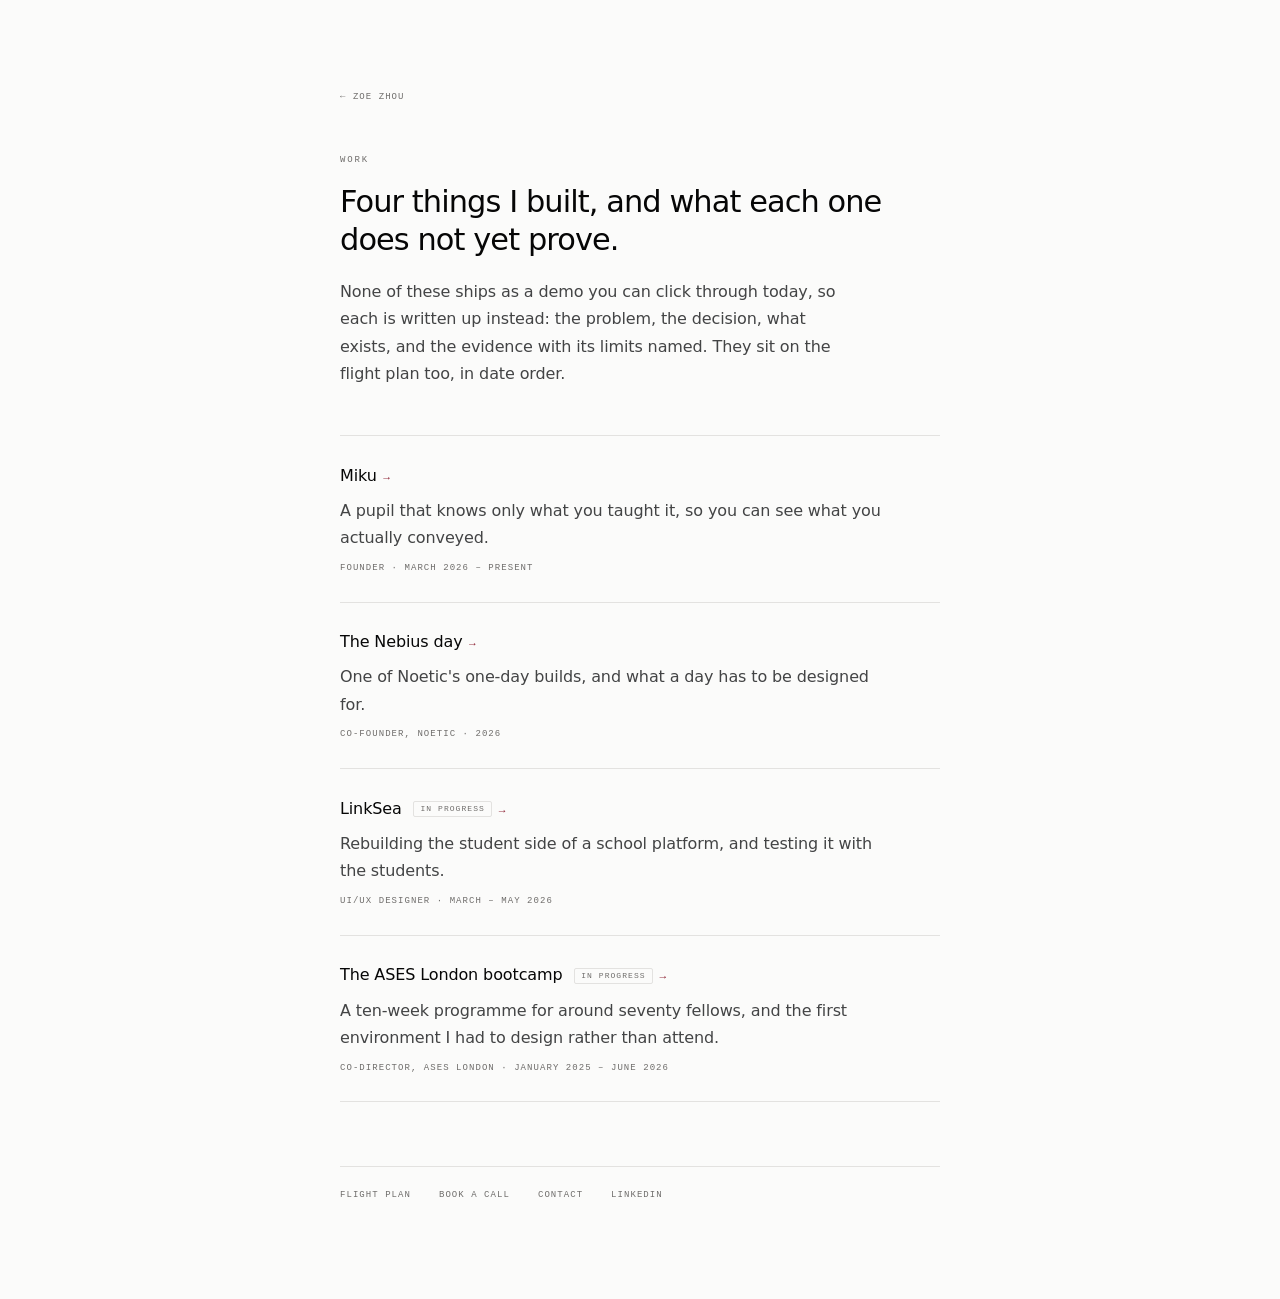
<file: work/index.html>
<!doctype html>
<html lang="en">
<head>
<meta charset="utf-8">
<meta name="viewport" content="width=device-width, initial-scale=1, viewport-fit=cover">
<title>Work &middot; Zoe Zhou</title>
<meta name="description" content="Case studies on the learning tools and learning environments Zoe Zhou has built: Miku, The Nebius day, LinkSea, The ASES London bootcamp.">
<meta name="theme-color" content="#fbfbfa" media="(prefers-color-scheme: light)">
<meta name="theme-color" content="#191817" media="(prefers-color-scheme: dark)">
<link rel="icon" href="/favicon.svg">
<link rel="canonical" href="https://zoezhouyt.com/work">
<meta property="og:url" content="https://zoezhouyt.com/work">
<meta property="og:type" content="website">
<meta property="og:site_name" content="Zoe Zhou">
<meta property="og:title" content="Work &middot; Zoe Zhou">
<meta property="og:description" content="Case studies on the learning tools and learning environments Zoe Zhou has built: Miku, The Nebius day, LinkSea, The ASES London bootcamp.">
<meta name="twitter:card" content="summary">
<link rel="stylesheet" href="/assets/work.css">
</head>
<body>
<main class="wrap">
  <a class="back" href="/">&larr; Zoe Zhou</a>

  <header class="hero">
    <p class="kicker">Work</p>
    <h1>Four things I built, and what each one does not yet prove.</h1>
    <p class="sub">None of these ships as a demo you can click through today, so each is
    written up instead: the problem, the decision, what exists, and the evidence with its
    limits named. They sit on the flight plan too, in date order.</p>
  </header>

  <ul class="worklist">
    <li>
      <a href="/work/miku">
        <h2>Miku</h2>
        <p class="sub">A pupil that knows only what you taught it, so you can see what you actually conveyed.</p>
        <p class="meta">Founder &middot; March 2026 – present</p>
      </a>
    </li>
    <li>
      <a href="/work/nebius">
        <h2>The Nebius day</h2>
        <p class="sub">One of Noetic's one-day builds, and what a day has to be designed for.</p>
        <p class="meta">Co-founder, Noetic &middot; 2026</p>
      </a>
    </li>
    <li>
      <a href="/work/linksea">
        <h2>LinkSea <span class="tag">In progress</span></h2>
        <p class="sub">Rebuilding the student side of a school platform, and testing it with the students.</p>
        <p class="meta">UI/UX designer &middot; March – May 2026</p>
      </a>
    </li>
    <li>
      <a href="/work/ases-bootcamp">
        <h2>The ASES London bootcamp <span class="tag">In progress</span></h2>
        <p class="sub">A ten-week programme for around seventy fellows, and the first environment I had to design rather than attend.</p>
        <p class="meta">Co-director, ASES London &middot; January 2025 – June 2026</p>
      </a>
    </li>
  </ul>

  <footer class="end">
    <a href="/#flight-plan">Flight plan</a>
    <a href="https://calendly.com/zoezhou0912/call-with-zoe" rel="noopener noreferrer">Book a call</a>
    <a href="/#contact">Contact</a>
    <a href="https://www.linkedin.com/in/zoezhouyt912/" rel="noopener noreferrer">LinkedIn</a>
  </footer>
</main>
</body>
</html>
</file>
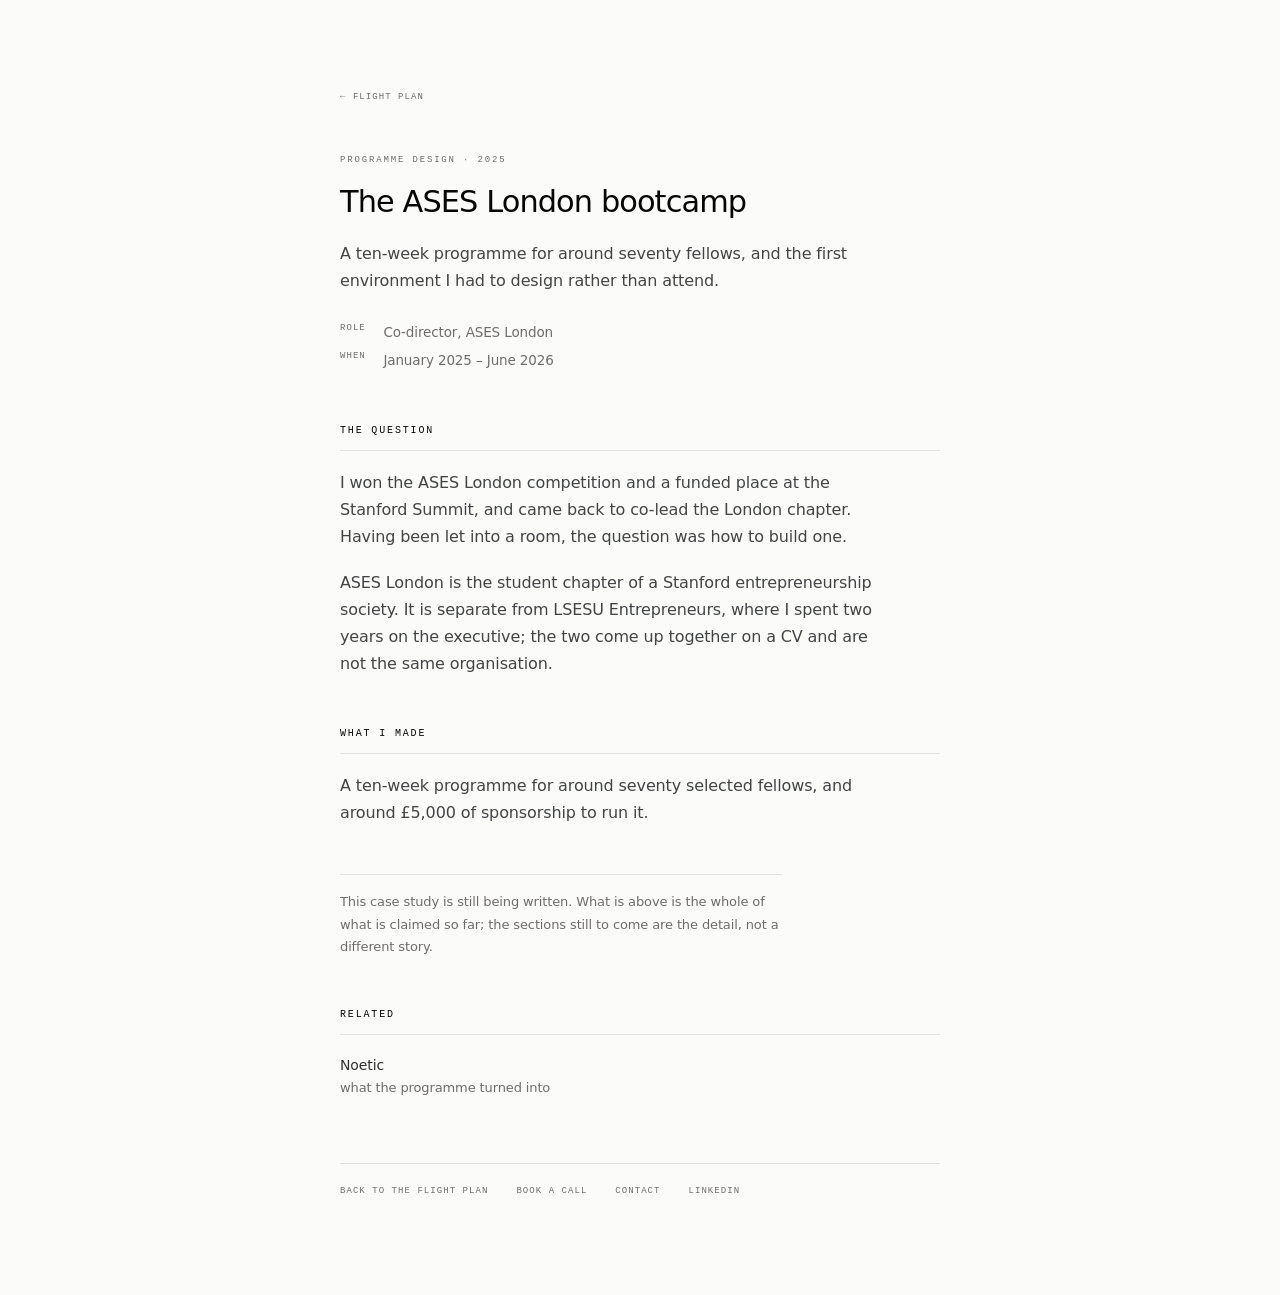
<file: work/ases-bootcamp/index.html>
<!doctype html>
<html lang="en">
<head>
<meta charset="utf-8">
<meta name="viewport" content="width=device-width, initial-scale=1, viewport-fit=cover">
<title>The ASES London bootcamp &middot; Zoe Zhou</title>
<meta name="description" content="Zoe Zhou's case study on designing a ten-week entrepreneurship bootcamp for around seventy selected fellows with ASES London.">
<meta name="robots" content="noindex">
<meta name="theme-color" content="#fbfbfa" media="(prefers-color-scheme: light)">
<meta name="theme-color" content="#191817" media="(prefers-color-scheme: dark)">
<link rel="icon" href="/favicon.svg">
<link rel="canonical" href="https://zoezhouyt.com/work/ases-bootcamp">
<meta property="og:url" content="https://zoezhouyt.com/work/ases-bootcamp">
<meta property="og:type" content="article">
<meta property="og:site_name" content="Zoe Zhou">
<meta property="og:title" content="The ASES London bootcamp &middot; Zoe Zhou">
<meta property="og:description" content="Zoe Zhou's case study on designing a ten-week entrepreneurship bootcamp for around seventy selected fellows with ASES London.">
<meta name="twitter:card" content="summary">
<link rel="stylesheet" href="/assets/work.css">
</head>
<body>
<main class="wrap">
  <a class="back" href="/#experience-ases">&larr; Flight plan</a>

  <header class="hero">
    <p class="kicker">Programme design &middot; 2025</p>
    <h1>The ASES London bootcamp</h1>
    <p class="sub">A ten-week programme for around seventy fellows, and the first environment I had to design rather than attend.</p>
    <dl class="facts">
      <dt>Role</dt><dd>Co-director, ASES London</dd>
      <dt>When</dt><dd>January 2025 – June 2026</dd>
    </dl>
  </header>

  <section class="cs" id="question">
    <h2>The question</h2>
    <p>I won the ASES London competition and a funded place at the Stanford Summit, and came back to co-lead the London chapter. Having been let into a room, the question was how to build one.</p>
    <p>ASES London is the student chapter of a Stanford entrepreneurship society. It is separate from LSESU Entrepreneurs, where I spent two years on the executive; the two come up together on a CV and are not the same organisation.</p>
  </section>

  <section class="cs" id="made">
    <h2>What I made</h2>
    <p>A ten-week programme for around seventy selected fellows, and around £5,000 of sponsorship to run it.</p>
  </section>

  <p class="wip">This case study is still being written. What is above is the whole of what is
  claimed so far; the sections still to come are the detail, not a different story.</p>
  <nav class="related" aria-label="Related work">
    <h2>Related</h2>
    <ul>
      <li><a href="/work/nebius">Noetic</a><span>what the programme turned into</span></li>
    </ul>
  </nav>

  <footer class="end">
    <a href="/#flight-plan">Back to the flight plan</a>
    <a href="https://calendly.com/zoezhou0912/call-with-zoe" rel="noopener noreferrer">Book a call</a>
    <a href="/#contact">Contact</a>
    <a href="https://www.linkedin.com/in/zoezhouyt912/" rel="noopener noreferrer">LinkedIn</a>
  </footer>
</main>
</body>
</html>
</file>
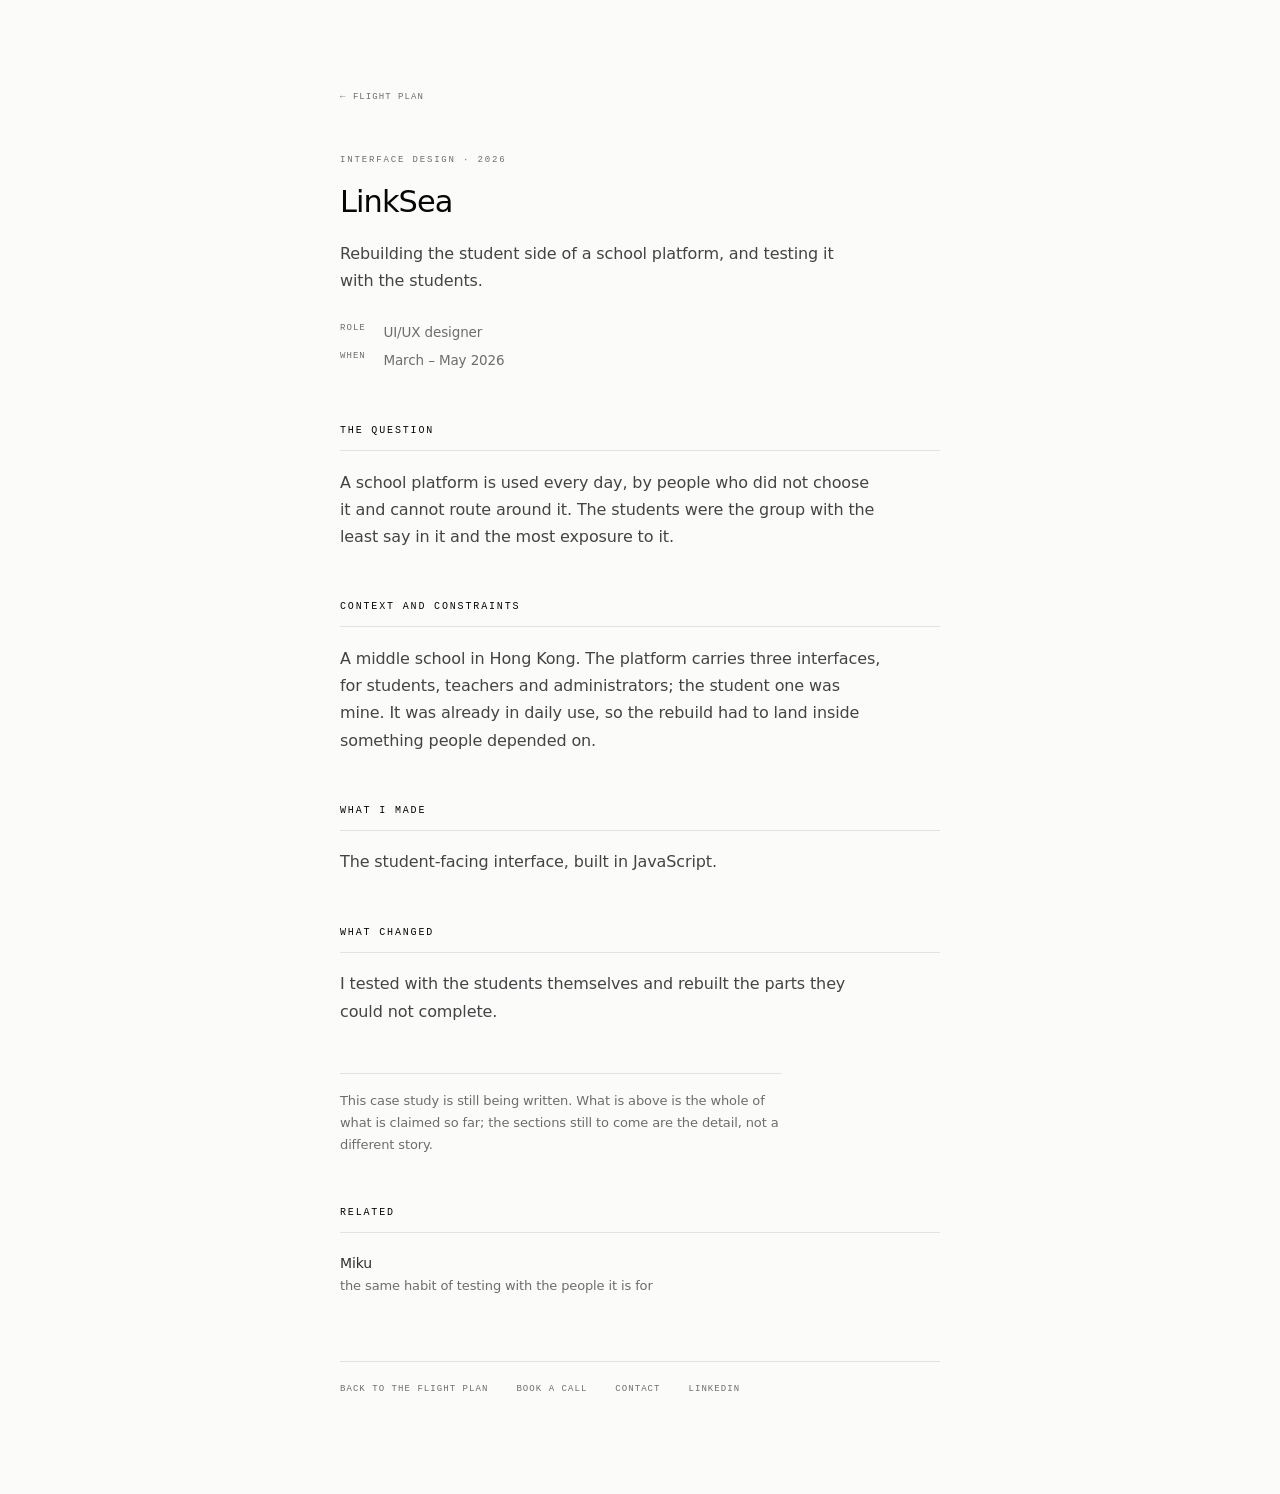
<file: work/linksea/index.html>
<!doctype html>
<html lang="en">
<head>
<meta charset="utf-8">
<meta name="viewport" content="width=device-width, initial-scale=1, viewport-fit=cover">
<title>LinkSea &middot; Zoe Zhou</title>
<meta name="description" content="Zoe Zhou's case study on rebuilding the student interface of a school workflow platform used daily at a middle school in Hong Kong.">
<meta name="robots" content="noindex">
<meta name="theme-color" content="#fbfbfa" media="(prefers-color-scheme: light)">
<meta name="theme-color" content="#191817" media="(prefers-color-scheme: dark)">
<link rel="icon" href="/favicon.svg">
<link rel="canonical" href="https://zoezhouyt.com/work/linksea">
<meta property="og:url" content="https://zoezhouyt.com/work/linksea">
<meta property="og:type" content="article">
<meta property="og:site_name" content="Zoe Zhou">
<meta property="og:title" content="LinkSea &middot; Zoe Zhou">
<meta property="og:description" content="Zoe Zhou's case study on rebuilding the student interface of a school workflow platform used daily at a middle school in Hong Kong.">
<meta name="twitter:card" content="summary">
<link rel="stylesheet" href="/assets/work.css">
</head>
<body>
<main class="wrap">
  <a class="back" href="/#experience-linksea">&larr; Flight plan</a>

  <header class="hero">
    <p class="kicker">Interface design &middot; 2026</p>
    <h1>LinkSea</h1>
    <p class="sub">Rebuilding the student side of a school platform, and testing it with the students.</p>
    <dl class="facts">
      <dt>Role</dt><dd>UI/UX designer</dd>
      <dt>When</dt><dd>March – May 2026</dd>
    </dl>
  </header>

  <section class="cs" id="question">
    <h2>The question</h2>
    <p>A school platform is used every day, by people who did not choose it and cannot route around it. The students were the group with the least say in it and the most exposure to it.</p>
  </section>

  <section class="cs" id="context">
    <h2>Context and constraints</h2>
    <p>A middle school in Hong Kong. The platform carries three interfaces, for students, teachers and administrators; the student one was mine. It was already in daily use, so the rebuild had to land inside something people depended on.</p>
  </section>

  <section class="cs" id="made">
    <h2>What I made</h2>
    <p>The student-facing interface, built in JavaScript.</p>
  </section>

  <section class="cs" id="iterations">
    <h2>What changed</h2>
    <p>I tested with the students themselves and rebuilt the parts they could not complete.</p>
  </section>

  <p class="wip">This case study is still being written. What is above is the whole of what is
  claimed so far; the sections still to come are the detail, not a different story.</p>
  <nav class="related" aria-label="Related work">
    <h2>Related</h2>
    <ul>
      <li><a href="/work/miku">Miku</a><span>the same habit of testing with the people it is for</span></li>
    </ul>
  </nav>

  <footer class="end">
    <a href="/#flight-plan">Back to the flight plan</a>
    <a href="https://calendly.com/zoezhou0912/call-with-zoe" rel="noopener noreferrer">Book a call</a>
    <a href="/#contact">Contact</a>
    <a href="https://www.linkedin.com/in/zoezhouyt912/" rel="noopener noreferrer">LinkedIn</a>
  </footer>
</main>
</body>
</html>
</file>
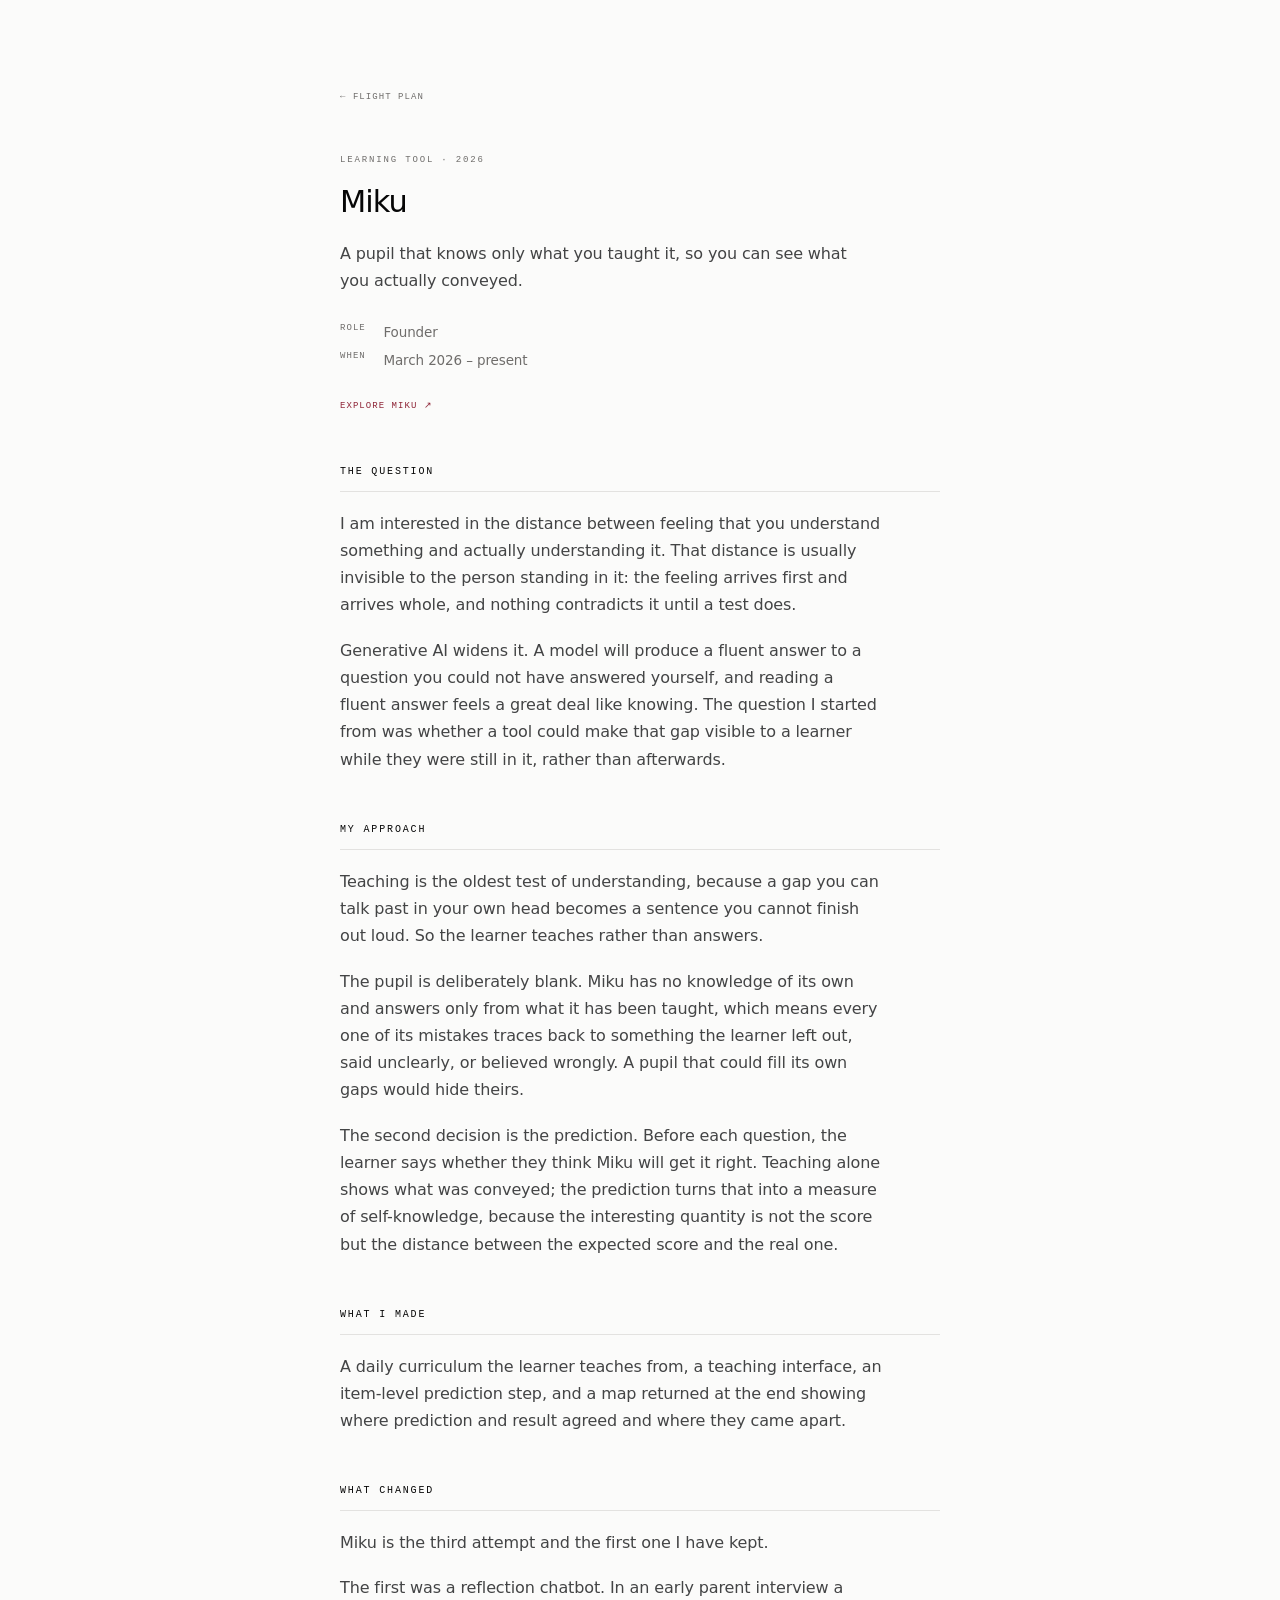
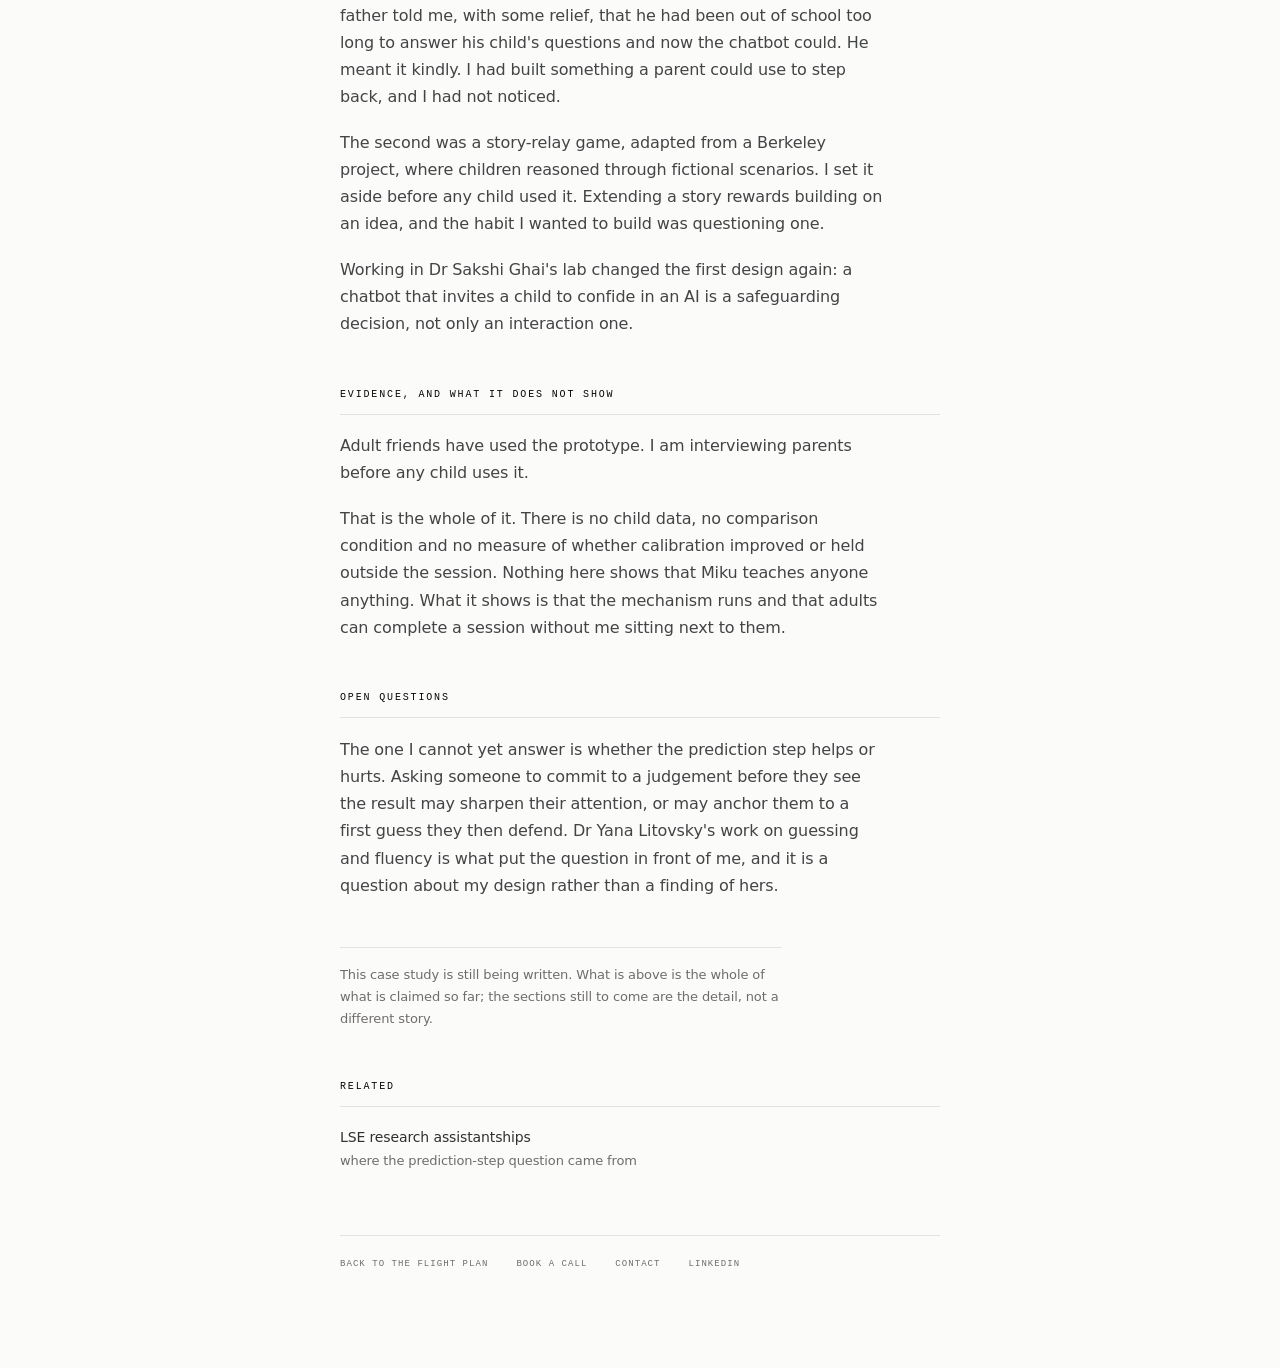
<file: work/miku/index.html>
<!doctype html>
<html lang="en">
<head>
<meta charset="utf-8">
<meta name="viewport" content="width=device-width, initial-scale=1, viewport-fit=cover">
<title>Miku &middot; Zoe Zhou</title>
<meta name="description" content="Miku is a teachable AI pupil. The learner teaches it, predicts what it will get right, and sees the gap. Zoe Zhou's case study on the design and its current limits.">
<meta name="theme-color" content="#fbfbfa" media="(prefers-color-scheme: light)">
<meta name="theme-color" content="#191817" media="(prefers-color-scheme: dark)">
<link rel="icon" href="/favicon.svg">
<link rel="canonical" href="https://zoezhouyt.com/work/miku">
<meta property="og:url" content="https://zoezhouyt.com/work/miku">
<meta property="og:type" content="article">
<meta property="og:site_name" content="Zoe Zhou">
<meta property="og:title" content="Miku &middot; Zoe Zhou">
<meta property="og:description" content="Miku is a teachable AI pupil. The learner teaches it, predicts what it will get right, and sees the gap. Zoe Zhou's case study on the design and its current limits.">
<meta name="twitter:card" content="summary">
<link rel="stylesheet" href="/assets/work.css">
</head>
<body>
<main class="wrap">
  <a class="back" href="/#experience-miku">&larr; Flight plan</a>

  <header class="hero">
    <p class="kicker">Learning tool &middot; 2026</p>
    <h1>Miku</h1>
    <p class="sub">A pupil that knows only what you taught it, so you can see what you actually conveyed.</p>
    <dl class="facts">
      <dt>Role</dt><dd>Founder</dd>
      <dt>When</dt><dd>March 2026 – present</dd>
    </dl>
    <p class="xp-links"><a class="cta out" href="https://www.mikulearnbyteach.com/" rel="noopener noreferrer">Explore Miku</a></p>
  </header>

  <section class="cs" id="question">
    <h2>The question</h2>
    <p>I am interested in the distance between feeling that you understand something and actually understanding it. That distance is usually invisible to the person standing in it: the feeling arrives first and arrives whole, and nothing contradicts it until a test does.</p>
    <p>Generative AI widens it. A model will produce a fluent answer to a question you could not have answered yourself, and reading a fluent answer feels a great deal like knowing. The question I started from was whether a tool could make that gap visible to a learner while they were still in it, rather than afterwards.</p>
  </section>

  <section class="cs" id="approach">
    <h2>My approach</h2>
    <p>Teaching is the oldest test of understanding, because a gap you can talk past in your own head becomes a sentence you cannot finish out loud. So the learner teaches rather than answers.</p>
    <p>The pupil is deliberately blank. Miku has no knowledge of its own and answers only from what it has been taught, which means every one of its mistakes traces back to something the learner left out, said unclearly, or believed wrongly. A pupil that could fill its own gaps would hide theirs.</p>
    <p>The second decision is the prediction. Before each question, the learner says whether they think Miku will get it right. Teaching alone shows what was conveyed; the prediction turns that into a measure of self-knowledge, because the interesting quantity is not the score but the distance between the expected score and the real one.</p>
  </section>

  <section class="cs" id="made">
    <h2>What I made</h2>
    <p>A daily curriculum the learner teaches from, a teaching interface, an item-level prediction step, and a map returned at the end showing where prediction and result agreed and where they came apart.</p>
  </section>

  <section class="cs" id="iterations">
    <h2>What changed</h2>
    <p>Miku is the third attempt and the first one I have kept.</p>
    <p>The first was a reflection chatbot. In an early parent interview a father told me, with some relief, that he had been out of school too long to answer his child's questions and now the chatbot could. He meant it kindly. I had built something a parent could use to step back, and I had not noticed.</p>
    <p>The second was a story-relay game, adapted from a Berkeley project, where children reasoned through fictional scenarios. I set it aside before any child used it. Extending a story rewards building on an idea, and the habit I wanted to build was questioning one.</p>
    <p>Working in Dr Sakshi Ghai's lab changed the first design again: a chatbot that invites a child to confide in an AI is a safeguarding decision, not only an interaction one.</p>
  </section>

  <section class="cs" id="evidence">
    <h2>Evidence, and what it does not show</h2>
    <p>Adult friends have used the prototype. I am interviewing parents before any child uses it.</p>
    <p>That is the whole of it. There is no child data, no comparison condition and no measure of whether calibration improved or held outside the session. Nothing here shows that Miku teaches anyone anything. What it shows is that the mechanism runs and that adults can complete a session without me sitting next to them.</p>
  </section>

  <section class="cs" id="learned">
    <h2>Open questions</h2>
    <p>The one I cannot yet answer is whether the prediction step helps or hurts. Asking someone to commit to a judgement before they see the result may sharpen their attention, or may anchor them to a first guess they then defend. Dr Yana Litovsky's work on guessing and fluency is what put the question in front of me, and it is a question about my design rather than a finding of hers.</p>
  </section>

  <p class="wip">This case study is still being written. What is above is the whole of what is
  claimed so far; the sections still to come are the detail, not a different story.</p>
  <nav class="related" aria-label="Related work">
    <h2>Related</h2>
    <ul>
      <li><a href="/#experience-lse">LSE research assistantships</a><span>where the prediction-step question came from</span></li>
    </ul>
  </nav>

  <footer class="end">
    <a href="/#flight-plan">Back to the flight plan</a>
    <a href="https://calendly.com/zoezhou0912/call-with-zoe" rel="noopener noreferrer">Book a call</a>
    <a href="/#contact">Contact</a>
    <a href="https://www.linkedin.com/in/zoezhouyt912/" rel="noopener noreferrer">LinkedIn</a>
  </footer>
</main>
</body>
</html>
</file>
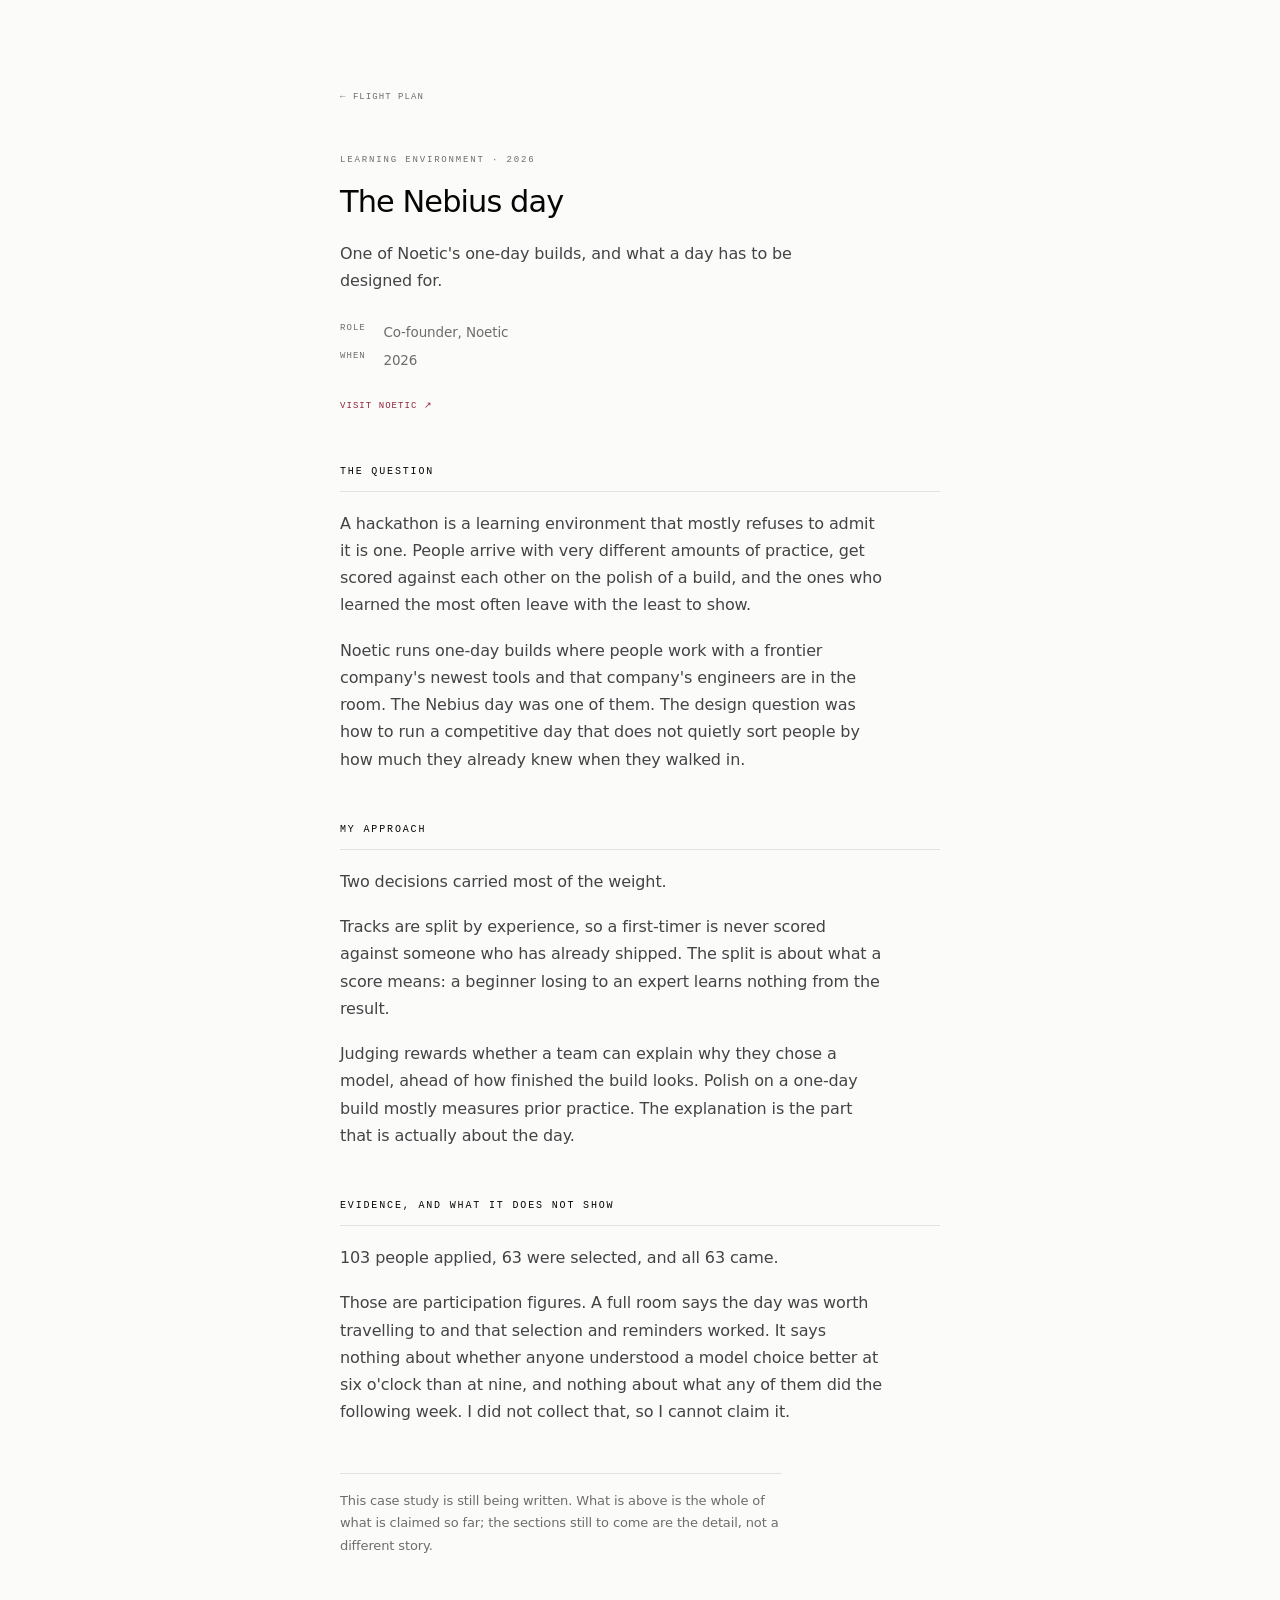
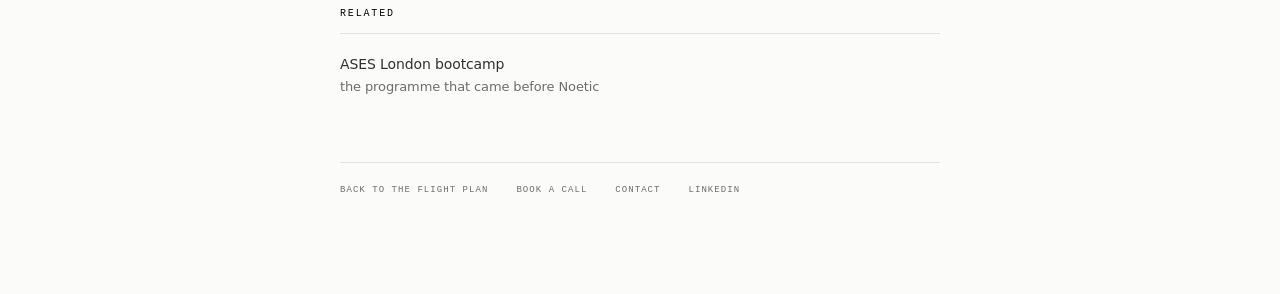
<file: work/nebius/index.html>
<!doctype html>
<html lang="en">
<head>
<meta charset="utf-8">
<meta name="viewport" content="width=device-width, initial-scale=1, viewport-fit=cover">
<title>The Nebius day &middot; Zoe Zhou</title>
<meta name="description" content="A one-day Noetic build with Nebius: how the tracks and judging were designed, the participation figures, and what those figures do not show.">
<meta name="theme-color" content="#fbfbfa" media="(prefers-color-scheme: light)">
<meta name="theme-color" content="#191817" media="(prefers-color-scheme: dark)">
<link rel="icon" href="/favicon.svg">
<link rel="canonical" href="https://zoezhouyt.com/work/nebius">
<meta property="og:url" content="https://zoezhouyt.com/work/nebius">
<meta property="og:type" content="article">
<meta property="og:site_name" content="Zoe Zhou">
<meta property="og:title" content="The Nebius day &middot; Zoe Zhou">
<meta property="og:description" content="A one-day Noetic build with Nebius: how the tracks and judging were designed, the participation figures, and what those figures do not show.">
<meta name="twitter:card" content="summary">
<link rel="stylesheet" href="/assets/work.css">
</head>
<body>
<main class="wrap">
  <a class="back" href="/#experience-noetic">&larr; Flight plan</a>

  <header class="hero">
    <p class="kicker">Learning environment &middot; 2026</p>
    <h1>The Nebius day</h1>
    <p class="sub">One of Noetic's one-day builds, and what a day has to be designed for.</p>
    <dl class="facts">
      <dt>Role</dt><dd>Co-founder, Noetic</dd>
      <dt>When</dt><dd>2026</dd>
    </dl>
    <p class="xp-links"><a class="cta out" href="https://www.mynoetic.com/" rel="noopener noreferrer">Visit Noetic</a></p>
  </header>

  <section class="cs" id="question">
    <h2>The question</h2>
    <p>A hackathon is a learning environment that mostly refuses to admit it is one. People arrive with very different amounts of practice, get scored against each other on the polish of a build, and the ones who learned the most often leave with the least to show.</p>
    <p>Noetic runs one-day builds where people work with a frontier company's newest tools and that company's engineers are in the room. The Nebius day was one of them. The design question was how to run a competitive day that does not quietly sort people by how much they already knew when they walked in.</p>
  </section>

  <section class="cs" id="approach">
    <h2>My approach</h2>
    <p>Two decisions carried most of the weight.</p>
    <p>Tracks are split by experience, so a first-timer is never scored against someone who has already shipped. The split is about what a score means: a beginner losing to an expert learns nothing from the result.</p>
    <p>Judging rewards whether a team can explain why they chose a model, ahead of how finished the build looks. Polish on a one-day build mostly measures prior practice. The explanation is the part that is actually about the day.</p>
  </section>

  <section class="cs" id="evidence">
    <h2>Evidence, and what it does not show</h2>
    <p>103 people applied, 63 were selected, and all 63 came.</p>
    <p>Those are participation figures. A full room says the day was worth travelling to and that selection and reminders worked. It says nothing about whether anyone understood a model choice better at six o'clock than at nine, and nothing about what any of them did the following week. I did not collect that, so I cannot claim it.</p>
  </section>

  <p class="wip">This case study is still being written. What is above is the whole of what is
  claimed so far; the sections still to come are the detail, not a different story.</p>
  <nav class="related" aria-label="Related work">
    <h2>Related</h2>
    <ul>
      <li><a href="/work/ases-bootcamp">ASES London bootcamp</a><span>the programme that came before Noetic</span></li>
    </ul>
  </nav>

  <footer class="end">
    <a href="/#flight-plan">Back to the flight plan</a>
    <a href="https://calendly.com/zoezhou0912/call-with-zoe" rel="noopener noreferrer">Book a call</a>
    <a href="/#contact">Contact</a>
    <a href="https://www.linkedin.com/in/zoezhouyt912/" rel="noopener noreferrer">LinkedIn</a>
  </footer>
</main>
</body>
</html>
</file>
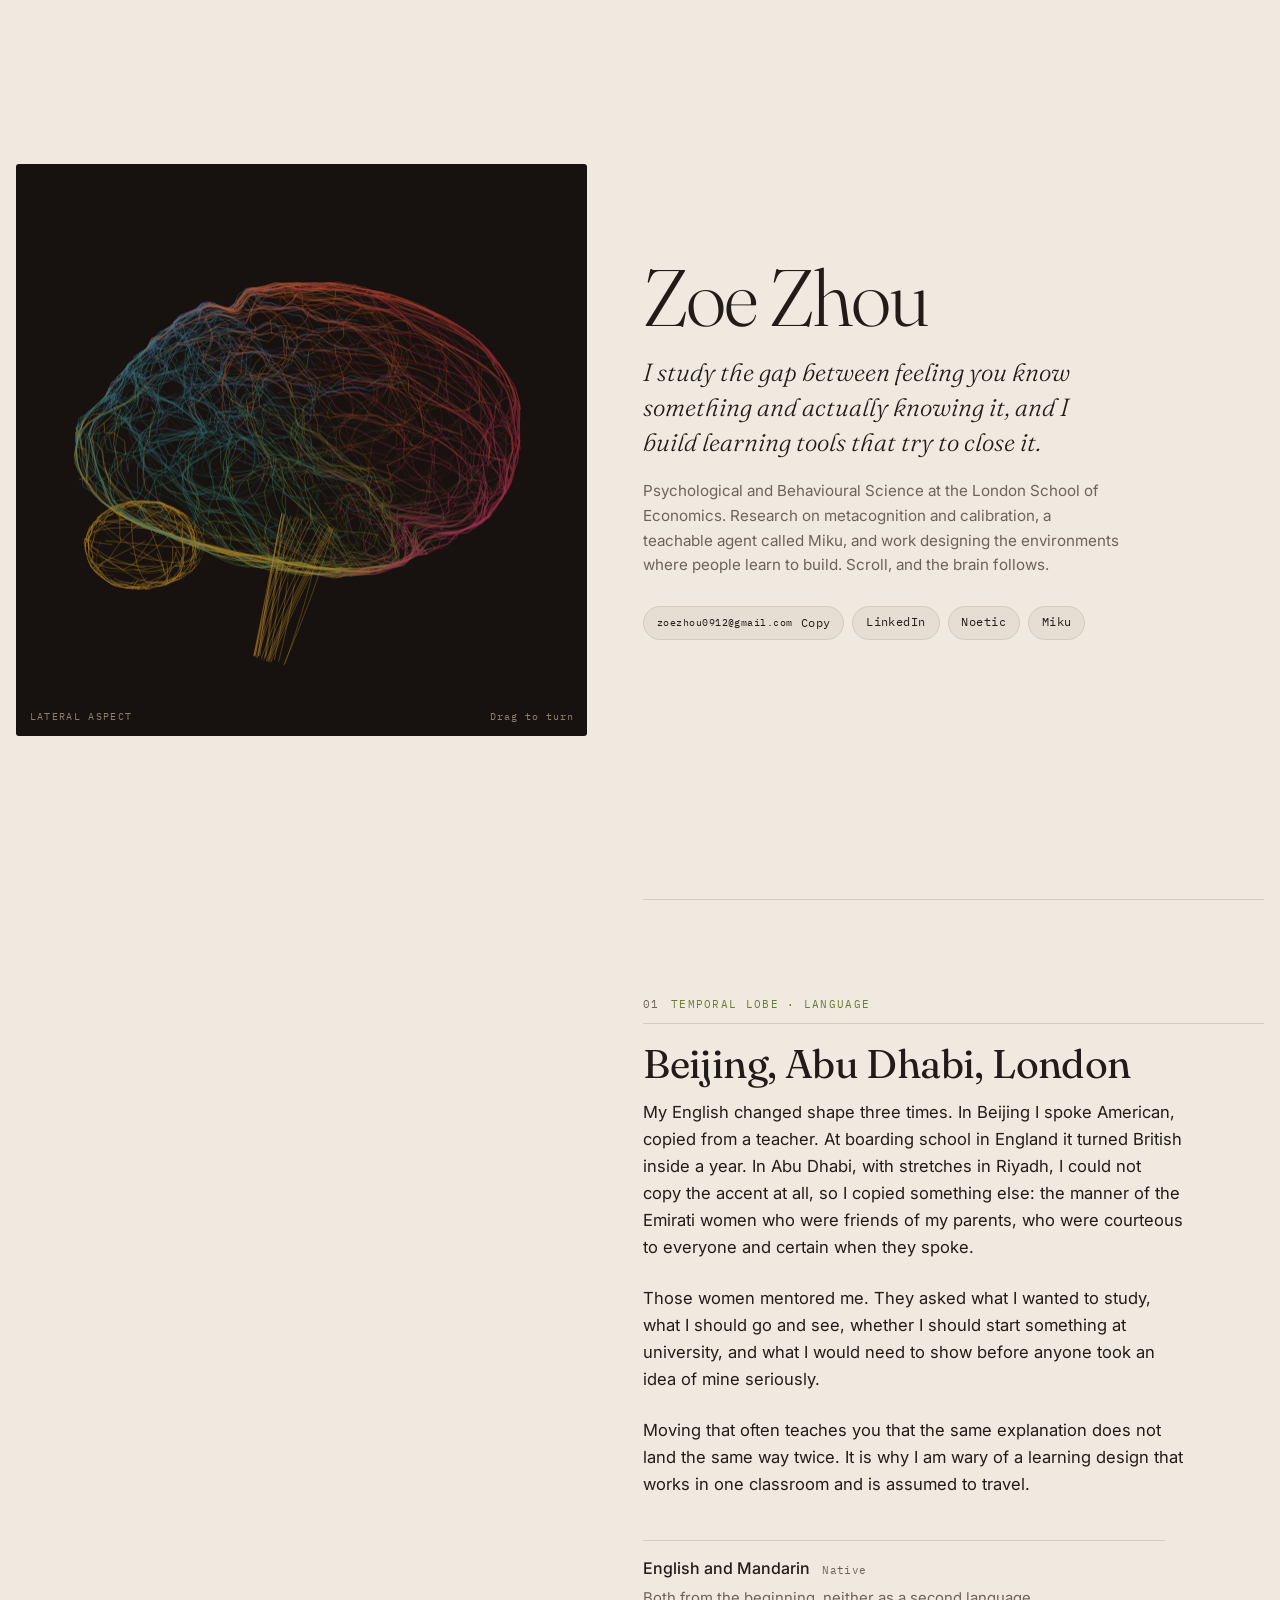
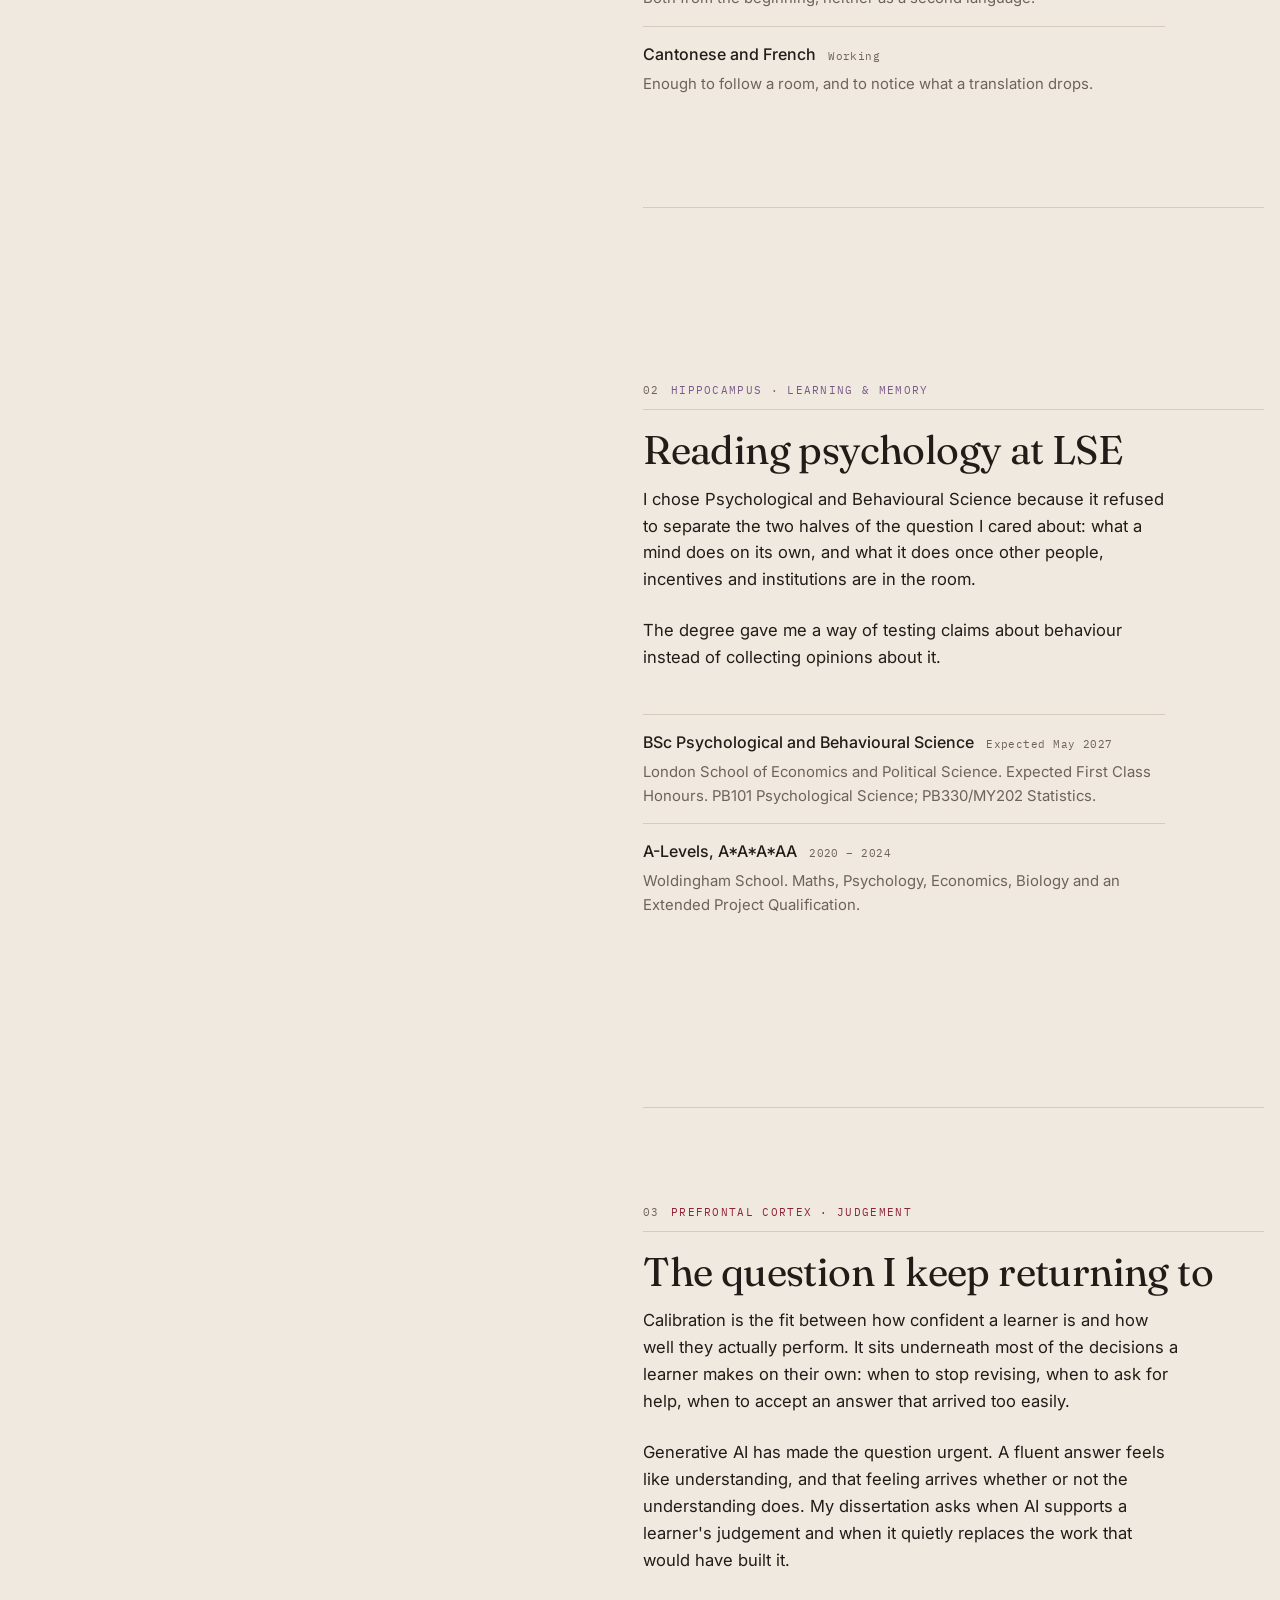
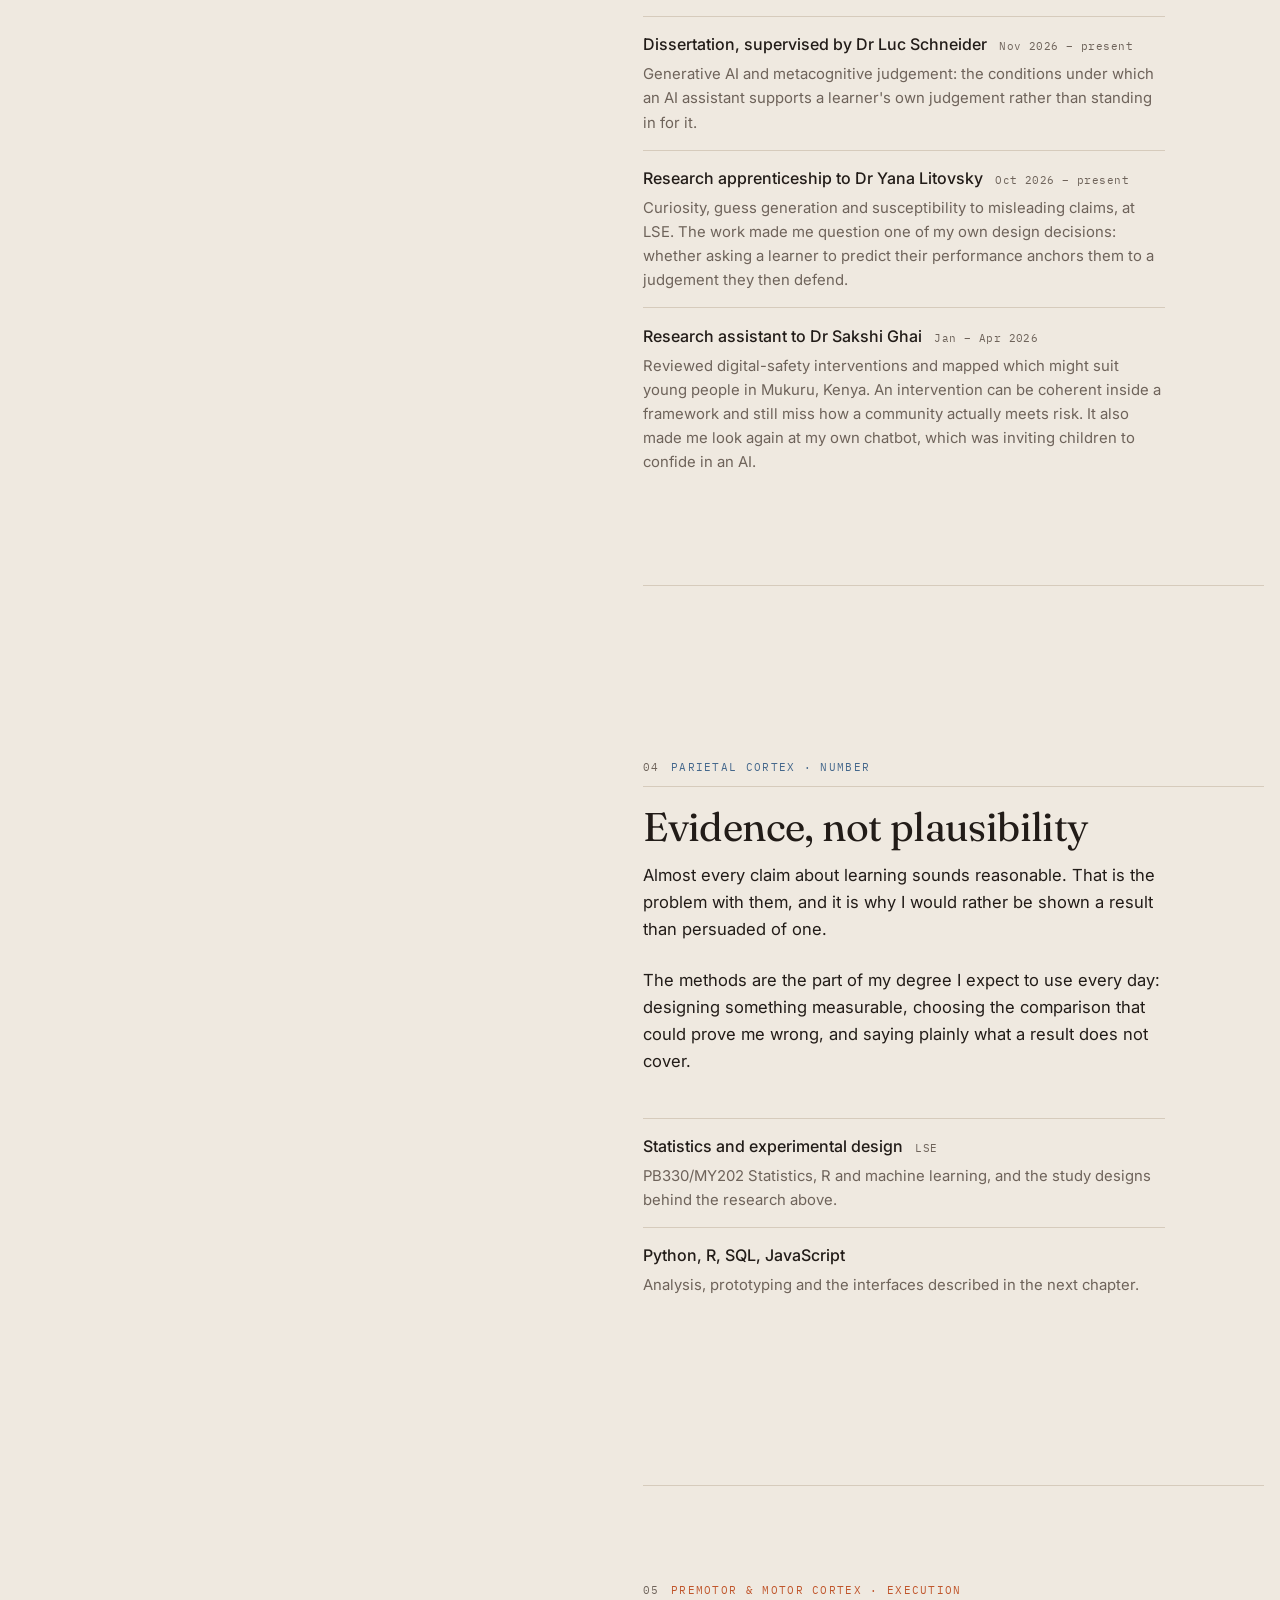
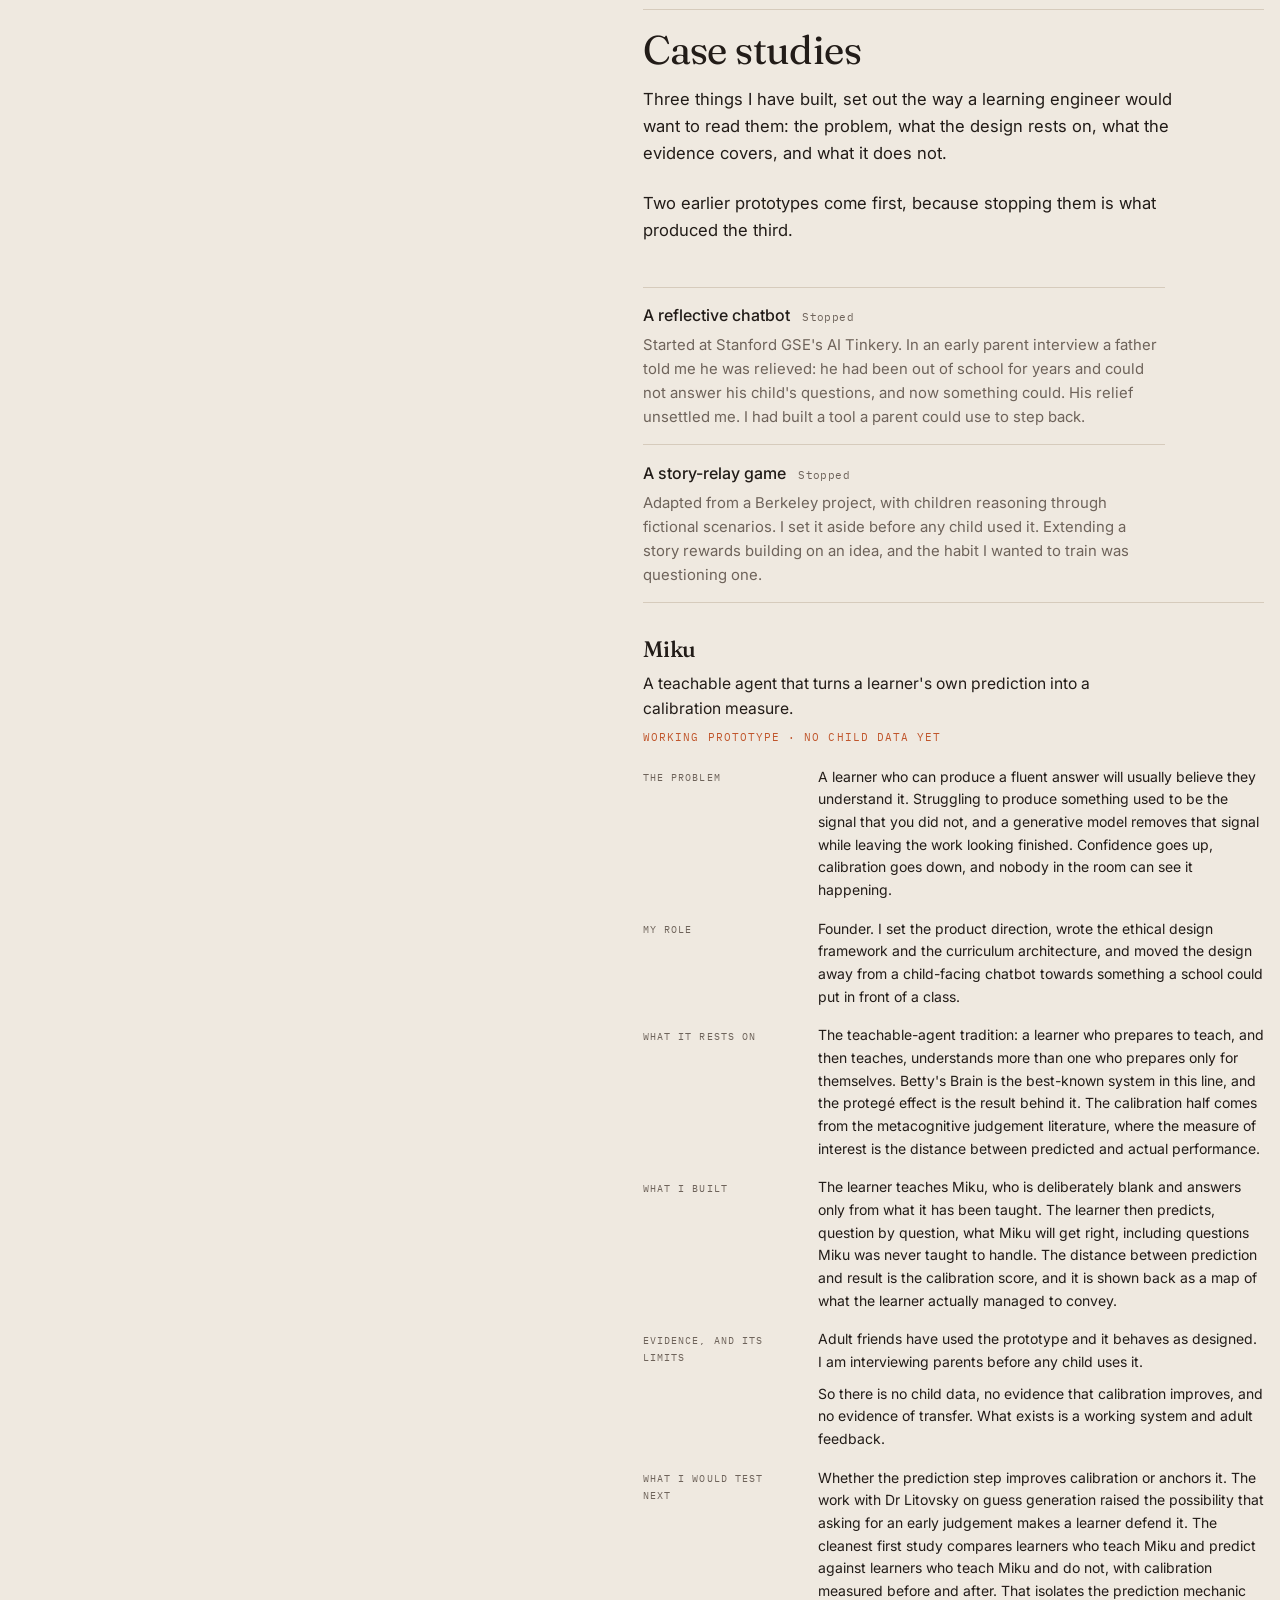
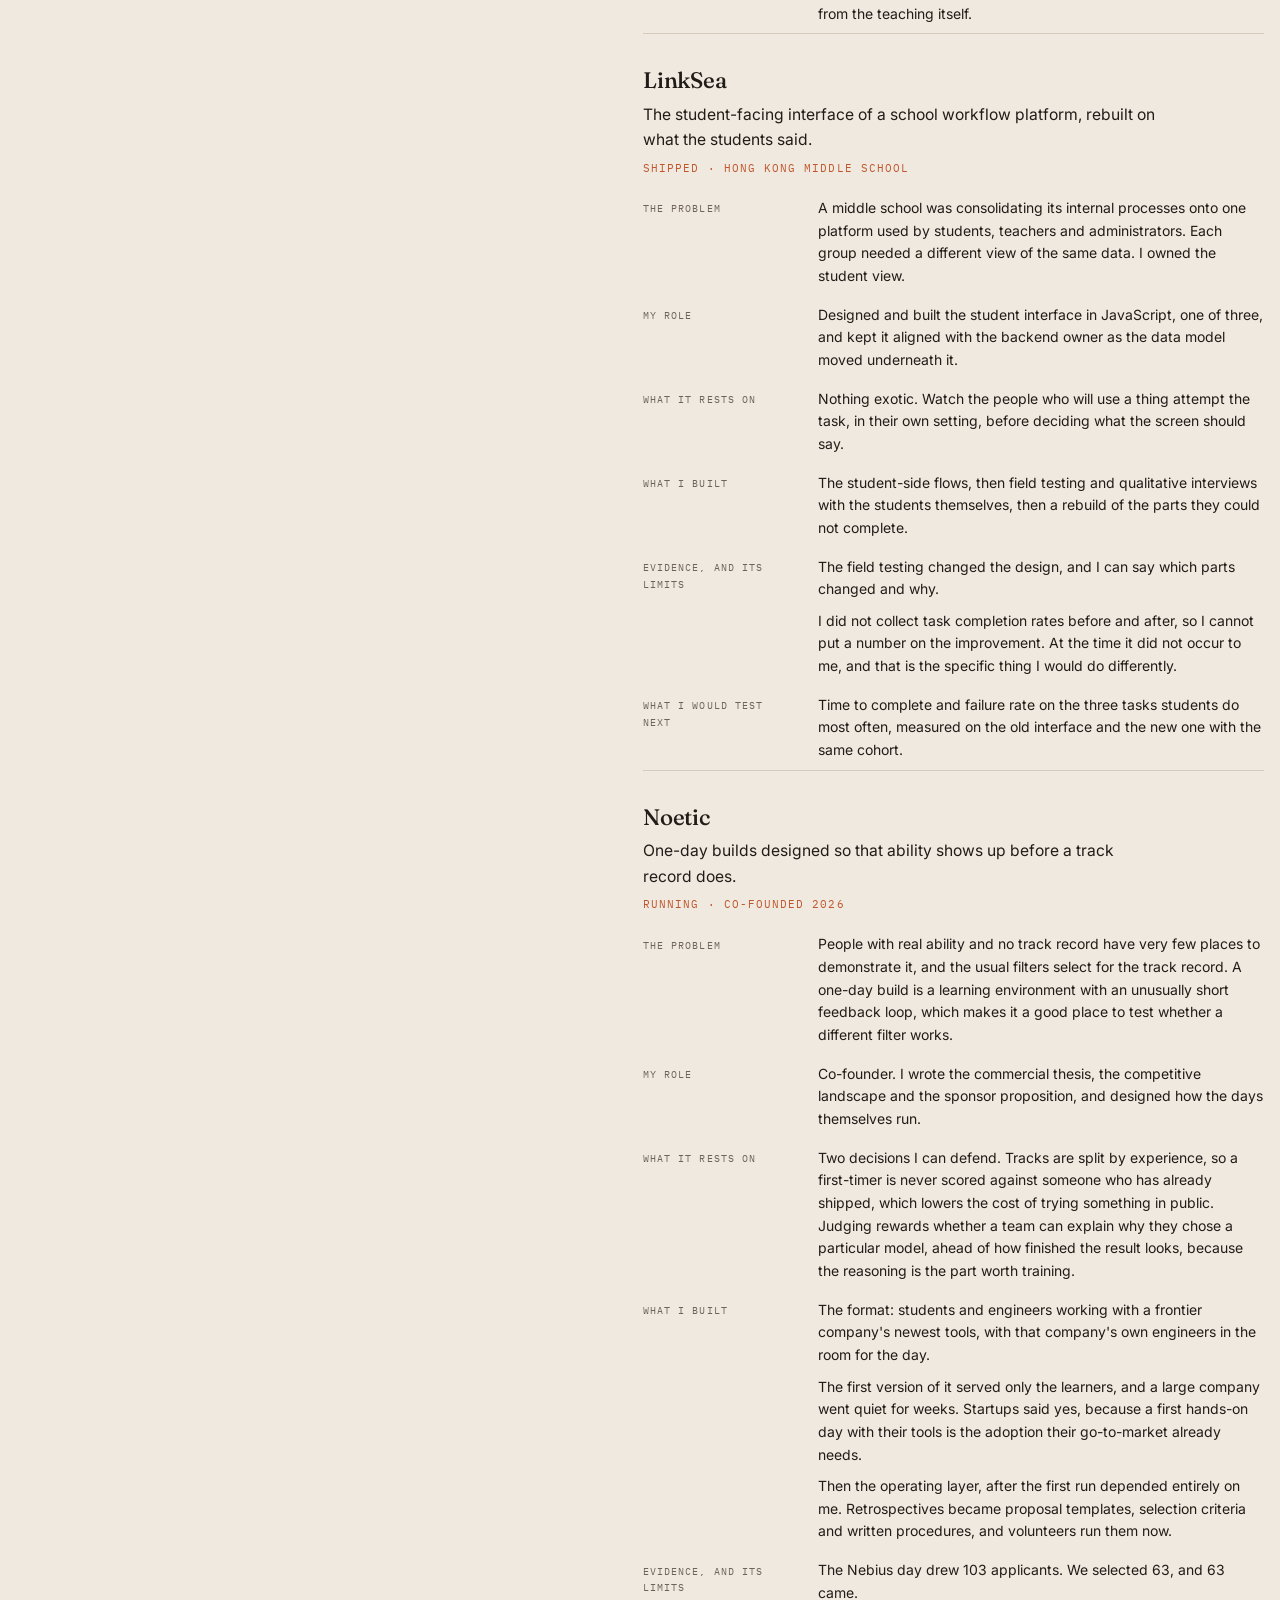
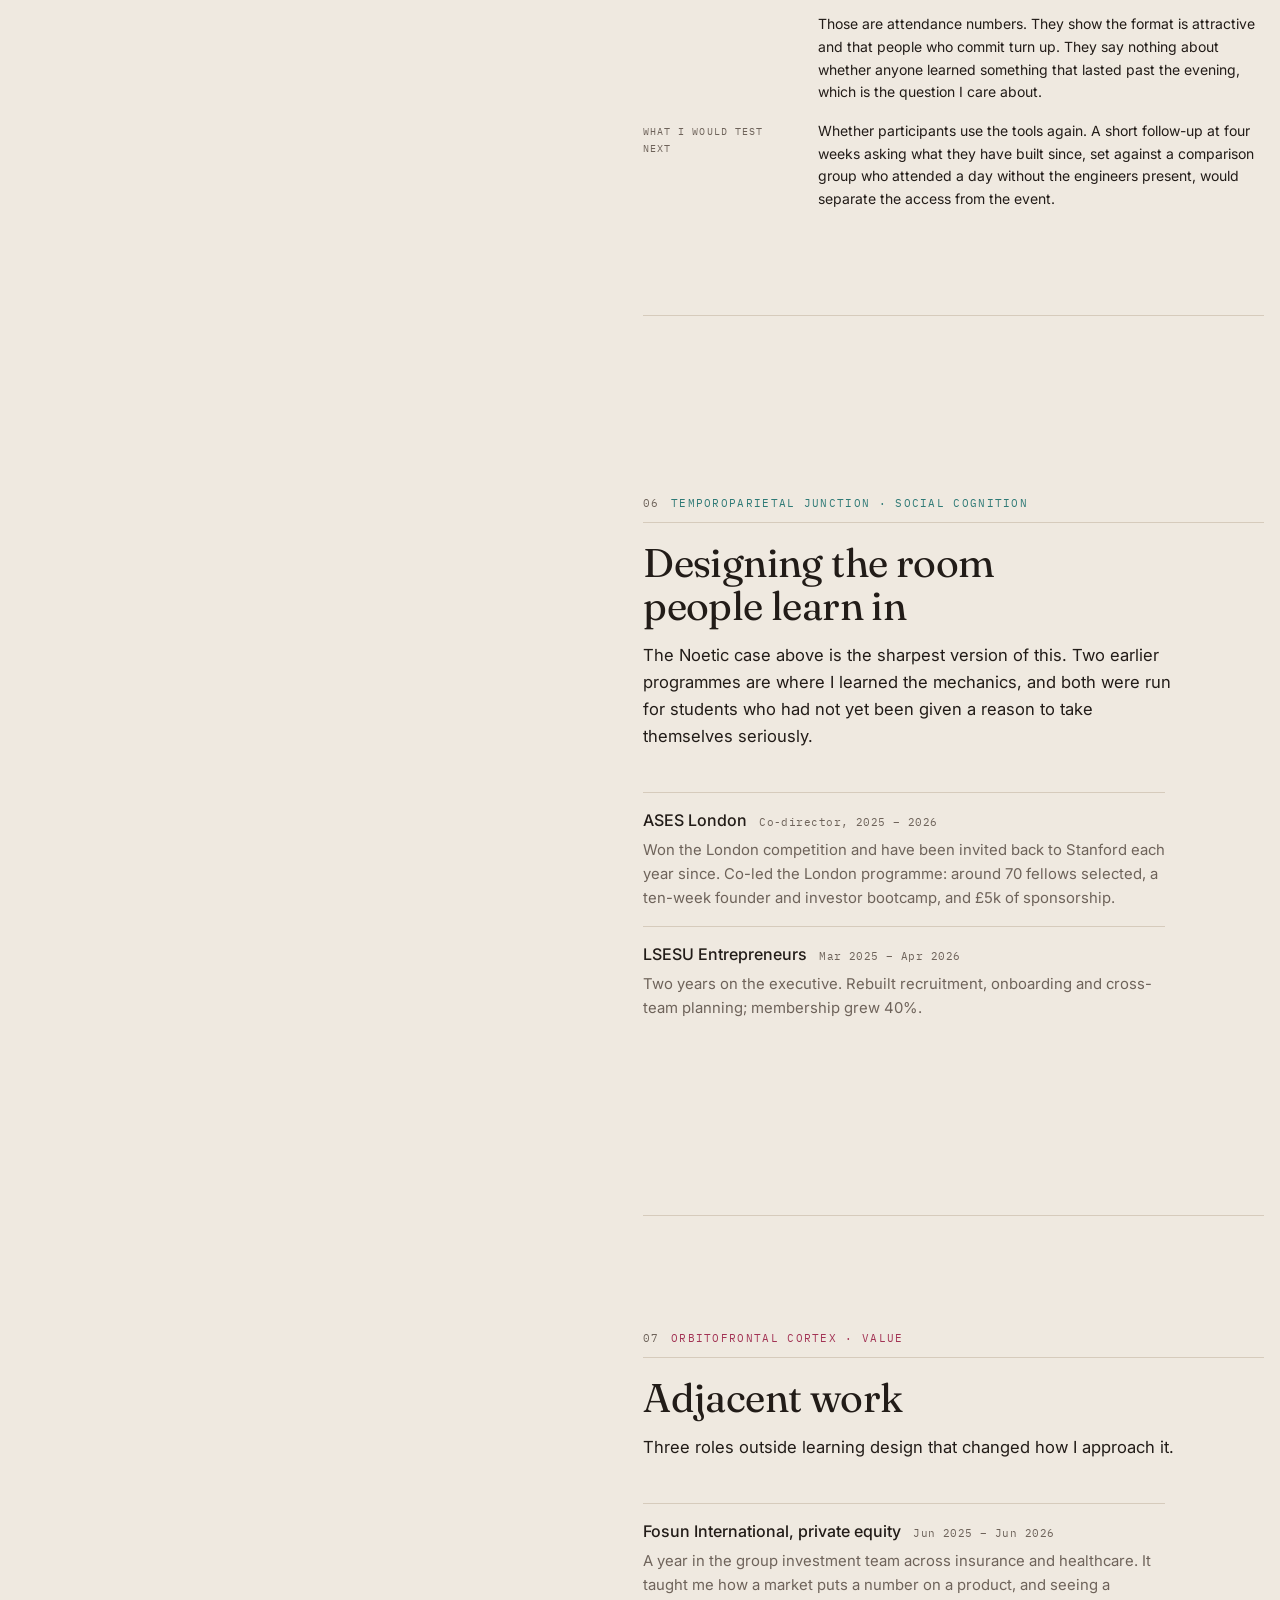
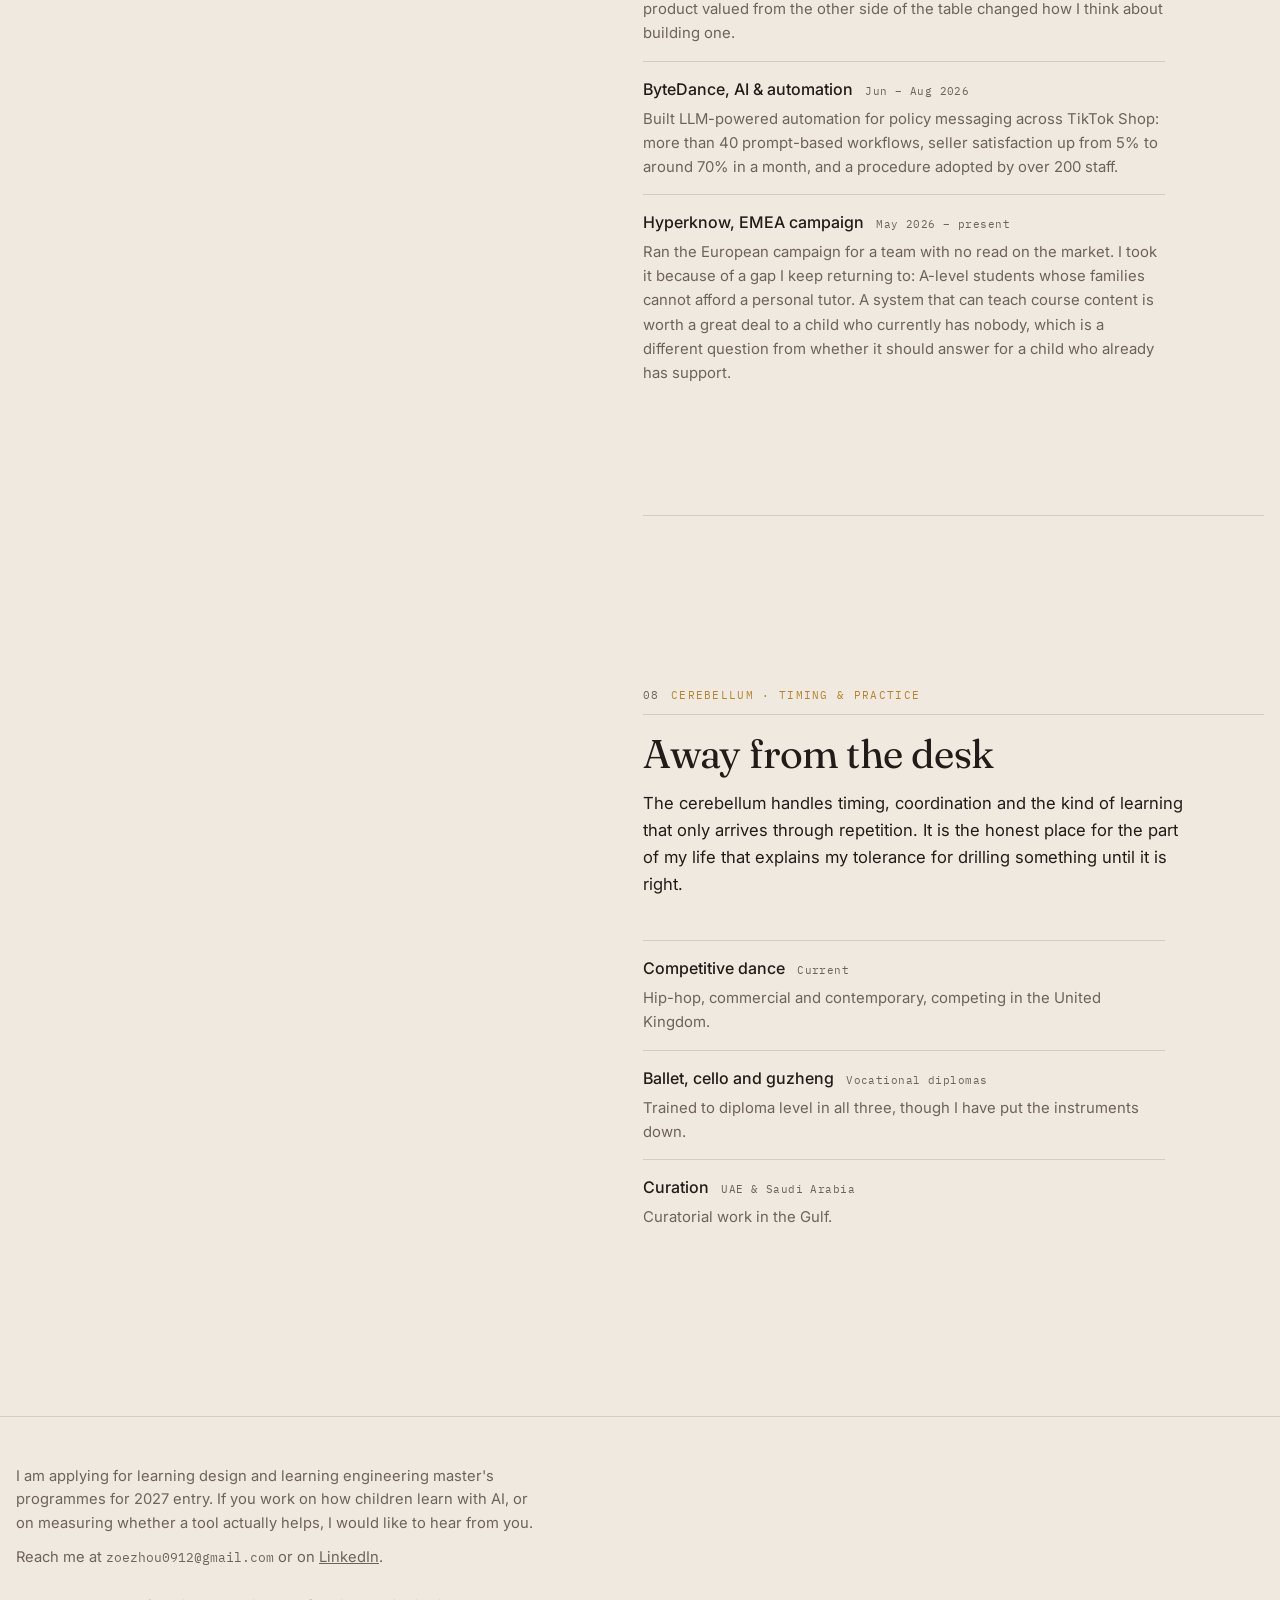
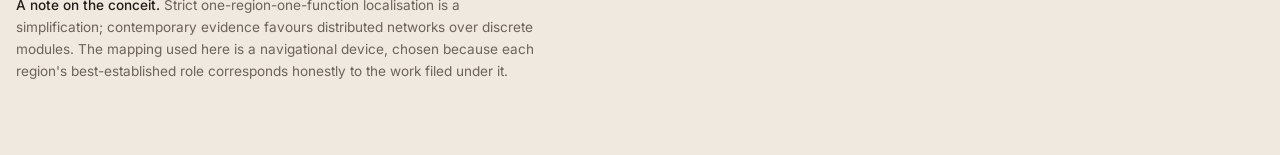
<file: prototypes/brain-scroll.html>
<!doctype html>
<html lang="en">
<head>
<meta charset="utf-8">
<meta name="viewport" content="width=device-width, initial-scale=1, viewport-fit=cover">
<title>Zoe Zhou</title>
<meta name="description" content="Zoe Zhou. Psychological and Behavioural Science at LSE: research on metacognition and calibration, and the learning tools built on it, including a teachable agent called Miku.">
<meta name="theme-color" content="#efe9e0" media="(prefers-color-scheme: light)">
<meta name="theme-color" content="#14100e" media="(prefers-color-scheme: dark)">
<link rel="icon" href="data:image/svg+xml,%3Csvg xmlns='http://www.w3.org/2000/svg' viewBox='0 0 32 32'%3E%3Crect width='32' height='32' rx='6' fill='%2317120f'/%3E%3Cpath d='M9 20c-2-1-3-3-3-5s1-4 3-5c0-2 2-4 4-4s3 1 3 2c1-1 2-2 4-2s4 2 4 4c2 1 3 3 3 5s-1 4-3 5c0 2-2 3-4 3s-3-1-3-2c-1 1-2 2-4 2s-4-1-4-3z' fill='none' stroke='%238e2436' stroke-width='1.6'/%3E%3C/svg%3E">
<meta property="og:type" content="profile">
<meta property="og:site_name" content="Zoe Zhou">
<meta property="og:title" content="Zoe Zhou">
<meta property="og:url" content="https://zoezhouyt.github.io/">
<meta property="og:description" content="Zoe Zhou. Psychological and Behavioural Science at LSE: research on metacognition and calibration, and the learning tools built on it, including a teachable agent called Miku.">
<meta name="twitter:card" content="summary">
<meta name="twitter:title" content="Zoe Zhou">
<meta name="twitter:description" content="Zoe Zhou. Psychological and Behavioural Science at LSE: research on metacognition and calibration, and the learning tools built on it, including a teachable agent called Miku.">
<style>
  /* Base reset. On the Artifact platform this was injected; here it is explicit. */
  html { color-scheme: light; }
  :root {
    padding-top: env(safe-area-inset-top, 0px);
    padding-bottom: env(safe-area-inset-bottom, 0px);
  }
  body { margin: 0; font-size: 14px; -webkit-font-smoothing: antialiased; }
  img { max-width: 100%; }
  [hidden] { display: none !important; }
</style>
<link rel="preconnect" href="https://fonts.gstatic.com" crossorigin>
<link rel="stylesheet" href="https://fonts.googleapis.com/css2?family=Fraunces:opsz,wght@9..144,300;9..144,400;9..144,500&family=IBM+Plex+Mono:wght@400;500&family=Inter:wght@400;500&display=swap">
<style>
/* Layout: the brain holds the left of the screen while the story scrolls past on the right; each chapter turns the brain to its own region. */
:root {
  --paper: #efe9e0;
  --paper-2: #e6ded2;
  --ink: #221c18;
  --muted: #6e635a;
  --rule: #d6cbbc;
  --plate: #17120f;
  --plate-muted: #8d8073;
  --accent: #8e2436;

  --display: "Fraunces", Georgia, serif;
  --body: "Inter", "Helvetica Neue", Arial, sans-serif;
  --util: "IBM Plex Mono", ui-monospace, Menlo, monospace;
}
@media (prefers-color-scheme: dark) {
  :root:not([data-theme="light"]) {
    --paper: #14100e; --paper-2: #1b1613; --ink: #ece3d8;
    --muted: #9b8e81; --rule: #32281f; --plate: #0b0908;
    color-scheme: dark;
  }
}
:root[data-theme="dark"] {
  --paper: #14100e; --paper-2: #1b1613; --ink: #ece3d8;
  --muted: #9b8e81; --rule: #32281f; --plate: #0b0908;
  color-scheme: dark;
}

* { box-sizing: border-box; }
body { background: var(--paper); color: var(--ink); font-family: var(--body); line-height: 1.62; }
body::before { content: ""; position: fixed; inset: 0 0 auto; height: env(safe-area-inset-top, 0px); background: var(--paper); z-index: 20; }
a { color: inherit; }
:focus-visible { outline: 2px solid var(--accent); outline-offset: 3px; }
h1, h2, h3 { text-wrap: balance; }

.stage {
  max-width: 82rem;
  margin: 0 auto;
  padding-left: max(16px, env(safe-area-inset-left, 0px));
  padding-right: max(16px, env(safe-area-inset-right, 0px));
  display: grid;
  grid-template-columns: 1fr;
}
@media (min-width: 62rem) {
  .stage { grid-template-columns: minmax(0, 0.92fr) minmax(0, 1fr); column-gap: 3.5rem; }
}

/* ---- the plate ---- */
.plate-col { position: sticky; z-index: 5; }
.plate {
  position: relative; background: var(--plate); border-radius: 3px; overflow: hidden;
}
.plate canvas { display: block; width: 100%; height: 100%; touch-action: pan-y; }
.plate figcaption {
  position: absolute; left: 0.85rem; bottom: 0.7rem; margin: 0; pointer-events: none;
  font-family: var(--util); font-size: 0.6rem; letter-spacing: 0.14em; text-transform: uppercase;
  color: var(--plate-muted);
}
.plate .hint {
  position: absolute; right: 0.85rem; bottom: 0.7rem; margin: 0; pointer-events: none;
  font-family: var(--util); font-size: 0.6rem; letter-spacing: 0.1em; color: var(--plate-muted);
}

@media (max-width: 61.99rem) {
  .plate-col { top: env(safe-area-inset-top, 0px); padding-block: 0.5rem; background: var(--paper); }
  .plate { aspect-ratio: 16 / 10; }
}
@media (min-width: 62rem) {
  .plate-col { top: calc(env(safe-area-inset-top, 0px) + 0px); height: 100svh; display: flex; align-items: center; padding-block: 2rem; }
  .plate { width: 100%; aspect-ratio: 1 / 1; max-height: 100%; }
}

/* ---- story ---- */
.story { min-width: 0; }
.chapter {
  padding-block: 4rem;
  border-bottom: 1px solid var(--rule);
  scroll-margin-top: 50vh;
}
@media (min-width: 62rem) {
  .chapter { min-height: 100svh; display: flex; flex-direction: column; justify-content: center; padding-block: 6rem; }
}
.chapter:last-of-type { border-bottom: 0; }

.opening { border-bottom: 1px solid var(--rule); }
.opening .name {
  font-family: var(--display); font-weight: 300; letter-spacing: -0.025em;
  font-size: clamp(2.8rem, 10vw, 5rem); line-height: 0.95; margin: 0;
}
.opening .thesis {
  font-family: var(--display); font-style: italic; font-weight: 300;
  font-size: clamp(1.15rem, 3.4vw, 1.55rem); line-height: 1.4;
  margin: 1.25rem 0 0; max-width: 30ch;
}
.opening .sub { color: var(--muted); max-width: 48ch; margin: 1.25rem 0 0; font-size: 0.95rem; }
.contacts { display: flex; flex-wrap: wrap; gap: 0.5rem; margin-top: 1.75rem; }
.chip {
  font-family: var(--util); font-size: 0.72rem; letter-spacing: 0.04em;
  padding: 0.42rem 0.8rem; border: 1px solid var(--rule); border-radius: 999px;
  background: var(--paper-2); color: var(--ink); cursor: pointer; text-decoration: none;
  display: inline-flex; gap: 0.5rem; align-items: center;
}
.chip:hover { border-color: var(--accent); color: var(--accent); }

.marker {
  display: flex; align-items: baseline; gap: 0.7rem; margin: 0 0 1.1rem;
  padding-bottom: 0.6rem; border-bottom: 1px solid var(--rule);
}
.marker .no {
  font-family: var(--util); font-size: 0.68rem; letter-spacing: 0.12em; color: var(--muted);
  font-variant-numeric: tabular-nums;
}
.marker .anat {
  font-family: var(--util); font-size: 0.68rem; letter-spacing: 0.12em;
  text-transform: uppercase; color: var(--tone);
}
.chapter h2 {
  font-family: var(--display); font-weight: 400; letter-spacing: -0.015em;
  font-size: clamp(1.75rem, 5vw, 2.5rem); line-height: 1.08; margin: 0 0 0.9rem;
}
.chapter .standfirst { font-size: 1.04rem; max-width: 54ch; margin: 0 0 0.75rem; }
.chapter .standfirst + .standfirst { margin-top: 0.75rem; }

.records { list-style: none; margin: 1.9rem 0 0; padding: 0; display: flex; flex-direction: column; }
.records li { padding: 0.95rem 0; border-top: 1px solid var(--rule); max-width: 58ch; }
.records .head { display: flex; flex-wrap: wrap; gap: 0.5rem 0.75rem; align-items: baseline; }
.records b { font-weight: 500; font-size: 1rem; }
.records .when {
  font-family: var(--util); font-size: 0.68rem; color: var(--muted);
  font-variant-numeric: tabular-nums; letter-spacing: 0.04em;
}
.records p { margin: 0.25rem 0 0; color: var(--muted); font-size: 0.93rem; }

/* ---- case studies ---- */
.case { border-top: 1px solid var(--rule); padding-block: 1.75rem 0.5rem; }
.case-head h3 { font-family: var(--display); font-weight: 500; font-size: 1.4rem; letter-spacing: -0.01em; margin: 0 0 0.2rem; }
.case-sub { margin: 0; font-size: 0.98rem; max-width: 52ch; }
.case-status {
  font-family: var(--util); font-size: 0.66rem; letter-spacing: 0.1em; text-transform: uppercase;
  color: var(--tone); margin: 0.45rem 0 0;
}
.case-fields { margin: 1.25rem 0 0; display: flex; flex-direction: column; gap: 1rem; }
.case-fields > div { display: grid; grid-template-columns: 1fr; gap: 0.25rem; }
@media (min-width: 46rem) {
  /* a field may hold more than one paragraph; keep every one of them in the second column */
  .case-fields > div { grid-template-columns: 9.5rem minmax(0, 1fr); column-gap: 1.4rem; row-gap: 0; }
  .case-fields dt { grid-column: 1; }
  .case-fields dd { grid-column: 2; }
}
.case-fields dt {
  font-family: var(--util); font-size: 0.65rem; letter-spacing: 0.1em; text-transform: uppercase;
  color: var(--muted); padding-top: 0.22rem; min-width: 0;
}
.case-fields dd { margin: 0; min-width: 0; max-width: 58ch; }
.case-fields dd + dd { margin-top: 0.55rem; }
pre.code {
  margin: 0.6rem 0 0; padding: 0.8rem 0.95rem; background: var(--paper-2); border: 1px solid var(--rule);
  border-radius: 3px; overflow-x: auto; font-family: var(--util); font-size: 0.78rem; line-height: 1.5;
}

.gap {
  margin: 1.5rem 0 0; padding: 0.8rem 1rem; border: 1px dashed var(--accent);
  border-radius: 3px; color: var(--accent); font-size: 0.86rem; max-width: 54ch;
}
.gap b { font-family: var(--util); font-size: 0.66rem; letter-spacing: 0.12em; text-transform: uppercase; display: block; margin-bottom: 0.25rem; }

footer.close {
  max-width: 82rem; margin: 0 auto;
  padding-left: max(16px, env(safe-area-inset-left, 0px));
  padding-right: max(16px, env(safe-area-inset-right, 0px));
  padding-block: 3rem 4rem; border-top: 1px solid var(--rule);
}
footer.close p { max-width: 58ch; color: var(--muted); font-size: 0.92rem; margin: 0 0 0.6rem; }
footer.close .caveat { font-size: 0.85rem; margin-top: 1.5rem; }
footer.close .caveat b { color: var(--ink); font-weight: 500; }
.ink { font-family: var(--util); font-size: 0.85em; }
</style>
<script type="application/ld+json">
{
  "@context": "https://schema.org",
  "@type": "ProfilePage",
  "url": "https://zoezhouyt.github.io/",
  "mainEntity": {
    "@type": "Person",
    "name": "Zoe Zhou",
    "email": "zoezhou0912@gmail.com",
    "jobTitle": "Student, Psychological and Behavioural Science",
    "description": "Research on metacognition and calibration, and the learning tools built on it.",
    "alumniOf": { "@type": "CollegeOrUniversity", "name": "London School of Economics and Political Science" },
    "knowsLanguage": ["English", "Mandarin Chinese", "Cantonese", "French"],
    "url": "https://zoezhouyt.github.io/",
    "sameAs": [
      "https://www.linkedin.com/in/zoezhouyt912/",
      "https://www.mynoetic.com/",
      "https://www.mikulearnbyteach.com/"
    ]
  }
}
</script>
</head>
<body>
<div class="stage">
  <div class="plate-col">
    <figure class="plate" style="margin:0">
      <canvas id="brain" aria-hidden="true"></canvas>
      <figcaption id="plate-tag">Lateral aspect</figcaption>
      <p class="hint">Drag to turn</p>
    </figure>
  </div>

  <div class="story" id="story">

    <section class="chapter opening" id="c0" data-region="-1">
      <h1 class="name">Zoe Zhou</h1>
      <p class="thesis">I study the gap between feeling you know something and actually knowing it, and I build learning tools that try to close it.</p>
      <p class="sub">Psychological and Behavioural Science at the London School of Economics. Research on metacognition and calibration, a teachable agent called Miku, and work designing the environments where people learn to build. Scroll, and the brain follows.</p>
      <div class="contacts">
        <button class="chip" id="copy-email" type="button"><span class="ink" id="email-text">zoezhou0912@gmail.com</span><span id="copy-label">Copy</span></button>
        <a class="chip" href="https://www.linkedin.com/in/zoezhouyt912/">LinkedIn</a>
        <a class="chip" href="https://www.mynoetic.com/">Noetic</a>
        <a class="chip" href="https://www.mikulearnbyteach.com/">Miku</a>
      </div>
    </section>

    <section class="chapter" id="c1" data-region="temporal">
      <p class="marker"><span class="no">01</span><span class="anat">Temporal lobe &middot; language</span></p>
      <h2>Beijing, Abu Dhabi, London</h2>
      <p class="standfirst">My English changed shape three times. In Beijing I spoke American, copied from a teacher. At boarding school in England it turned British inside a year. In Abu Dhabi, with stretches in Riyadh, I could not copy the accent at all, so I copied something else: the manner of the Emirati women who were friends of my parents, who were courteous to everyone and certain when they spoke.</p>
      <p class="standfirst">Those women mentored me. They asked what I wanted to study, what I should go and see, whether I should start something at university, and what I would need to show before anyone took an idea of mine seriously.</p>
      <p class="standfirst">Moving that often teaches you that the same explanation does not land the same way twice. It is why I am wary of a learning design that works in one classroom and is assumed to travel.</p>
      <ul class="records">
        <li><div class="head"><b>English and Mandarin</b><span class="when">Native</span></div><p>Both from the beginning, neither as a second language.</p></li>
        <li><div class="head"><b>Cantonese and French</b><span class="when">Working</span></div><p>Enough to follow a room, and to notice what a translation drops.</p></li>
      </ul>
    </section>

    <section class="chapter" id="c2" data-region="hippocampus">
      <p class="marker"><span class="no">02</span><span class="anat">Hippocampus &middot; learning &amp; memory</span></p>
      <h2>Reading psychology at LSE</h2>
      <p class="standfirst">I chose Psychological and Behavioural Science because it refused to separate the two halves of the question I cared about: what a mind does on its own, and what it does once other people, incentives and institutions are in the room.</p>
      <p class="standfirst">The degree gave me a way of testing claims about behaviour instead of collecting opinions about it.</p>
      <ul class="records">
        <li><div class="head"><b>BSc Psychological and Behavioural Science</b><span class="when">Expected May 2027</span></div><p>London School of Economics and Political Science. Expected First Class Honours. PB101 Psychological Science; PB330/MY202 Statistics.</p></li>
        <li><div class="head"><b>A-Levels, A*A*A*AA</b><span class="when">2020 &ndash; 2024</span></div><p>Woldingham School. Maths, Psychology, Economics, Biology and an Extended Project Qualification.</p></li>
      </ul>
    </section>

    <section class="chapter" id="c3" data-region="prefrontal">
      <p class="marker"><span class="no">03</span><span class="anat">Prefrontal cortex &middot; judgement</span></p>
      <h2>The question I keep returning to</h2>
      <p class="standfirst">Calibration is the fit between how confident a learner is and how well they actually perform. It sits underneath most of the decisions a learner makes on their own: when to stop revising, when to ask for help, when to accept an answer that arrived too easily.</p>
      <p class="standfirst">Generative AI has made the question urgent. A fluent answer feels like understanding, and that feeling arrives whether or not the understanding does. My dissertation asks when AI supports a learner's judgement and when it quietly replaces the work that would have built it.</p>
      <ul class="records">
        <li><div class="head"><b>Dissertation, supervised by Dr Luc Schneider</b><span class="when">Nov 2026 &ndash; present</span></div><p>Generative AI and metacognitive judgement: the conditions under which an AI assistant supports a learner's own judgement rather than standing in for it.</p></li>
        <li><div class="head"><b>Research apprenticeship to Dr Yana Litovsky</b><span class="when">Oct 2026 &ndash; present</span></div><p>Curiosity, guess generation and susceptibility to misleading claims, at LSE. The work made me question one of my own design decisions: whether asking a learner to predict their performance anchors them to a judgement they then defend.</p></li>
        <li><div class="head"><b>Research assistant to Dr Sakshi Ghai</b><span class="when">Jan &ndash; Apr 2026</span></div><p>Reviewed digital-safety interventions and mapped which might suit young people in Mukuru, Kenya. An intervention can be coherent inside a framework and still miss how a community actually meets risk. It also made me look again at my own chatbot, which was inviting children to confide in an AI.</p></li>
      </ul>
    </section>

    <section class="chapter" id="c4" data-region="parietal">
      <p class="marker"><span class="no">04</span><span class="anat">Parietal cortex &middot; number</span></p>
      <h2>Evidence, not plausibility</h2>
      <p class="standfirst">Almost every claim about learning sounds reasonable. That is the problem with them, and it is why I would rather be shown a result than persuaded of one.</p>
      <p class="standfirst">The methods are the part of my degree I expect to use every day: designing something measurable, choosing the comparison that could prove me wrong, and saying plainly what a result does not cover.</p>
      <ul class="records">
        <li><div class="head"><b>Statistics and experimental design</b><span class="when">LSE</span></div><p>PB330/MY202 Statistics, R and machine learning, and the study designs behind the research above.</p></li>
        <li><div class="head"><b>Python, R, SQL, JavaScript</b></div><p>Analysis, prototyping and the interfaces described in the next chapter.</p></li>
      </ul>
    </section>

    <section class="chapter" id="c5" data-region="motor">
      <p class="marker"><span class="no">05</span><span class="anat">Premotor &amp; motor cortex &middot; execution</span></p>
      <h2>Case studies</h2>
      <p class="standfirst">Three things I have built, set out the way a learning engineer would want to read them: the problem, what the design rests on, what the evidence covers, and what it does not.</p>
      <p class="standfirst">Two earlier prototypes come first, because stopping them is what produced the third.</p>

      <ul class="records">
        <li><div class="head"><b>A reflective chatbot</b><span class="when">Stopped</span></div><p>Started at Stanford GSE's AI Tinkery. In an early parent interview a father told me he was relieved: he had been out of school for years and could not answer his child's questions, and now something could. His relief unsettled me. I had built a tool a parent could use to step back.</p></li>
        <li><div class="head"><b>A story-relay game</b><span class="when">Stopped</span></div><p>Adapted from a Berkeley project, with children reasoning through fictional scenarios. I set it aside before any child used it. Extending a story rewards building on an idea, and the habit I wanted to train was questioning one.</p></li>
      </ul>

      <article class="case">
        <div class="case-head">
          <h3>Miku</h3>
          <p class="case-sub">A teachable agent that turns a learner's own prediction into a calibration measure.</p>
          <p class="case-status">Working prototype &middot; no child data yet</p>
        </div>
        <dl class="case-fields">
          <div><dt>The problem</dt><dd>A learner who can produce a fluent answer will usually believe they understand it. Struggling to produce something used to be the signal that you did not, and a generative model removes that signal while leaving the work looking finished. Confidence goes up, calibration goes down, and nobody in the room can see it happening.</dd></div>
          <div><dt>My role</dt><dd>Founder. I set the product direction, wrote the ethical design framework and the curriculum architecture, and moved the design away from a child-facing chatbot towards something a school could put in front of a class.</dd></div>
          <div><dt>What it rests on</dt><dd>The teachable-agent tradition: a learner who prepares to teach, and then teaches, understands more than one who prepares only for themselves. Betty's Brain is the best-known system in this line, and the proteg&eacute; effect is the result behind it. The calibration half comes from the metacognitive judgement literature, where the measure of interest is the distance between predicted and actual performance.</dd></div>
          <div><dt>What I built</dt><dd>The learner teaches Miku, who is deliberately blank and answers only from what it has been taught. The learner then predicts, question by question, what Miku will get right, including questions Miku was never taught to handle. The distance between prediction and result is the calibration score, and it is shown back as a map of what the learner actually managed to convey.</dd></div>
          <div><dt>Evidence, and its limits</dt><dd>Adult friends have used the prototype and it behaves as designed. I am interviewing parents before any child uses it.</dd><dd>So there is no child data, no evidence that calibration improves, and no evidence of transfer. What exists is a working system and adult feedback.</dd></div>
          <div><dt>What I would test next</dt><dd>Whether the prediction step improves calibration or anchors it. The work with Dr Litovsky on guess generation raised the possibility that asking for an early judgement makes a learner defend it. The cleanest first study compares learners who teach Miku and predict against learners who teach Miku and do not, with calibration measured before and after. That isolates the prediction mechanic from the teaching itself.</dd></div>
        </dl>
      </article>

      <article class="case">
        <div class="case-head">
          <h3>LinkSea</h3>
          <p class="case-sub">The student-facing interface of a school workflow platform, rebuilt on what the students said.</p>
          <p class="case-status">Shipped &middot; Hong Kong middle school</p>
        </div>
        <dl class="case-fields">
          <div><dt>The problem</dt><dd>A middle school was consolidating its internal processes onto one platform used by students, teachers and administrators. Each group needed a different view of the same data. I owned the student view.</dd></div>
          <div><dt>My role</dt><dd>Designed and built the student interface in JavaScript, one of three, and kept it aligned with the backend owner as the data model moved underneath it.</dd></div>
          <div><dt>What it rests on</dt><dd>Nothing exotic. Watch the people who will use a thing attempt the task, in their own setting, before deciding what the screen should say.</dd></div>
          <div><dt>What I built</dt><dd>The student-side flows, then field testing and qualitative interviews with the students themselves, then a rebuild of the parts they could not complete.</dd></div>
          <div><dt>Evidence, and its limits</dt><dd>The field testing changed the design, and I can say which parts changed and why.</dd><dd>I did not collect task completion rates before and after, so I cannot put a number on the improvement. At the time it did not occur to me, and that is the specific thing I would do differently.</dd></div>
          <div><dt>What I would test next</dt><dd>Time to complete and failure rate on the three tasks students do most often, measured on the old interface and the new one with the same cohort.</dd></div>
        </dl>
      </article>

      <article class="case">
        <div class="case-head">
          <h3>Noetic</h3>
          <p class="case-sub">One-day builds designed so that ability shows up before a track record does.</p>
          <p class="case-status">Running &middot; co-founded 2026</p>
        </div>
        <dl class="case-fields">
          <div><dt>The problem</dt><dd>People with real ability and no track record have very few places to demonstrate it, and the usual filters select for the track record. A one-day build is a learning environment with an unusually short feedback loop, which makes it a good place to test whether a different filter works.</dd></div>
          <div><dt>My role</dt><dd>Co-founder. I wrote the commercial thesis, the competitive landscape and the sponsor proposition, and designed how the days themselves run.</dd></div>
          <div><dt>What it rests on</dt><dd>Two decisions I can defend. Tracks are split by experience, so a first-timer is never scored against someone who has already shipped, which lowers the cost of trying something in public. Judging rewards whether a team can explain why they chose a particular model, ahead of how finished the result looks, because the reasoning is the part worth training.</dd></div>
          <div><dt>What I built</dt><dd>The format: students and engineers working with a frontier company's newest tools, with that company's own engineers in the room for the day.</dd><dd>The first version of it served only the learners, and a large company went quiet for weeks. Startups said yes, because a first hands-on day with their tools is the adoption their go-to-market already needs.</dd><dd>Then the operating layer, after the first run depended entirely on me. Retrospectives became proposal templates, selection criteria and written procedures, and volunteers run them now.</dd></div>
          <div><dt>Evidence, and its limits</dt><dd>The Nebius day drew 103 applicants. We selected 63, and 63 came.</dd><dd>Those are attendance numbers. They show the format is attractive and that people who commit turn up. They say nothing about whether anyone learned something that lasted past the evening, which is the question I care about.</dd></div>
          <div><dt>What I would test next</dt><dd>Whether participants use the tools again. A short follow-up at four weeks asking what they have built since, set against a comparison group who attended a day without the engineers present, would separate the access from the event.</dd></div>
        </dl>
      </article>
    </section>

    <section class="chapter" id="c6" data-region="tpj">
      <p class="marker"><span class="no">06</span><span class="anat">Temporoparietal junction &middot; social cognition</span></p>
      <h2>Designing the room people learn in</h2>
      <p class="standfirst">The Noetic case above is the sharpest version of this. Two earlier programmes are where I learned the mechanics, and both were run for students who had not yet been given a reason to take themselves seriously.</p>
      <ul class="records">
        <li><div class="head"><b>ASES London</b><span class="when">Co-director, 2025 &ndash; 2026</span></div><p>Won the London competition and have been invited back to Stanford each year since. Co-led the London programme: around 70 fellows selected, a ten-week founder and investor bootcamp, and &pound;5k of sponsorship.</p></li>
        <li><div class="head"><b>LSESU Entrepreneurs</b><span class="when">Mar 2025 &ndash; Apr 2026</span></div><p>Two years on the executive. Rebuilt recruitment, onboarding and cross-team planning; membership grew 40%.</p></li>
      </ul>
    </section>

    <section class="chapter" id="c7" data-region="orbital">
      <p class="marker"><span class="no">07</span><span class="anat">Orbitofrontal cortex &middot; value</span></p>
      <h2>Adjacent work</h2>
      <p class="standfirst">Three roles outside learning design that changed how I approach it.</p>
      <ul class="records">
        <li><div class="head"><b>Fosun International, private equity</b><span class="when">Jun 2025 &ndash; Jun 2026</span></div><p>A year in the group investment team across insurance and healthcare. It taught me how a market puts a number on a product, and seeing a product valued from the other side of the table changed how I think about building one.</p></li>
        <li><div class="head"><b>ByteDance, AI &amp; automation</b><span class="when">Jun &ndash; Aug 2026</span></div><p>Built LLM-powered automation for policy messaging across TikTok Shop: more than 40 prompt-based workflows, seller satisfaction up from 5% to around 70% in a month, and a procedure adopted by over 200 staff.</p></li>
        <li><div class="head"><b>Hyperknow, EMEA campaign</b><span class="when">May 2026 &ndash; present</span></div><p>Ran the European campaign for a team with no read on the market. I took it because of a gap I keep returning to: A-level students whose families cannot afford a personal tutor. A system that can teach course content is worth a great deal to a child who currently has nobody, which is a different question from whether it should answer for a child who already has support.</p></li>
      </ul>
    </section>

    <section class="chapter" id="c8" data-region="cerebellum">
      <p class="marker"><span class="no">08</span><span class="anat">Cerebellum &middot; timing &amp; practice</span></p>
      <h2>Away from the desk</h2>
      <p class="standfirst">The cerebellum handles timing, coordination and the kind of learning that only arrives through repetition. It is the honest place for the part of my life that explains my tolerance for drilling something until it is right.</p>
      <ul class="records">
        <li><div class="head"><b>Competitive dance</b><span class="when">Current</span></div><p>Hip-hop, commercial and contemporary, competing in the United Kingdom.</p></li>
        <li><div class="head"><b>Ballet, cello and guzheng</b><span class="when">Vocational diplomas</span></div><p>Trained to diploma level in all three, though I have put the instruments down.</p></li>
        <li><div class="head"><b>Curation</b><span class="when">UAE &amp; Saudi Arabia</span></div><p>Curatorial work in the Gulf.</p></li>
      </ul>
    </section>

  </div>
</div>

<footer class="close">
  <p>I am applying for learning design and learning engineering master's programmes for 2027 entry. If you work on how children learn with AI, or on measuring whether a tool actually helps, I would like to hear from you.</p>
  <p>Reach me at <span class="ink">zoezhou0912@gmail.com</span> or on <a href="https://www.linkedin.com/in/zoezhouyt912/">LinkedIn</a>.</p>
  <p class="caveat"><b>A note on the conceit.</b> Strict one-region-one-function localisation is a simplification; contemporary evidence favours distributed networks over discrete modules. The mapping used here is a navigational device, chosen because each region's best-established role corresponds honestly to the work filed under it.</p>
</footer>

<script>
(function () {
  "use strict";

  var REGIONS = {
    temporal:    { color: "#6b7a33", anchor: [0.10, -0.26, 0.23], label: "Temporal lobe" },
    hippocampus: { color: "#7a5a86", anchor: [0.02, -0.12, 0.18], label: "Hippocampus", deep: true },
    prefrontal:  { color: "#8e2436", anchor: [0.42,  0.12, 0.13], label: "Prefrontal cortex" },
    parietal:    { color: "#45688c", anchor: [-0.20, 0.24, 0.13], label: "Parietal cortex" },
    orbital:     { color: "#a33455", anchor: [0.36, -0.15, 0.12], label: "Orbitofrontal cortex" },
    tpj:         { color: "#2f7a76", anchor: [-0.26, -0.06, 0.20], label: "Temporoparietal junction" },
    motor:       { color: "#c0562c", anchor: [0.07,  0.30, 0.13], label: "Premotor & motor cortex" },
    cerebellum:  { color: "#b5842a", anchor: [-0.36, -0.30, 0.14], label: "Cerebellum" }
  };
  var KEYS = Object.keys(REGIONS);

  // ---------- vector helpers ----------
  function norm(v) { var m = Math.hypot(v[0], v[1], v[2]) || 1; return [v[0] / m, v[1] / m, v[2] / m]; }
  function dot(a, b) { return a[0] * b[0] + a[1] * b[1] + a[2] * b[2]; }
  function cross(a, b) { return [a[1] * b[2] - a[2] * b[1], a[2] * b[0] - a[0] * b[2], a[0] * b[1] - a[1] * b[0]]; }

  function mirror(list) {
    var out = [];
    list.forEach(function (b) {
      out.push(b);
      if (b.c[2] !== 0) out.push({ c: [b.c[0], b.c[1], -b.c[2]], s: b.s, w: b.w });
    });
    return out;
  }

  var CEREBRUM = mirror([
    { c: [ 0.31,  0.14, 0.12], s: 0.26, w: 1.00 },
    { c: [ 0.32, -0.09, 0.11], s: 0.21, w: 0.94 },
    { c: [ 0.05,  0.26, 0.13], s: 0.24, w: 1.00 },
    { c: [-0.19,  0.21, 0.13], s: 0.24, w: 1.00 },
    { c: [-0.41,  0.00, 0.09], s: 0.21, w: 0.92 },
    { c: [ 0.14, -0.25, 0.20], s: 0.20, w: 0.92 },
    { c: [-0.10, -0.21, 0.20], s: 0.20, w: 0.90 },
    { c: [-0.28, -0.08, 0.17], s: 0.19, w: 0.88 },
    { c: [ 0.00,  0.02, 0.00], s: 0.30, w: 0.85 }
  ]);
  var CEREBELLUM = mirror([
    { c: [-0.36, -0.27, 0.13], s: 0.17, w: 1.00 },
    { c: [-0.46, -0.28, 0.00], s: 0.14, w: 0.90 }
  ]);

  function field(p, blobs) {
    var f = 0;
    for (var i = 0; i < blobs.length; i++) {
      var b = blobs[i];
      var dx = p[0] - b.c[0], dy = p[1] - b.c[1], dz = p[2] - b.c[2];
      f += b.w * Math.exp(-(dx * dx + dy * dy + dz * dz) / (b.s * b.s));
    }
    return f;
  }

  /* Creases: the lateral (Sylvian) fissure and the central sulcus, as narrow bands
     where the surface is pulled inward. They are what make the shape read as a brain. */
  function creases(p) {
    var lateral = p[1] + 0.52 * p[0] + 0.10;
    var side = Math.min(1, Math.abs(p[2]) / 0.18);
    var lat = Math.exp(-(lateral * lateral) / 0.0035) * side * (p[0] > -0.30 ? 1 : 0.3);
    var central = p[0] + 0.80 * p[1] - 0.17;
    var cen = Math.exp(-(central * central) / 0.0016) * (p[1] > -0.10 ? 1 : 0);
    return lat * 0.20 + cen * 0.085;
  }

  function gyriVal(u) {
    return Math.sin(u[0] * 16 + u[1] * 10.5) * Math.sin(u[1] * 14 - u[2] * 12) * Math.sin(u[2] * 18 + u[0] * 8.5);
  }

  function surfaceR(u, blobs, T, o, crease) {
    var lo = 0.01, hi = 1.0, m, p;
    for (var i = 0; i < 17; i++) {
      m = (lo + hi) * 0.5;
      p = [o[0] + u[0] * m, o[1] + u[1] * m, o[2] + u[2] * m];
      if (field(p, blobs) > T) lo = m; else hi = m;
    }
    var r = (lo + hi) * 0.5;
    r *= 1 + gyriVal(u) * 0.028;
    if (crease) r *= 1 - creases([o[0] + u[0] * r, o[1] + u[1] * r, o[2] + u[2] * r]);
    return r;
  }

  var SQ = [1, 0.86, 0.95];
  function place(u, r, o) {
    return [(o[0] + u[0] * r) * SQ[0], (o[1] + u[1] * r) * SQ[1], (o[2] + u[2] * r) * SQ[2]];
  }

  // ---------- region assignment ----------
  var ANCHORS = [];
  KEYS.forEach(function (k) {
    var R = REGIONS[k];
    if (R.deep) return;
    [1, -1].forEach(function (s) {
      ANCHORS.push({ k: k, p: [R.anchor[0] * SQ[0], R.anchor[1] * SQ[1], s * R.anchor[2] * SQ[2]] });
    });
  });
  function regionAt(p) {
    var best = ANCHORS[0].k, bd = Infinity;
    for (var i = 0; i < ANCHORS.length; i++) {
      var a = ANCHORS[i].p;
      var dx = p[0] - a[0], dy = p[1] - a[1], dz = p[2] - a[2];
      var d = dx * dx + dy * dy + dz * dz;
      if (d < bd) { bd = d; best = ANCHORS[i].k; }
    }
    return best;
  }

  // ---------- fibres that follow the gyri ----------
  var rng = (function (s) { return function () { s = (s * 1664525 + 1013904223) % 4294967296; return s / 4294967296; }; })(20261029);
  function randUnit() {
    var z = rng() * 2 - 1, t = rng() * Math.PI * 2, r = Math.sqrt(Math.max(0, 1 - z * z));
    return [r * Math.cos(t), r * Math.sin(t), z];
  }

  function contourDir(u, prev) {
    var a = norm(cross(u, Math.abs(u[1]) > 0.9 ? [1, 0, 0] : [0, 1, 0]));
    var b = cross(u, a);
    var e = 0.03, f0 = gyriVal(u);
    var ga = (gyriVal(norm([u[0] + a[0] * e, u[1] + a[1] * e, u[2] + a[2] * e])) - f0) / e;
    var gb = (gyriVal(norm([u[0] + b[0] * e, u[1] + b[1] * e, u[2] + b[2] * e])) - f0) / e;
    var cx = -gb, cy = ga, m = Math.hypot(cx, cy) || 1;
    cx /= m; cy /= m;
    var t = [a[0] * cx + b[0] * cy, a[1] * cx + b[1] * cy, a[2] * cx + b[2] * cy];
    if (prev && dot(t, prev) < 0) t = [-t[0], -t[1], -t[2]];
    return t;
  }

  function walk(blobs, T, o, steps, step, follow, crease, bias) {
    var u = randUnit();
    var t = norm(cross(u, randUnit()));
    if (bias) {
      t = [t[0] + bias[0], t[1] + bias[1], t[2] + bias[2]];
      var d0 = dot(t, u); t = norm([t[0] - u[0] * d0, t[1] - u[1] * d0, t[2] - u[2] * d0]);
    }
    var pts = [];
    for (var i = 0; i < steps; i++) {
      var r = surfaceR(u, blobs, T, o, crease);
      pts.push(place(u, r, o));
      var un = norm([u[0] + t[0] * step, u[1] + t[1] * step, u[2] + t[2] * step]);
      if (follow > 0) {
        var c = contourDir(un, t);
        t = [t[0] * (1 - follow) + c[0] * follow, t[1] * (1 - follow) + c[1] * follow, t[2] * (1 - follow) + c[2] * follow];
      }
      var j = randUnit();
      t = [t[0] + j[0] * 0.03, t[1] + j[1] * 0.03, t[2] + j[2] * 0.03];
      var d = dot(t, un);
      t = norm([t[0] - un[0] * d, t[1] - un[1] * d, t[2] - un[2] * d]);
      u = un;
    }
    return pts;
  }

  function tube(a, b, r0, r1, rings, count, twist) {
    var out = [];
    var axis = norm([b[0] - a[0], b[1] - a[1], b[2] - a[2]]);
    var e1 = norm(cross(axis, Math.abs(axis[1]) > 0.9 ? [1, 0, 0] : [0, 1, 0]));
    var e2 = cross(axis, e1);
    for (var s = 0; s < count; s++) {
      var pts = [], phase = rng() * Math.PI * 2;
      for (var i = 0; i <= rings; i++) {
        var f = i / rings, rr = r0 + (r1 - r0) * f, ang = phase + f * twist;
        pts.push([
          a[0] + (b[0] - a[0]) * f + (e1[0] * Math.cos(ang) + e2[0] * Math.sin(ang)) * rr,
          a[1] + (b[1] - a[1]) * f + (e1[1] * Math.cos(ang) + e2[1] * Math.sin(ang)) * rr,
          a[2] + (b[2] - a[2]) * f + (e1[2] * Math.cos(ang) + e2[2] * Math.sin(ang)) * rr
        ]);
      }
      out.push(pts);
    }
    return out;
  }

  var fibres = [];
  function build() {
    var i, pts;
    for (i = 0; i < 420; i++) {
      pts = walk(CEREBRUM, 1.0, [0, 0.02, 0], 26, 0.075, 0.55, true, null);
      fibres.push({ pts: pts, k: regionAt(pts[13]) });
    }
    for (i = 0; i < 120; i++) {
      pts = walk(CEREBELLUM, 0.92, [-0.39, -0.27, 0], 16, 0.085, 0, false, [0, 0, 1]);
      fibres.push({ pts: pts, k: "cerebellum" });
    }
    tube([0.02, -0.18, 0], [-0.08, -0.52, 0], 0.072, 0.040, 13, 24, 0.9).forEach(function (p) {
      fibres.push({ pts: p, k: "cerebellum" });
    });
    [1, -1].forEach(function (s) {
      tube([0.13, -0.17, s * 0.16], [-0.15, -0.12, s * 0.20], 0.034, 0.027, 10, 10, 1.6).forEach(function (p) {
        fibres.push({ pts: p, k: "hippocampus", deep: true });
      });
    });
  }

  // ---------- rendering ----------
  var canvas = document.getElementById("brain");
  var ctx = canvas.getContext("2d");
  var W = 1, H = 1, DPR = 1;
  var reduce = window.matchMedia("(prefers-reduced-motion: reduce)");

  var yaw = -0.5, pitch = -0.08, zoom = 1;
  var tYaw = -0.5, tPitch = -0.08, tZoom = 1;
  var uYaw = 0, uPitch = 0;
  var focus = null;

  function resize() {
    var rect = canvas.getBoundingClientRect();
    if (!rect.width) return;
    DPR = Math.min(window.devicePixelRatio || 1, 2);
    W = Math.round(rect.width); H = Math.round(rect.height);
    canvas.width = Math.max(1, W * DPR); canvas.height = Math.max(1, H * DPR);
    ctx.setTransform(DPR, 0, 0, DPR, 0, 0);
  }

  var cY = 1, sY = 0, cX = 1, sX = 0;
  function rot(p) {
    var x = p[0] * cY + p[2] * sY;
    var z = -p[0] * sY + p[2] * cY;
    return [x, p[1] * cX - z * sX, p[1] * sX + z * cX];
  }
  var CAM = 3.0, FOC = 2.3;
  function project(q, scale) {
    var k = FOC / (CAM - q[2]);
    return [W / 2 + q[0] * k * scale, H / 2 - q[1] * k * scale];
  }

  function draw(t) {
    cY = Math.cos(yaw); sY = Math.sin(yaw);
    cX = Math.cos(pitch); sX = Math.sin(pitch);
    var scale = Math.min(W, H) * 0.90 * zoom;
    ctx.clearRect(0, 0, W, H);

    var paths = {};
    function bucket(k) { if (!paths[k]) paths[k] = new Path2D(); return paths[k]; }

    for (var i = 0; i < fibres.length; i++) {
      var f = fibres[i];
      if (f.deep && focus !== "hippocampus") continue;
      var pts = f.pts, prev = null, path = null, key = null;
      for (var j = 0; j < pts.length; j++) {
        var q = rot(pts[j]);
        var s = project(q, scale);
        if (prev) {
          var k2 = f.k + "|" + (((q[2] + prev[2]) * 0.5) < -0.02 ? "b" : "f");
          if (k2 !== key) { key = k2; path = bucket(k2); path.moveTo(prev[3], prev[4]); }
          path.lineTo(s[0], s[1]);
        }
        prev = [q[0], q[1], q[2], s[0], s[1]];
      }
    }

    Object.keys(paths).forEach(function (key) {
      var parts = key.split("|"), k = parts[0], back = parts[1] === "b";
      var R = REGIONS[k], a;
      if (!focus) a = back ? 0.26 : 0.58;
      else if (focus === k) a = back ? 0.55 : 1;
      else a = back ? 0.045 : 0.10;
      ctx.strokeStyle = R.color;
      ctx.globalAlpha = a;
      ctx.lineWidth = focus === k ? 0.95 : 0.68;
      ctx.lineJoin = "round"; ctx.lineCap = "round";
      ctx.stroke(paths[key]);
    });
    ctx.globalAlpha = 1;

    if (focus && REGIONS[focus]) {
      var R = REGIONS[focus];
      var qa = rot([R.anchor[0] * SQ[0], R.anchor[1] * SQ[1], R.anchor[2] * SQ[2]]);
      var qb = rot([R.anchor[0] * SQ[0], R.anchor[1] * SQ[1], -R.anchor[2] * SQ[2]]);
      var q = qa[2] >= qb[2] ? qa : qb;
      var s = project(q, scale);
      var right = s[0] < W * 0.55;
      var lx = right ? Math.min(W - 12, s[0] + 46) : Math.max(12, s[0] - 46);
      var ly = Math.max(16, s[1] - 24);
      ctx.strokeStyle = R.color; ctx.lineWidth = 1; ctx.globalAlpha = 0.9;
      ctx.beginPath();
      ctx.arc(s[0], s[1], 3, 0, Math.PI * 2);
      ctx.moveTo(s[0], s[1]); ctx.lineTo(lx, ly); ctx.lineTo(right ? lx + 14 : lx - 14, ly);
      ctx.stroke();
      ctx.globalAlpha = 1;
      ctx.fillStyle = "#efe6d9";
      ctx.font = "500 9.5px ui-monospace, Menlo, monospace";
      ctx.textAlign = right ? "left" : "right";
      ctx.textBaseline = "bottom";
      ctx.fillText(R.label.toUpperCase(), right ? lx + 18 : lx - 18, ly + 3.5);
    }
  }

  // ---------- camera ----------
  function aim(key) {
    if (!key || !REGIONS[key]) { tYaw = -0.5; tPitch = -0.08; tZoom = 1; return; }
    var a = REGIONS[key].anchor;
    tYaw = -Math.atan2(a[0] * SQ[0], a[2] * SQ[2]);
    tPitch = Math.max(-0.55, Math.min(0.55, Math.atan2(a[1] * SQ[1], 0.62) * 0.75));
    tZoom = 1.05;
  }
  function shortest(from, to) {
    var d = (to - from) % (Math.PI * 2);
    if (d > Math.PI) d -= Math.PI * 2;
    if (d < -Math.PI) d += Math.PI * 2;
    return d;
  }

  var last = 0;
  function frame(t) {
    var dt = last ? Math.min(t - last, 50) : 16; last = t;
    var sway = reduce.matches ? 0 : Math.sin(t * 0.00028) * 0.13;
    var ease = reduce.matches ? 1 : 1 - Math.pow(0.0016, dt / 1000);
    yaw += shortest(yaw, tYaw + sway + uYaw) * ease;
    pitch += (tPitch + uPitch - pitch) * ease;
    zoom += (tZoom - zoom) * ease;
    uYaw *= Math.pow(0.35, dt / 1000);
    uPitch *= Math.pow(0.35, dt / 1000);
    draw(t);
    requestAnimationFrame(frame);
  }

  // ---------- drag ----------
  var dragging = false, lx = 0, ly = 0;
  canvas.addEventListener("pointerdown", function (e) {
    dragging = true; lx = e.clientX; ly = e.clientY;
    if (canvas.setPointerCapture) canvas.setPointerCapture(e.pointerId);
  });
  canvas.addEventListener("pointermove", function (e) {
    if (!dragging) return;
    uYaw -= (e.clientX - lx) * 0.009;
    uPitch = Math.max(-0.6, Math.min(0.6, uPitch + (e.clientY - ly) * 0.005));
    lx = e.clientX; ly = e.clientY;
  });
  ["pointerup", "pointercancel", "pointerleave"].forEach(function (ev) {
    canvas.addEventListener(ev, function () { dragging = false; });
  });

  // ---------- scroll drives the camera ----------
  var tag = document.getElementById("plate-tag");
  var chapters = [].slice.call(document.querySelectorAll(".chapter"));
  function setChapter(el) {
    var key = el.getAttribute("data-region");
    if (key === "-1" || !REGIONS[key]) { focus = null; aim(null); tag.textContent = "Lateral aspect"; }
    else { focus = key; aim(key); tag.textContent = REGIONS[key].label; }
    var tone = (key !== "-1" && REGIONS[key]) ? REGIONS[key].color : "var(--muted)";
    el.style.setProperty("--tone", tone);
  }
  chapters.forEach(function (el) {
    var k = el.getAttribute("data-region");
    el.style.setProperty("--tone", REGIONS[k] ? REGIONS[k].color : "var(--muted)");
  });

  var wide = window.matchMedia("(min-width: 62rem)");
  var io = null;
  function observe() {
    if (io) io.disconnect();
    var margin = wide.matches ? "-45% 0px -45% 0px" : "-58% 0px -28% 0px";
    io = new IntersectionObserver(function (entries) {
      entries.forEach(function (e) { if (e.isIntersecting) setChapter(e.target); });
    }, { rootMargin: margin, threshold: 0 });
    chapters.forEach(function (c) { io.observe(c); });
  }

  // ---------- copy ----------
  var btn = document.getElementById("copy-email");
  var label = document.getElementById("copy-label");
  var text = document.getElementById("email-text");
  btn.addEventListener("click", function () {
    var value = text.textContent.trim();
    function fallback() {
      try {
        var range = document.createRange();
        range.selectNodeContents(text);
        var sel = window.getSelection();
        sel.removeAllRanges(); sel.addRange(range);
        label.textContent = "Select";
      } catch (e) {}
      setTimeout(function () { label.textContent = "Copy"; }, 2200);
    }
    try {
      if (navigator.clipboard && navigator.clipboard.writeText) {
        navigator.clipboard.writeText(value).then(function () {
          label.textContent = "Copied";
          setTimeout(function () { label.textContent = "Copy"; }, 1800);
        }, fallback);
        return;
      }
    } catch (e) {}
    fallback();
  });

  // ---------- boot ----------
  build();
  resize();
  setChapter(chapters[0]);
  yaw = tYaw; pitch = tPitch; zoom = tZoom;
  observe();
  if (wide.addEventListener) wide.addEventListener("change", observe);
  if (window.ResizeObserver) new ResizeObserver(resize).observe(canvas);
  else window.addEventListener("resize", resize);
  requestAnimationFrame(frame);
})();
</script>

</body>
</html>
</file>
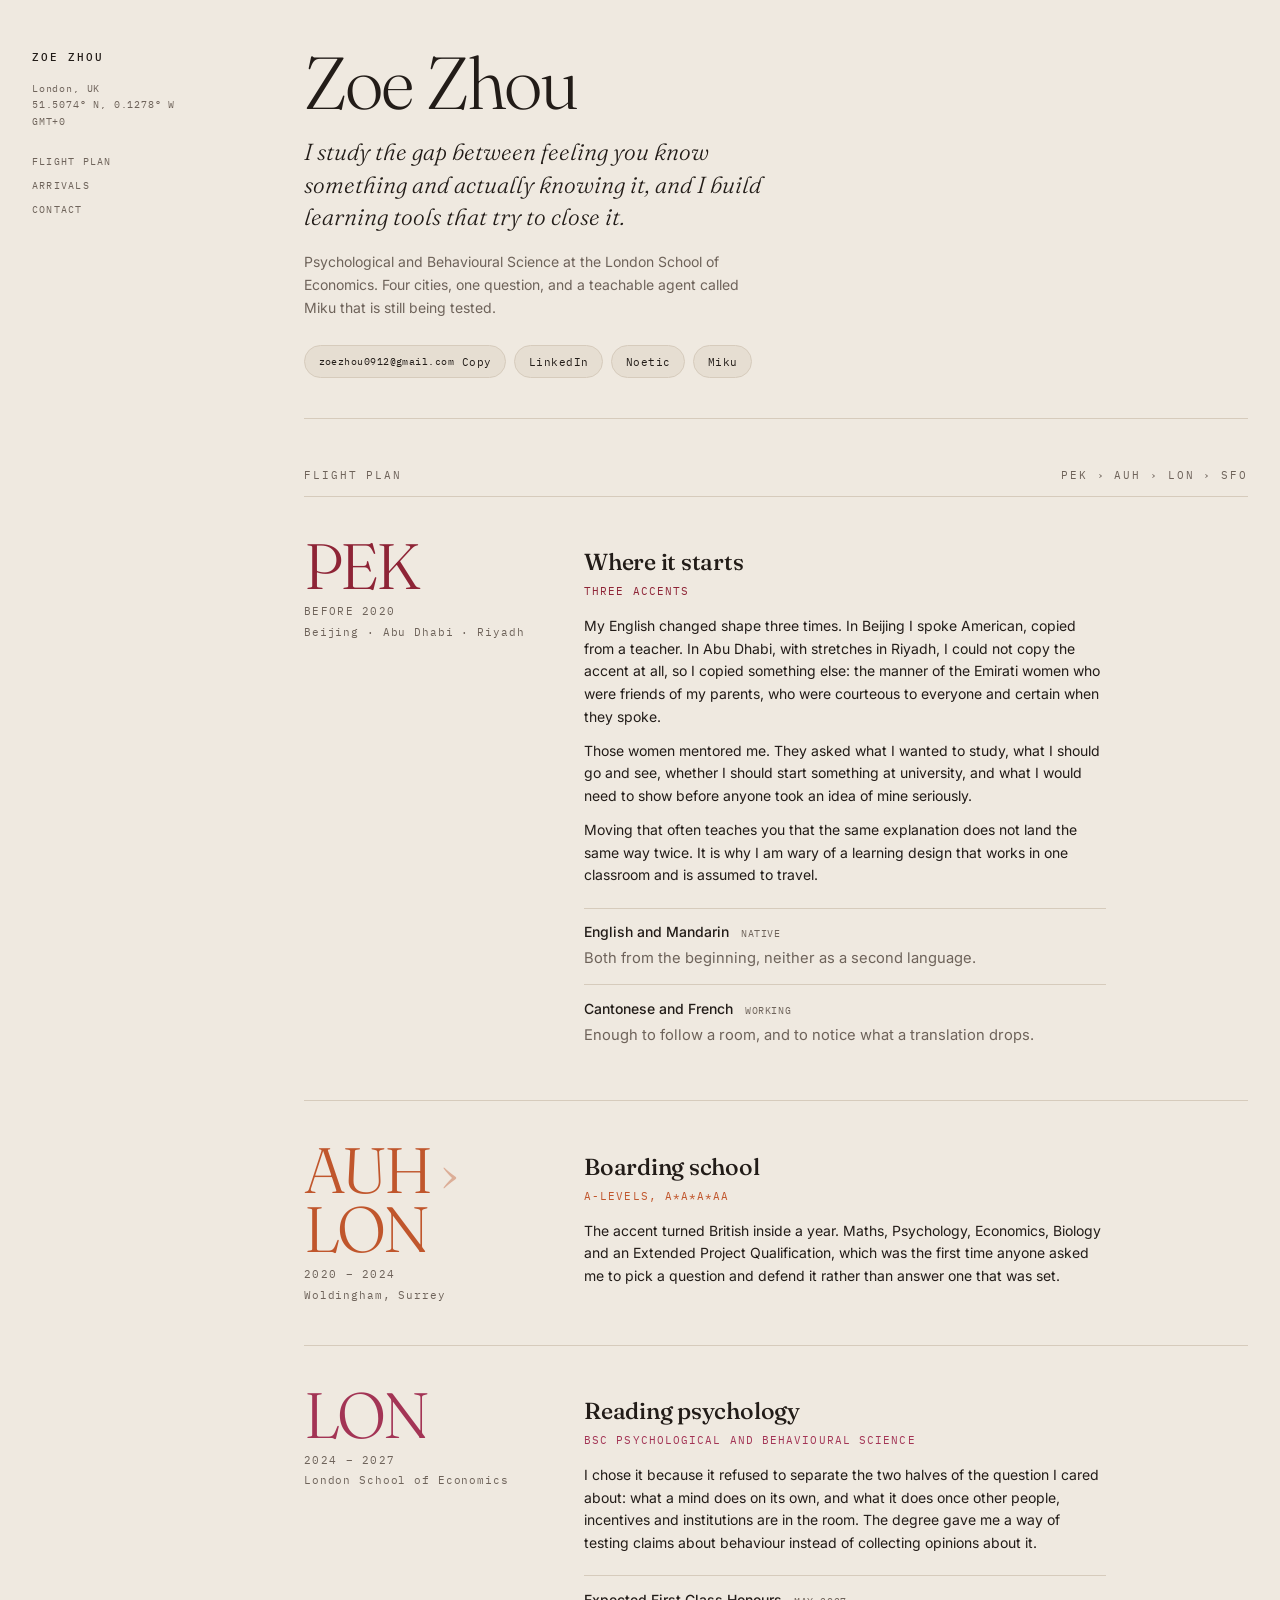
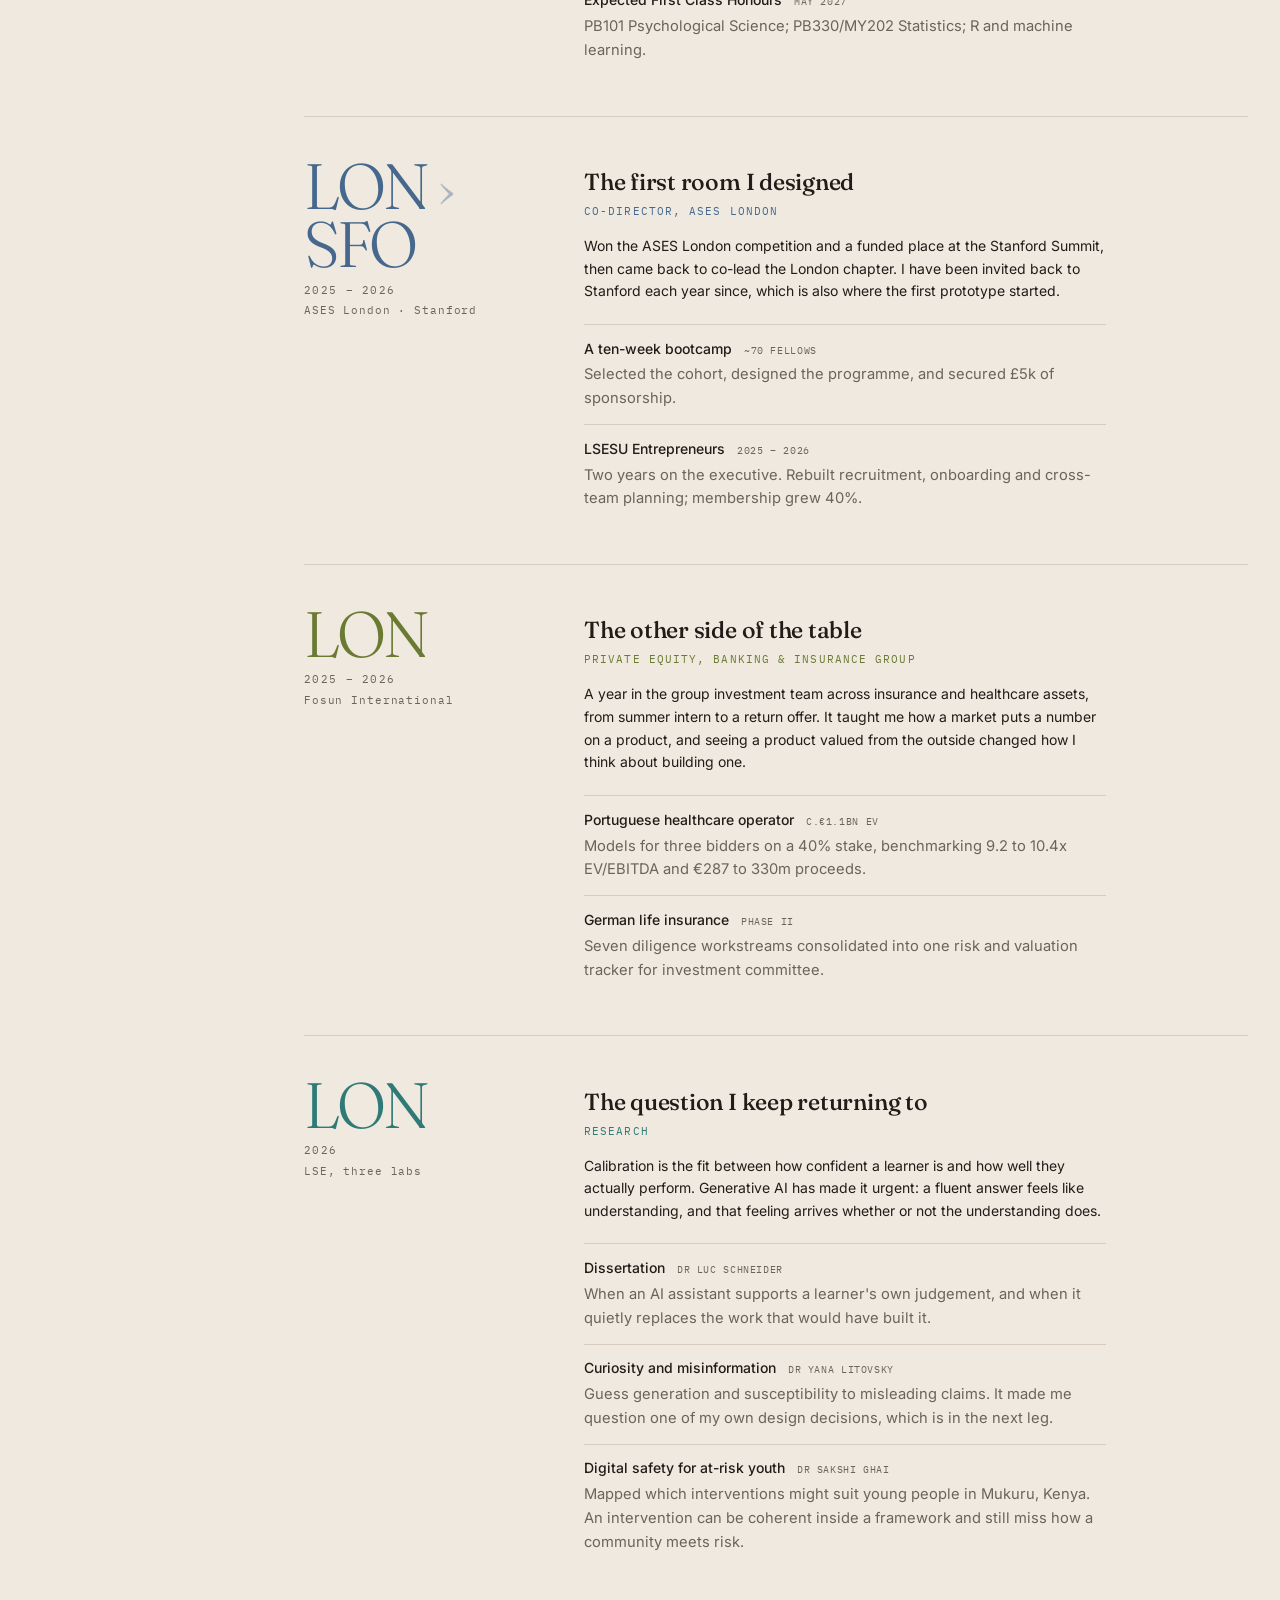
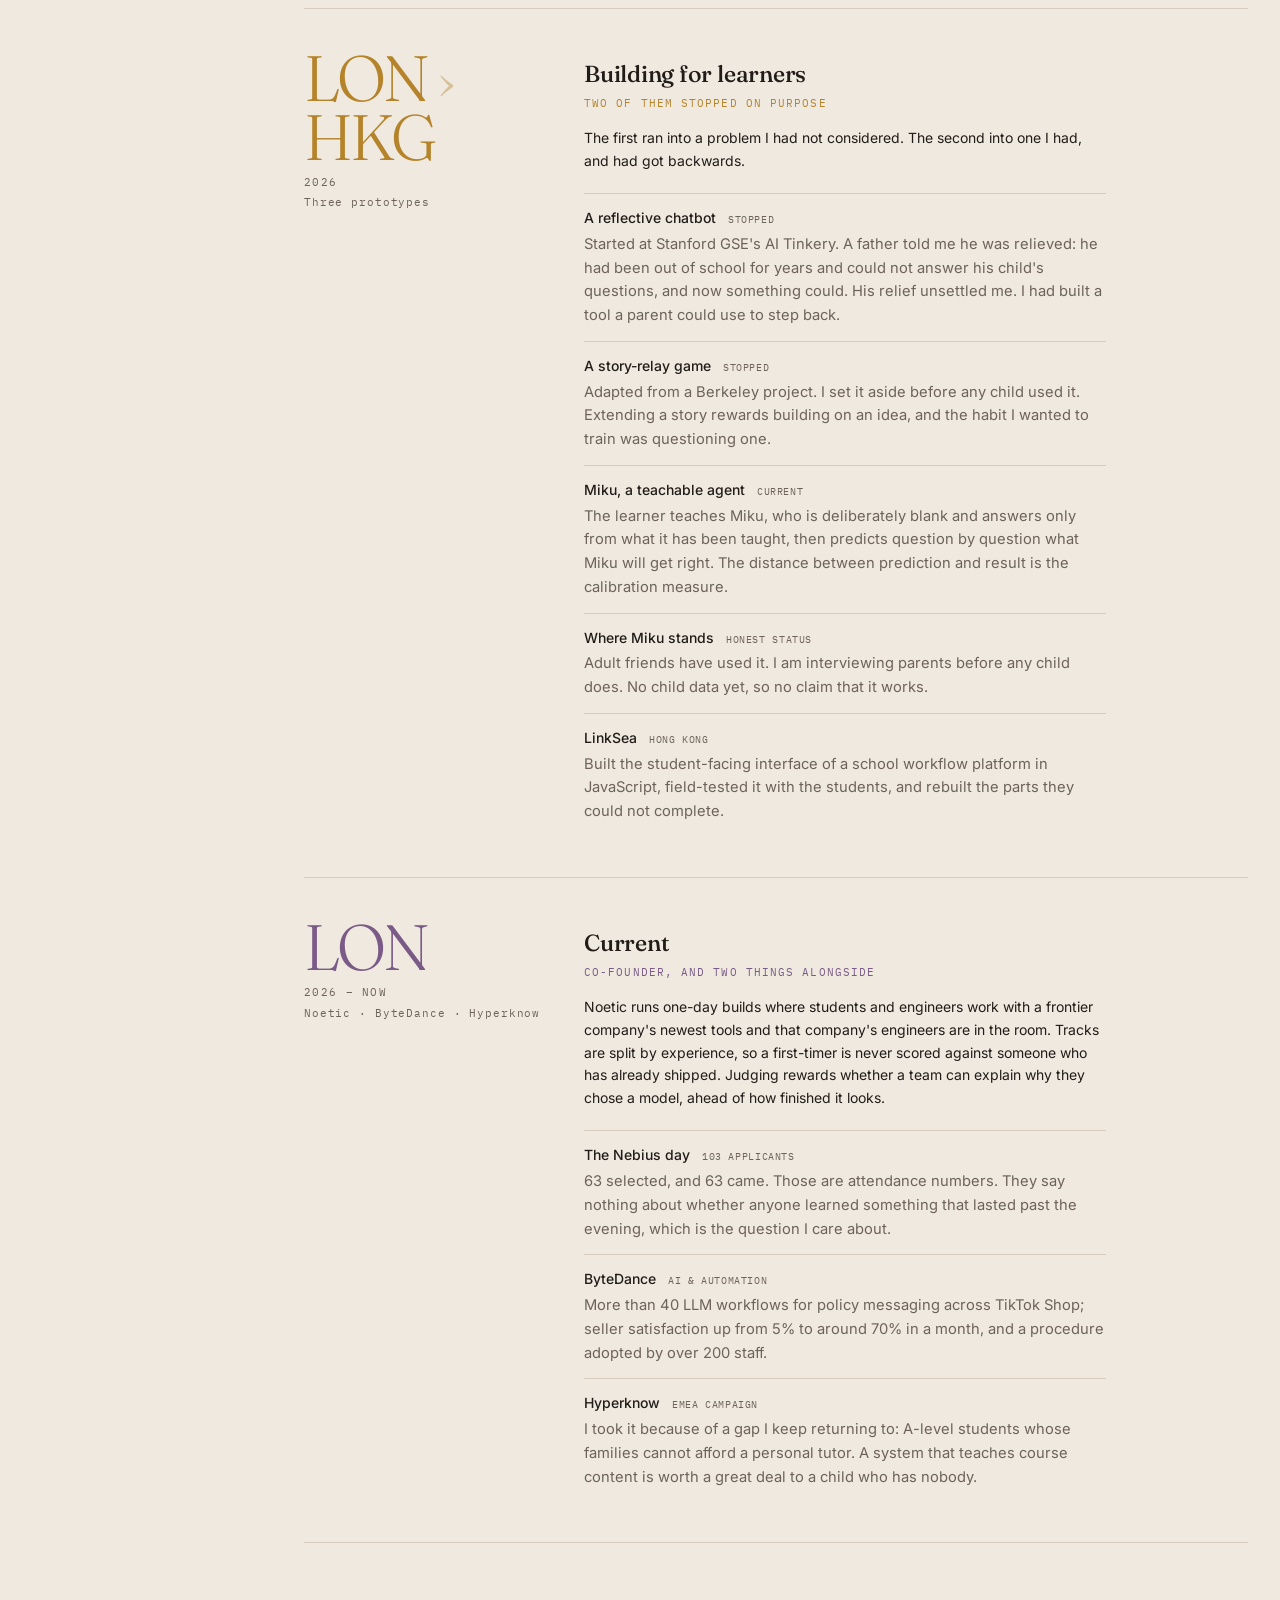
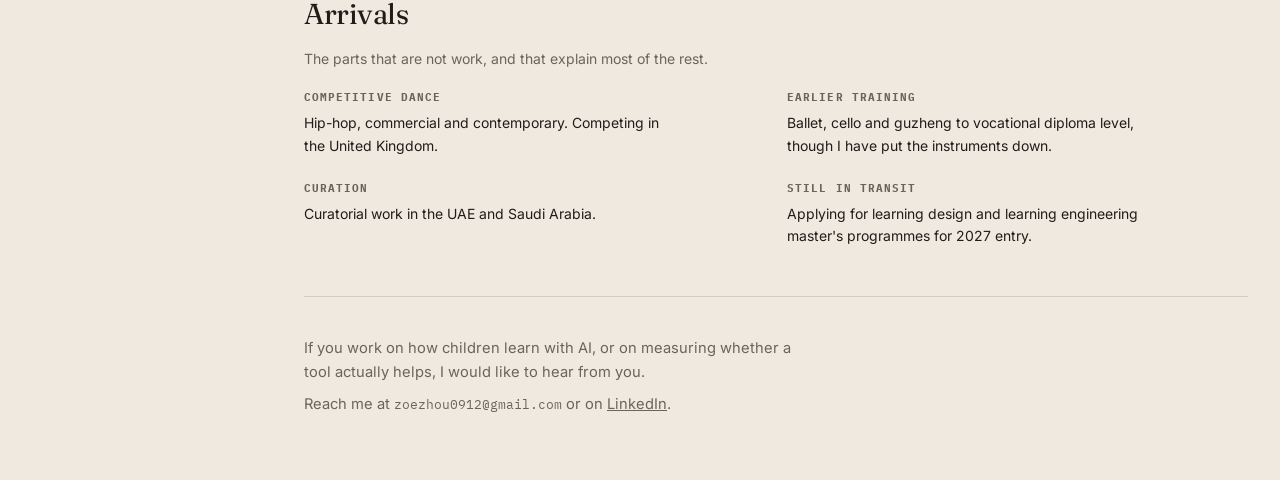
<file: prototypes/flightplan-v1.html>
<!doctype html>
<html lang="en">
<head>
<meta charset="utf-8">
<meta name="viewport" content="width=device-width, initial-scale=1, viewport-fit=cover">
<title>Zoe Zhou</title>
<meta name="description" content="Zoe Zhou. Psychological and Behavioural Science at LSE: research on metacognition and calibration, and the learning tools built on it.">
<meta name="theme-color" content="#efe9e0" media="(prefers-color-scheme: light)">
<meta name="theme-color" content="#14100e" media="(prefers-color-scheme: dark)">
<meta property="og:type" content="profile">
<meta property="og:site_name" content="Zoe Zhou">
<meta property="og:title" content="Zoe Zhou">
<meta property="og:description" content="Psychological and Behavioural Science at LSE. Research on metacognition and calibration, and the learning tools built on it.">
<link rel="preconnect" href="https://fonts.gstatic.com" crossorigin>
<link rel="stylesheet" href="https://fonts.googleapis.com/css2?family=Fraunces:opsz,wght@9..144,300;9..144,400;9..144,500&family=IBM+Plex+Mono:wght@400;500&family=Inter:wght@400;500&display=swap">
<style>
/* Layout: a fixed identity rail on the left, a flight plan of legs scrolling on the right. */
:root {
  --paper: #efe9e0;
  --paper-2: #e6ded2;
  --ink: #221c18;
  --muted: #6e635a;
  --rule: #d6cbbc;
  --accent: #8e2436;

  --l1: #8e2436;
  --l2: #c0562c;
  --l3: #a33455;
  --l4: #45688c;
  --l5: #6b7a33;
  --l6: #2f7a76;
  --l7: #b5842a;
  --l8: #7a5a86;

  --display: "Fraunces", Georgia, serif;
  --body: "Inter", "Helvetica Neue", Arial, sans-serif;
  --util: "IBM Plex Mono", ui-monospace, Menlo, monospace;

  color-scheme: light;
  padding-top: env(safe-area-inset-top, 0px);
  padding-bottom: env(safe-area-inset-bottom, 0px);
}
@media (prefers-color-scheme: dark) {
  :root:not([data-theme="light"]) {
    --paper: #14100e; --paper-2: #1c1714; --ink: #ece3d8;
    --muted: #9b8e81; --rule: #32281f;
    --l1: #c9566a; --l2: #e08a5b; --l3: #d4678a; --l4: #7fa6c9;
    --l5: #a3b55c; --l6: #6fbdb5; --l7: #dcb45e; --l8: #ab87b8;
    color-scheme: dark;
  }
}
* { box-sizing: border-box; }
body { margin: 0; background: var(--paper); color: var(--ink); font-family: var(--body); font-size: 14px; line-height: 1.62; -webkit-font-smoothing: antialiased; }
img { max-width: 100%; }
a { color: inherit; }
h1, h2, h3 { text-wrap: balance; }
:focus-visible { outline: 2px solid var(--accent); outline-offset: 3px; }
body::before { content: ""; position: fixed; inset: 0 0 auto; height: env(safe-area-inset-top, 0px); background: var(--paper); z-index: 30; }

.shell {
  max-width: 78rem; margin: 0 auto;
  padding-left: max(16px, env(safe-area-inset-left, 0px));
  padding-right: max(16px, env(safe-area-inset-right, 0px));
  padding-block: 2rem 0;
  display: grid; grid-template-columns: 1fr; gap: 2rem;
}
@media (min-width: 60rem) {
  .shell { grid-template-columns: 13rem minmax(0, 1fr); column-gap: 4rem; padding-block: 3rem 0; }
}

/* ---- identity rail ---- */
.rail { min-width: 0; }
@media (min-width: 60rem) {
  .rail { position: sticky; top: calc(env(safe-area-inset-top, 0px) + 3rem); align-self: start; }
}
.rail dl, .rail p { margin: 0; }
.rail .who {
  font-family: var(--util); font-size: 0.7rem; letter-spacing: 0.18em;
  text-transform: uppercase; font-weight: 500; margin-bottom: 0.9rem;
}
.rail .coords { font-family: var(--util); font-size: 0.64rem; letter-spacing: 0.08em; color: var(--muted); font-variant-numeric: tabular-nums; }
.rail .coords span { display: block; }
.rail nav { margin-top: 1.5rem; display: flex; flex-wrap: wrap; gap: 0.35rem 1rem; }
@media (min-width: 60rem) { .rail nav { flex-direction: column; gap: 0.45rem; } }
.rail nav a {
  font-family: var(--util); font-size: 0.64rem; letter-spacing: 0.12em;
  text-transform: uppercase; color: var(--muted); text-decoration: none;
}
.rail nav a:hover { color: var(--accent); }

/* ---- hero ---- */
main { min-width: 0; }
.hero { padding-bottom: 2.5rem; border-bottom: 1px solid var(--rule); }
.hero h1 {
  font-family: var(--display); font-weight: 300; letter-spacing: -0.025em;
  font-size: clamp(2.6rem, 9vw, 4.6rem); line-height: 0.96; margin: 0;
}
.hero .line {
  font-family: var(--display); font-style: italic; font-weight: 300;
  font-size: clamp(1.1rem, 3.2vw, 1.45rem); line-height: 1.4;
  margin: 1.1rem 0 0; max-width: 32ch;
}
.hero .blurb { margin: 1.1rem 0 0; color: var(--muted); max-width: 52ch; }
.chips { display: flex; flex-wrap: wrap; gap: 0.5rem; margin-top: 1.6rem; }
.chip {
  font-family: var(--util); font-size: 0.7rem; letter-spacing: 0.04em;
  padding: 0.42rem 0.85rem; border: 1px solid var(--rule); border-radius: 999px;
  background: var(--paper-2); color: var(--ink); cursor: pointer; text-decoration: none;
  display: inline-flex; gap: 0.5rem; align-items: center;
}
.chip:hover { border-color: var(--accent); color: var(--accent); }

/* ---- flight plan ---- */
.band {
  font-family: var(--util); font-size: 0.66rem; letter-spacing: 0.18em;
  text-transform: uppercase; color: var(--muted);
  margin: 3rem 0 0; padding-bottom: 0.7rem; border-bottom: 1px solid var(--rule);
  display: flex; justify-content: space-between; gap: 1rem;
}

.leg { display: grid; grid-template-columns: 1fr; gap: 0.5rem; padding-block: 2.5rem; border-bottom: 1px solid var(--rule); }
@media (min-width: 46rem) {
  .leg { grid-template-columns: minmax(0, 15rem) minmax(0, 1fr); column-gap: 2.5rem; align-items: start; }
}
.leg-meta { min-width: 0; }
@media (min-width: 46rem) {
  .leg-meta { position: sticky; top: calc(env(safe-area-inset-top, 0px) + 3rem); }
}
.route {
  font-family: var(--display); font-weight: 300;
  font-size: clamp(2.4rem, 7vw, 4rem); line-height: 0.92; letter-spacing: -0.045em;
  margin: 0; color: var(--tone); font-variant-numeric: tabular-nums;
}
.route .arrow { opacity: 0.4; }
.when {
  font-family: var(--util); font-size: 0.68rem; letter-spacing: 0.12em;
  text-transform: uppercase; color: var(--muted); margin: 0.45rem 0 0;
  font-variant-numeric: tabular-nums;
}
.place { font-family: var(--util); font-size: 0.68rem; letter-spacing: 0.08em; color: var(--muted); margin: 0.2rem 0 0; }

.leg-body { min-width: 0; padding-top: 0.4rem; }
.leg-body h3 { font-family: var(--display); font-weight: 500; font-size: 1.45rem; letter-spacing: -0.01em; margin: 0 0 0.15rem; }
.leg-body .role { font-family: var(--util); font-size: 0.68rem; letter-spacing: 0.1em; text-transform: uppercase; color: var(--tone); margin: 0 0 0.9rem; }
.leg-body p.text { margin: 0 0 0.7rem; max-width: 58ch; }

.outputs { list-style: none; margin: 1.3rem 0 0; padding: 0; display: flex; flex-direction: column; }
.outputs li { padding: 0.8rem 0; border-top: 1px solid var(--rule); max-width: 58ch; }
.outputs .top { display: flex; flex-wrap: wrap; gap: 0.4rem 0.75rem; align-items: baseline; }
.outputs b { font-weight: 500; }
.outputs .tag { font-family: var(--util); font-size: 0.64rem; letter-spacing: 0.06em; color: var(--muted); text-transform: uppercase; }
.outputs p { margin: 0.2rem 0 0; color: var(--muted); font-size: 0.92rem; }

/* ---- arrivals ---- */
.arrivals { padding-block: 3rem; border-bottom: 1px solid var(--rule); }
.arrivals h2 { font-family: var(--display); font-weight: 400; font-size: 1.8rem; margin: 0 0 0.6rem; letter-spacing: -0.01em; }
.arrivals p.text { margin: 0 0 1.2rem; max-width: 58ch; color: var(--muted); }
.grid { display: grid; grid-template-columns: 1fr; gap: 1.4rem; }
@media (min-width: 42rem) { .grid { grid-template-columns: repeat(2, minmax(0, 1fr)); } }
.grid h4 { font-family: var(--util); font-size: 0.66rem; letter-spacing: 0.1em; text-transform: uppercase; color: var(--muted); margin: 0 0 0.35rem; }
.grid p { margin: 0; max-width: 42ch; }

footer.end { padding-block: 2.5rem 3.5rem; }
footer.end p { margin: 0 0 0.5rem; max-width: 56ch; color: var(--muted); font-size: 0.92rem; }
.ink { font-family: var(--util); font-size: 0.85em; }
</style>
</head>
<body>

<div class="shell">
  <aside class="rail">
    <p class="who">Zoe Zhou</p>
    <p class="coords">
      <span>London, UK</span>
      <span>51.5074&deg; N, 0.1278&deg; W</span>
      <span>GMT+0</span>
    </p>
    <nav>
      <a href="#plan">Flight plan</a>
      <a href="#arrivals">Arrivals</a>
      <a href="#contact">Contact</a>
    </nav>
  </aside>

  <main>
    <header class="hero">
      <h1>Zoe Zhou</h1>
      <p class="line">I study the gap between feeling you know something and actually knowing it, and I build learning tools that try to close it.</p>
      <p class="blurb">Psychological and Behavioural Science at the London School of Economics. Four cities, one question, and a teachable agent called Miku that is still being tested.</p>
      <div class="chips">
        <button class="chip" id="copy-email" type="button"><span class="ink" id="email-text">zoezhou0912@gmail.com</span><span id="copy-label">Copy</span></button>
        <a class="chip" href="https://www.linkedin.com/in/zoezhouyt912/">LinkedIn</a>
        <a class="chip" href="https://www.mynoetic.com/">Noetic</a>
        <a class="chip" href="https://www.mikulearnbyteach.com/">Miku</a>
      </div>
    </header>

    <p class="band" id="plan"><span>Flight plan</span><span>PEK &rsaquo; AUH &rsaquo; LON &rsaquo; SFO</span></p>

    <article class="leg" style="--tone: var(--l1)">
      <div class="leg-meta">
        <p class="route">PEK</p>
        <p class="when">Before 2020</p>
        <p class="place">Beijing &middot; Abu Dhabi &middot; Riyadh</p>
      </div>
      <div class="leg-body">
        <h3>Where it starts</h3>
        <p class="role">Three accents</p>
        <p class="text">My English changed shape three times. In Beijing I spoke American, copied from a teacher. In Abu Dhabi, with stretches in Riyadh, I could not copy the accent at all, so I copied something else: the manner of the Emirati women who were friends of my parents, who were courteous to everyone and certain when they spoke.</p>
        <p class="text">Those women mentored me. They asked what I wanted to study, what I should go and see, whether I should start something at university, and what I would need to show before anyone took an idea of mine seriously.</p>
        <p class="text">Moving that often teaches you that the same explanation does not land the same way twice. It is why I am wary of a learning design that works in one classroom and is assumed to travel.</p>
        <ul class="outputs">
          <li><div class="top"><b>English and Mandarin</b><span class="tag">Native</span></div><p>Both from the beginning, neither as a second language.</p></li>
          <li><div class="top"><b>Cantonese and French</b><span class="tag">Working</span></div><p>Enough to follow a room, and to notice what a translation drops.</p></li>
        </ul>
      </div>
    </article>

    <article class="leg" style="--tone: var(--l2)">
      <div class="leg-meta">
        <p class="route">AUH <span class="arrow">&rsaquo;</span> LON</p>
        <p class="when">2020 &ndash; 2024</p>
        <p class="place">Woldingham, Surrey</p>
      </div>
      <div class="leg-body">
        <h3>Boarding school</h3>
        <p class="role">A-Levels, A*A*A*AA</p>
        <p class="text">The accent turned British inside a year. Maths, Psychology, Economics, Biology and an Extended Project Qualification, which was the first time anyone asked me to pick a question and defend it rather than answer one that was set.</p>
      </div>
    </article>

    <article class="leg" style="--tone: var(--l3)">
      <div class="leg-meta">
        <p class="route">LON</p>
        <p class="when">2024 &ndash; 2027</p>
        <p class="place">London School of Economics</p>
      </div>
      <div class="leg-body">
        <h3>Reading psychology</h3>
        <p class="role">BSc Psychological and Behavioural Science</p>
        <p class="text">I chose it because it refused to separate the two halves of the question I cared about: what a mind does on its own, and what it does once other people, incentives and institutions are in the room. The degree gave me a way of testing claims about behaviour instead of collecting opinions about it.</p>
        <ul class="outputs">
          <li><div class="top"><b>Expected First Class Honours</b><span class="tag">May 2027</span></div><p>PB101 Psychological Science; PB330/MY202 Statistics; R and machine learning.</p></li>
        </ul>
      </div>
    </article>

    <article class="leg" style="--tone: var(--l4)">
      <div class="leg-meta">
        <p class="route">LON <span class="arrow">&rsaquo;</span> SFO</p>
        <p class="when">2025 &ndash; 2026</p>
        <p class="place">ASES London &middot; Stanford</p>
      </div>
      <div class="leg-body">
        <h3>The first room I designed</h3>
        <p class="role">Co-director, ASES London</p>
        <p class="text">Won the ASES London competition and a funded place at the Stanford Summit, then came back to co-lead the London chapter. I have been invited back to Stanford each year since, which is also where the first prototype started.</p>
        <ul class="outputs">
          <li><div class="top"><b>A ten-week bootcamp</b><span class="tag">~70 fellows</span></div><p>Selected the cohort, designed the programme, and secured &pound;5k of sponsorship.</p></li>
          <li><div class="top"><b>LSESU Entrepreneurs</b><span class="tag">2025 &ndash; 2026</span></div><p>Two years on the executive. Rebuilt recruitment, onboarding and cross-team planning; membership grew 40%.</p></li>
        </ul>
      </div>
    </article>

    <article class="leg" style="--tone: var(--l5)">
      <div class="leg-meta">
        <p class="route">LON</p>
        <p class="when">2025 &ndash; 2026</p>
        <p class="place">Fosun International</p>
      </div>
      <div class="leg-body">
        <h3>The other side of the table</h3>
        <p class="role">Private equity, banking &amp; insurance group</p>
        <p class="text">A year in the group investment team across insurance and healthcare assets, from summer intern to a return offer. It taught me how a market puts a number on a product, and seeing a product valued from the outside changed how I think about building one.</p>
        <ul class="outputs">
          <li><div class="top"><b>Portuguese healthcare operator</b><span class="tag">c.&euro;1.1bn EV</span></div><p>Models for three bidders on a 40% stake, benchmarking 9.2 to 10.4x EV/EBITDA and &euro;287 to 330m proceeds.</p></li>
          <li><div class="top"><b>German life insurance</b><span class="tag">Phase II</span></div><p>Seven diligence workstreams consolidated into one risk and valuation tracker for investment committee.</p></li>
        </ul>
      </div>
    </article>

    <article class="leg" style="--tone: var(--l6)">
      <div class="leg-meta">
        <p class="route">LON</p>
        <p class="when">2026</p>
        <p class="place">LSE, three labs</p>
      </div>
      <div class="leg-body">
        <h3>The question I keep returning to</h3>
        <p class="role">Research</p>
        <p class="text">Calibration is the fit between how confident a learner is and how well they actually perform. Generative AI has made it urgent: a fluent answer feels like understanding, and that feeling arrives whether or not the understanding does.</p>
        <ul class="outputs">
          <li><div class="top"><b>Dissertation</b><span class="tag">Dr Luc Schneider</span></div><p>When an AI assistant supports a learner's own judgement, and when it quietly replaces the work that would have built it.</p></li>
          <li><div class="top"><b>Curiosity and misinformation</b><span class="tag">Dr Yana Litovsky</span></div><p>Guess generation and susceptibility to misleading claims. It made me question one of my own design decisions, which is in the next leg.</p></li>
          <li><div class="top"><b>Digital safety for at-risk youth</b><span class="tag">Dr Sakshi Ghai</span></div><p>Mapped which interventions might suit young people in Mukuru, Kenya. An intervention can be coherent inside a framework and still miss how a community meets risk.</p></li>
        </ul>
      </div>
    </article>

    <article class="leg" style="--tone: var(--l7)">
      <div class="leg-meta">
        <p class="route">LON <span class="arrow">&rsaquo;</span> HKG</p>
        <p class="when">2026</p>
        <p class="place">Three prototypes</p>
      </div>
      <div class="leg-body">
        <h3>Building for learners</h3>
        <p class="role">Two of them stopped on purpose</p>
        <p class="text">The first ran into a problem I had not considered. The second into one I had, and had got backwards.</p>
        <ul class="outputs">
          <li><div class="top"><b>A reflective chatbot</b><span class="tag">Stopped</span></div><p>Started at Stanford GSE's AI Tinkery. A father told me he was relieved: he had been out of school for years and could not answer his child's questions, and now something could. His relief unsettled me. I had built a tool a parent could use to step back.</p></li>
          <li><div class="top"><b>A story-relay game</b><span class="tag">Stopped</span></div><p>Adapted from a Berkeley project. I set it aside before any child used it. Extending a story rewards building on an idea, and the habit I wanted to train was questioning one.</p></li>
          <li><div class="top"><b>Miku, a teachable agent</b><span class="tag">Current</span></div><p>The learner teaches Miku, who is deliberately blank and answers only from what it has been taught, then predicts question by question what Miku will get right. The distance between prediction and result is the calibration measure.</p></li>
          <li><div class="top"><b>Where Miku stands</b><span class="tag">Honest status</span></div><p>Adult friends have used it. I am interviewing parents before any child does. No child data yet, so no claim that it works.</p></li>
          <li><div class="top"><b>LinkSea</b><span class="tag">Hong Kong</span></div><p>Built the student-facing interface of a school workflow platform in JavaScript, field-tested it with the students, and rebuilt the parts they could not complete.</p></li>
        </ul>
      </div>
    </article>

    <article class="leg" style="--tone: var(--l8)">
      <div class="leg-meta">
        <p class="route">LON</p>
        <p class="when">2026 &ndash; now</p>
        <p class="place">Noetic &middot; ByteDance &middot; Hyperknow</p>
      </div>
      <div class="leg-body">
        <h3>Current</h3>
        <p class="role">Co-founder, and two things alongside</p>
        <p class="text">Noetic runs one-day builds where students and engineers work with a frontier company's newest tools and that company's engineers are in the room. Tracks are split by experience, so a first-timer is never scored against someone who has already shipped. Judging rewards whether a team can explain why they chose a model, ahead of how finished it looks.</p>
        <ul class="outputs">
          <li><div class="top"><b>The Nebius day</b><span class="tag">103 applicants</span></div><p>63 selected, and 63 came. Those are attendance numbers. They say nothing about whether anyone learned something that lasted past the evening, which is the question I care about.</p></li>
          <li><div class="top"><b>ByteDance</b><span class="tag">AI &amp; automation</span></div><p>More than 40 LLM workflows for policy messaging across TikTok Shop; seller satisfaction up from 5% to around 70% in a month, and a procedure adopted by over 200 staff.</p></li>
          <li><div class="top"><b>Hyperknow</b><span class="tag">EMEA campaign</span></div><p>I took it because of a gap I keep returning to: A-level students whose families cannot afford a personal tutor. A system that teaches course content is worth a great deal to a child who has nobody.</p></li>
        </ul>
      </div>
    </article>

    <section class="arrivals" id="arrivals">
      <h2>Arrivals</h2>
      <p class="text">The parts that are not work, and that explain most of the rest.</p>
      <div class="grid">
        <div><h4>Competitive dance</h4><p>Hip-hop, commercial and contemporary. Competing in the United Kingdom.</p></div>
        <div><h4>Earlier training</h4><p>Ballet, cello and guzheng to vocational diploma level, though I have put the instruments down.</p></div>
        <div><h4>Curation</h4><p>Curatorial work in the UAE and Saudi Arabia.</p></div>
        <div><h4>Still in transit</h4><p>Applying for learning design and learning engineering master's programmes for 2027 entry.</p></div>
      </div>
    </section>

    <footer class="end" id="contact">
      <p>If you work on how children learn with AI, or on measuring whether a tool actually helps, I would like to hear from you.</p>
      <p>Reach me at <span class="ink">zoezhou0912@gmail.com</span> or on <a href="https://www.linkedin.com/in/zoezhouyt912/">LinkedIn</a>.</p>
    </footer>
  </main>
</div>

<script>
(function () {
  "use strict";
  var btn = document.getElementById("copy-email");
  var label = document.getElementById("copy-label");
  var text = document.getElementById("email-text");
  btn.addEventListener("click", function () {
    function fallback() {
      try {
        var r = document.createRange();
        r.selectNodeContents(text);
        var sel = window.getSelection();
        sel.removeAllRanges(); sel.addRange(r);
        label.textContent = "Select";
      } catch (e) {}
      setTimeout(function () { label.textContent = "Copy"; }, 2200);
    }
    try {
      if (navigator.clipboard && navigator.clipboard.writeText) {
        navigator.clipboard.writeText(text.textContent.trim()).then(function () {
          label.textContent = "Copied";
          setTimeout(function () { label.textContent = "Copy"; }, 1800);
        }, fallback);
        return;
      }
    } catch (e) {}
    fallback();
  });
})();
</script>
</body>
</html>
</file>
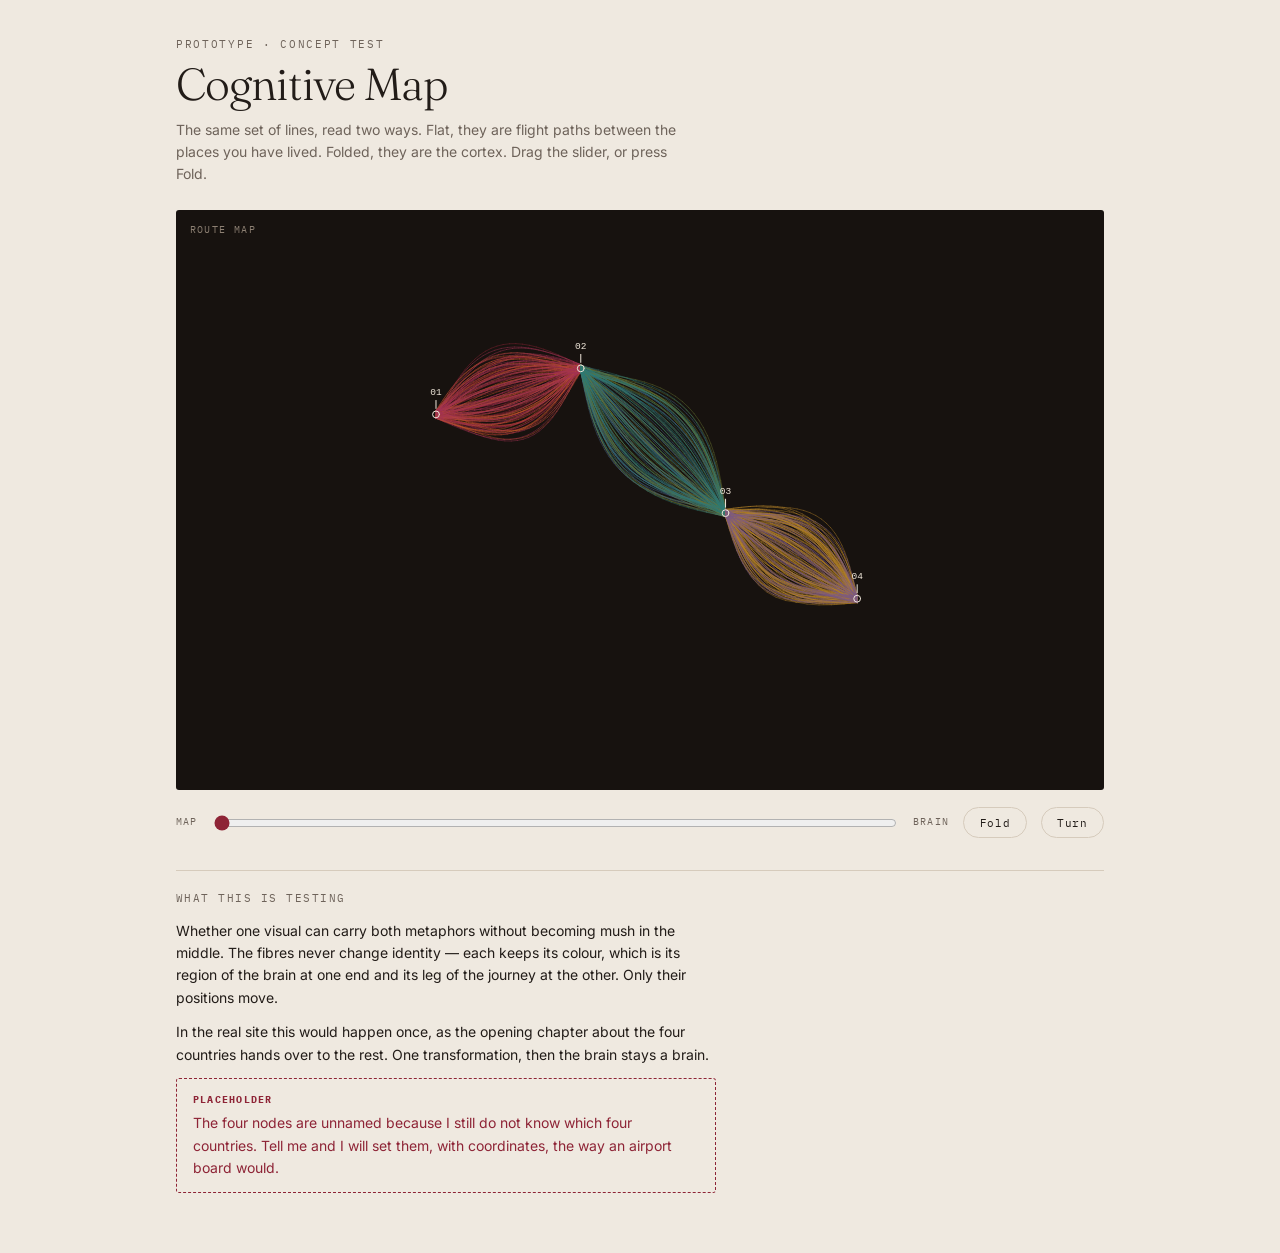
<file: prototypes/map-to-brain.html>
<!doctype html>
<html lang="en">
<head>
<meta charset="utf-8">
<meta name="viewport" content="width=device-width, initial-scale=1, viewport-fit=cover">
<title>Cognitive Map</title>
<meta name="robots" content="noindex">
<link rel="preconnect" href="https://fonts.gstatic.com" crossorigin>
<link rel="stylesheet" href="https://fonts.googleapis.com/css2?family=Fraunces:opsz,wght@9..144,300;9..144,400&family=IBM+Plex+Mono:wght@400;500&family=Inter:wght@400;500&display=swap">
<style>
  :root {
    --paper: #efe9e0; --ink: #221c18; --muted: #6e635a; --rule: #d6cbbc;
    --plate: #17120f; --plate-muted: #8d8073; --accent: #8e2436;
    --display: "Fraunces", Georgia, serif;
    --body: "Inter", "Helvetica Neue", Arial, sans-serif;
    --util: "IBM Plex Mono", ui-monospace, Menlo, monospace;
    color-scheme: light;
    padding-top: env(safe-area-inset-top, 0px);
    padding-bottom: env(safe-area-inset-bottom, 0px);
  }
  @media (prefers-color-scheme: dark) {
    :root:not([data-theme="light"]) {
      --paper: #14100e; --ink: #ece3d8; --muted: #9b8e81; --rule: #32281f; --plate: #0b0908;
      color-scheme: dark;
    }
  }
  * { box-sizing: border-box; }
  body { margin: 0; background: var(--paper); color: var(--ink); font-family: var(--body); font-size: 14px; line-height: 1.6; -webkit-font-smoothing: antialiased; }
  img { max-width: 100%; }

  .wrap {
    max-width: 60rem; margin: 0 auto;
    padding-left: max(16px, env(safe-area-inset-left, 0px));
    padding-right: max(16px, env(safe-area-inset-right, 0px));
    padding-block: 2.25rem 3rem;
  }
  .kicker { font-family: var(--util); font-size: 0.66rem; letter-spacing: 0.16em; text-transform: uppercase; color: var(--muted); margin: 0 0 0.5rem; }
  h1 { font-family: var(--display); font-weight: 300; font-size: clamp(1.9rem, 6vw, 2.8rem); letter-spacing: -0.02em; line-height: 1.04; margin: 0 0 0.7rem; text-wrap: balance; }
  .lede { margin: 0 0 1.5rem; max-width: 56ch; color: var(--muted); }

  .plate { position: relative; background: var(--plate); border-radius: 3px; overflow: hidden; aspect-ratio: 16 / 10; }
  .plate canvas { display: block; width: 100%; height: 100%; }
  .plate .state {
    position: absolute; left: 0.85rem; top: 0.75rem; margin: 0; pointer-events: none;
    font-family: var(--util); font-size: 0.62rem; letter-spacing: 0.14em; text-transform: uppercase; color: var(--plate-muted);
  }

  .controls { display: flex; flex-wrap: wrap; align-items: center; gap: 0.9rem; margin-top: 1.1rem; }
  .controls label { font-family: var(--util); font-size: 0.64rem; letter-spacing: 0.12em; text-transform: uppercase; color: var(--muted); }
  input[type="range"] { flex: 1 1 14rem; min-width: 0; accent-color: var(--accent); }
  button {
    font-family: var(--util); font-size: 0.7rem; letter-spacing: 0.06em; cursor: pointer;
    background: var(--paper); color: var(--ink); border: 1px solid var(--rule);
    border-radius: 999px; padding: 0.45rem 0.95rem;
  }
  button:hover { border-color: var(--accent); color: var(--accent); }
  :focus-visible { outline: 2px solid var(--accent); outline-offset: 3px; }

  .notes { margin-top: 2rem; padding-top: 1.2rem; border-top: 1px solid var(--rule); }
  .notes h2 { font-family: var(--util); font-size: 0.66rem; letter-spacing: 0.14em; text-transform: uppercase; color: var(--muted); font-weight: 400; margin: 0 0 0.8rem; }
  .notes p { max-width: 60ch; margin: 0 0 0.75rem; }
  .flag { border: 1px dashed var(--accent); border-radius: 3px; padding: 0.8rem 1rem; color: var(--accent); max-width: 56ch; }
  .flag b { font-family: var(--util); font-size: 0.64rem; letter-spacing: 0.12em; text-transform: uppercase; display: block; margin-bottom: 0.25rem; }
</style>
</head>
<body>
<div class="wrap">
  <p class="kicker">Prototype &middot; concept test</p>
  <h1>Cognitive Map</h1>
  <p class="lede">The same set of lines, read two ways. Flat, they are flight paths between the places you have lived. Folded, they are the cortex. Drag the slider, or press Fold.</p>

  <figure class="plate" style="margin:0">
    <canvas id="c"></canvas>
    <p class="state" id="state">Route map</p>
  </figure>

  <div class="controls">
    <label for="m">Map</label>
    <input id="m" type="range" min="0" max="1000" value="0" aria-label="Morph between route map and brain">
    <label for="m">Brain</label>
    <button id="play" type="button">Fold</button>
    <button id="spin" type="button">Turn</button>
  </div>

  <div class="notes">
    <h2>What this is testing</h2>
    <p>Whether one visual can carry both metaphors without becoming mush in the middle. The fibres never change identity &mdash; each keeps its colour, which is its region of the brain at one end and its leg of the journey at the other. Only their positions move.</p>
    <p>In the real site this would happen once, as the opening chapter about the four countries hands over to the rest. One transformation, then the brain stays a brain.</p>
    <p class="flag"><b>Placeholder</b>The four nodes are unnamed because I still do not know which four countries. Tell me and I will set them, with coordinates, the way an airport board would.</p>
  </div>
</div>

<script>
(function () {
  "use strict";

  var COLORS = ["#8e2436", "#c0562c", "#a33455", "#45688c", "#6b7a33", "#2f7a76", "#b5842a", "#7a5a86"];
  var CITIES = [
    { code: "01", x: -0.62, y:  0.26 },
    { code: "02", x: -0.18, y:  0.40 },
    { code: "03", x:  0.26, y: -0.04 },
    { code: "04", x:  0.66, y: -0.30 }
  ];

  function norm(v) { var m = Math.hypot(v[0], v[1], v[2]) || 1; return [v[0] / m, v[1] / m, v[2] / m]; }
  function dot(a, b) { return a[0] * b[0] + a[1] * b[1] + a[2] * b[2]; }
  function cross(a, b) { return [a[1] * b[2] - a[2] * b[1], a[2] * b[0] - a[0] * b[2], a[0] * b[1] - a[1] * b[0]]; }

  function mirror(list) {
    var out = [];
    list.forEach(function (b) {
      out.push(b);
      if (b.c[2] !== 0) out.push({ c: [b.c[0], b.c[1], -b.c[2]], s: b.s, w: b.w });
    });
    return out;
  }
  var CEREBRUM = mirror([
    { c: [ 0.31,  0.14, 0.12], s: 0.26, w: 1.00 },
    { c: [ 0.32, -0.09, 0.11], s: 0.21, w: 0.94 },
    { c: [ 0.05,  0.26, 0.13], s: 0.24, w: 1.00 },
    { c: [-0.19,  0.21, 0.13], s: 0.24, w: 1.00 },
    { c: [-0.41,  0.00, 0.09], s: 0.21, w: 0.92 },
    { c: [ 0.14, -0.25, 0.20], s: 0.20, w: 0.92 },
    { c: [-0.10, -0.21, 0.20], s: 0.20, w: 0.90 },
    { c: [-0.28, -0.08, 0.17], s: 0.19, w: 0.88 },
    { c: [ 0.00,  0.02, 0.00], s: 0.30, w: 0.85 }
  ]);
  var CEREBELLUM = mirror([
    { c: [-0.36, -0.27, 0.13], s: 0.17, w: 1.00 },
    { c: [-0.46, -0.28, 0.00], s: 0.14, w: 0.90 }
  ]);

  function field(p, blobs) {
    var f = 0;
    for (var i = 0; i < blobs.length; i++) {
      var b = blobs[i];
      var dx = p[0] - b.c[0], dy = p[1] - b.c[1], dz = p[2] - b.c[2];
      f += b.w * Math.exp(-(dx * dx + dy * dy + dz * dz) / (b.s * b.s));
    }
    return f;
  }
  function creases(p) {
    var lateral = p[1] + 0.52 * p[0] + 0.10;
    var side = Math.min(1, Math.abs(p[2]) / 0.18);
    var lat = Math.exp(-(lateral * lateral) / 0.0035) * side * (p[0] > -0.30 ? 1 : 0.3);
    var central = p[0] + 0.80 * p[1] - 0.17;
    var cen = Math.exp(-(central * central) / 0.0016) * (p[1] > -0.10 ? 1 : 0);
    return lat * 0.20 + cen * 0.085;
  }
  function gyriVal(u) {
    return Math.sin(u[0] * 16 + u[1] * 10.5) * Math.sin(u[1] * 14 - u[2] * 12) * Math.sin(u[2] * 18 + u[0] * 8.5);
  }
  function surfaceR(u, blobs, T, o, crease) {
    var lo = 0.01, hi = 1.0, m, p;
    for (var i = 0; i < 17; i++) {
      m = (lo + hi) * 0.5;
      p = [o[0] + u[0] * m, o[1] + u[1] * m, o[2] + u[2] * m];
      if (field(p, blobs) > T) lo = m; else hi = m;
    }
    var r = (lo + hi) * 0.5;
    r *= 1 + gyriVal(u) * 0.028;
    if (crease) r *= 1 - creases([o[0] + u[0] * r, o[1] + u[1] * r, o[2] + u[2] * r]);
    return r;
  }
  var SQ = [1, 0.86, 0.95];
  function place(u, r, o) {
    return [(o[0] + u[0] * r) * SQ[0], (o[1] + u[1] * r) * SQ[1], (o[2] + u[2] * r) * SQ[2]];
  }

  var rng = (function (s) { return function () { s = (s * 1664525 + 1013904223) % 4294967296; return s / 4294967296; }; })(20261111);
  function randUnit() {
    var z = rng() * 2 - 1, t = rng() * Math.PI * 2, r = Math.sqrt(Math.max(0, 1 - z * z));
    return [r * Math.cos(t), r * Math.sin(t), z];
  }
  function contourDir(u, prev) {
    var a = norm(cross(u, Math.abs(u[1]) > 0.9 ? [1, 0, 0] : [0, 1, 0]));
    var b = cross(u, a);
    var e = 0.03, f0 = gyriVal(u);
    var ga = (gyriVal(norm([u[0] + a[0] * e, u[1] + a[1] * e, u[2] + a[2] * e])) - f0) / e;
    var gb = (gyriVal(norm([u[0] + b[0] * e, u[1] + b[1] * e, u[2] + b[2] * e])) - f0) / e;
    var cx = -gb, cy = ga, m = Math.hypot(cx, cy) || 1;
    cx /= m; cy /= m;
    var t = [a[0] * cx + b[0] * cy, a[1] * cx + b[1] * cy, a[2] * cx + b[2] * cy];
    if (prev && dot(t, prev) < 0) t = [-t[0], -t[1], -t[2]];
    return t;
  }
  function walk(blobs, T, o, steps, step, follow, crease, bias) {
    var u = randUnit();
    var t = norm(cross(u, randUnit()));
    if (bias) {
      t = [t[0] + bias[0], t[1] + bias[1], t[2] + bias[2]];
      var d0 = dot(t, u); t = norm([t[0] - u[0] * d0, t[1] - u[1] * d0, t[2] - u[2] * d0]);
    }
    var pts = [];
    for (var i = 0; i < steps; i++) {
      pts.push(place(u, surfaceR(u, blobs, T, o, crease), o));
      var un = norm([u[0] + t[0] * step, u[1] + t[1] * step, u[2] + t[2] * step]);
      if (follow > 0) {
        var c = contourDir(un, t);
        t = [t[0] * (1 - follow) + c[0] * follow, t[1] * (1 - follow) + c[1] * follow, t[2] * (1 - follow) + c[2] * follow];
      }
      var j = randUnit();
      t = [t[0] + j[0] * 0.03, t[1] + j[1] * 0.03, t[2] + j[2] * 0.03];
      var d = dot(t, un);
      t = norm([t[0] - un[0] * d, t[1] - un[1] * d, t[2] - un[2] * d]);
      u = un;
    }
    return pts;
  }

  /* Each fibre's flat position: a bundled arc along one leg of the journey,
     pinched at the city nodes the way an edge-bundled route map behaves. */
  function legFor(colorIndex) {
    if (colorIndex <= 2) return 0;
    if (colorIndex <= 5) return 1;
    return 2;
  }
  function mapPointsFor(n, colorIndex) {
    var leg = legFor(colorIndex);
    var a = CITIES[leg], b = CITIES[leg + 1];
    var dx = b.x - a.x, dy = b.y - a.y;
    var len = Math.hypot(dx, dy) || 1;
    var px = -dy / len, py = dx / len;
    var spread = (rng() * 2 - 1) * 0.13;
    var bulge = (rng() * 2 - 1) * 0.16;
    var wob = rng() * Math.PI * 2;
    var pts = [];
    for (var i = 0; i < n; i++) {
      var t = n === 1 ? 0 : i / (n - 1);
      var pinch = Math.sin(Math.PI * t);
      pts.push([
        a.x + dx * t + px * spread * pinch,
        a.y + dy * t + py * spread * pinch + Math.sin(wob + t * 3) * 0.012,
        bulge * pinch
      ]);
    }
    return pts;
  }

  var fibres = [];
  function build() {
    var i, pts, ci;
    for (i = 0; i < 400; i++) {
      pts = walk(CEREBRUM, 1.0, [0, 0.02, 0], 26, 0.075, 0.55, true, null);
      ci = i % 8;
      fibres.push({ brain: pts, map: mapPointsFor(pts.length, ci), c: COLORS[ci] });
    }
    for (i = 0; i < 110; i++) {
      pts = walk(CEREBELLUM, 0.92, [-0.39, -0.27, 0], 16, 0.085, 0, false, [0, 0, 1]);
      fibres.push({ brain: pts, map: mapPointsFor(pts.length, 6), c: COLORS[6] });
    }
  }

  var canvas = document.getElementById("c"), ctx = canvas.getContext("2d");
  var W = 1, H = 1, DPR = 1;
  var m = 0, spin = 0, spinning = false;
  var playing = false, playDir = 1;
  var reduce = window.matchMedia("(prefers-reduced-motion: reduce)");

  function resize() {
    var r = canvas.getBoundingClientRect();
    if (!r.width) return;
    DPR = Math.min(window.devicePixelRatio || 1, 2);
    W = Math.round(r.width); H = Math.round(r.height);
    canvas.width = Math.max(1, W * DPR); canvas.height = Math.max(1, H * DPR);
    ctx.setTransform(DPR, 0, 0, DPR, 0, 0);
  }

  var cY = 1, sY = 0, cX = 1, sX = 0;
  function rot(p) {
    var x = p[0] * cY + p[2] * sY;
    var z = -p[0] * sY + p[2] * cY;
    return [x, p[1] * cX - z * sX, p[1] * sX + z * cX];
  }
  function project(q, scale) {
    var k = 2.3 / (3.0 - q[2]);
    return [W / 2 + q[0] * k * scale, H / 2 - q[1] * k * scale];
  }
  function smooth(t) { return t * t * (3 - 2 * t); }

  function draw() {
    var e = smooth(m);
    var yaw = (-0.52 * e) + spin;
    var pitch = -0.08 * e;
    cY = Math.cos(yaw); sY = Math.sin(yaw);
    cX = Math.cos(pitch); sX = Math.sin(pitch);
    var scale = Math.min(W, H) * (0.74 + 0.18 * e) * (W > H ? 1 : 0.92);

    ctx.clearRect(0, 0, W, H);
    ctx.lineJoin = "round"; ctx.lineCap = "round";

    var byColor = {};
    for (var i = 0; i < fibres.length; i++) {
      var f = fibres[i], prev = null;
      var path = byColor[f.c] || (byColor[f.c] = { front: new Path2D(), back: new Path2D() });
      for (var j = 0; j < f.brain.length; j++) {
        var a = f.map[j], b = f.brain[j];
        var q = rot([a[0] + (b[0] - a[0]) * e, a[1] + (b[1] - a[1]) * e, a[2] + (b[2] - a[2]) * e]);
        var s = project(q, scale);
        if (prev) {
          var p = ((q[2] + prev[2]) * 0.5) < -0.02 ? path.back : path.front;
          p.moveTo(prev[1], prev[2]); p.lineTo(s[0], s[1]);
        }
        prev = [q[2], s[0], s[1]];
      }
    }
    Object.keys(byColor).forEach(function (c) {
      ctx.strokeStyle = c; ctx.lineWidth = 0.68;
      ctx.globalAlpha = 0.24; ctx.stroke(byColor[c].back);
      ctx.globalAlpha = 0.62; ctx.stroke(byColor[c].front);
    });
    ctx.globalAlpha = 1;

    // city nodes, fading as the map folds
    var cityAlpha = Math.max(0, 1 - e * 1.9);
    if (cityAlpha > 0.01) {
      ctx.globalAlpha = cityAlpha;
      ctx.font = "500 9.5px ui-monospace, Menlo, monospace";
      ctx.textAlign = "center"; ctx.textBaseline = "bottom";
      CITIES.forEach(function (city) {
        var s = project(rot([city.x, city.y, 0]), scale);
        ctx.strokeStyle = "#efe6d9"; ctx.lineWidth = 1;
        ctx.beginPath(); ctx.arc(s[0], s[1], 3.4, 0, Math.PI * 2); ctx.stroke();
        ctx.beginPath(); ctx.moveTo(s[0], s[1] - 6); ctx.lineTo(s[0], s[1] - 14); ctx.stroke();
        ctx.fillStyle = "#efe6d9";
        ctx.fillText(city.code, s[0], s[1] - 17);
      });
      ctx.globalAlpha = 1;
    }
  }

  var stateEl = document.getElementById("state");
  function label() {
    stateEl.textContent = m < 0.08 ? "Route map" : m > 0.92 ? "Cortex" : "Folding";
  }

  var slider = document.getElementById("m");
  slider.addEventListener("input", function () {
    playing = false;
    m = slider.value / 1000;
    label();
  });
  document.getElementById("play").addEventListener("click", function () {
    playDir = m > 0.5 ? -1 : 1;
    playing = true;
  });
  document.getElementById("spin").addEventListener("click", function () { spinning = !spinning; });

  var last = 0;
  function frame(t) {
    var dt = last ? Math.min(t - last, 50) : 16; last = t;
    if (playing && !reduce.matches) {
      m += playDir * dt / 2600;
      if (m >= 1) { m = 1; playing = false; }
      if (m <= 0) { m = 0; playing = false; }
      slider.value = Math.round(m * 1000);
      label();
    }
    if (spinning && !reduce.matches) spin += dt * 0.00018;
    draw();
    requestAnimationFrame(frame);
  }

  build();
  resize();
  if (window.ResizeObserver) new ResizeObserver(resize).observe(canvas);
  else window.addEventListener("resize", resize);
  requestAnimationFrame(frame);
})();
</script>
</body>
</html>
</file>
<file: assets/work.css>
/* Shared by every page under /work. The tokens mirror index.html, which keeps
   its styles inline because it is the page that has to paint in one request.
   If a colour changes, change it in both. */
:root {
  --paper: #fbfbfa;
  --ink: #060606;
  --title: #313030;
  --text: #434445;
  --mute: #6f6d6b;
  --faint: #6f6d6b;
  --rule: #e3e2e0;
  --sunken: #f1f0ee;
  --accent: #8e2436;

  --sans: system-ui, "Helvetica Neue", Helvetica, Arial, sans-serif;
  --mono: ui-monospace, "SF Mono", SFMono-Regular, Menlo, monospace;

  color-scheme: light;
}
@media (prefers-color-scheme: dark) {
  :root:not([data-theme="light"]) {
    --paper: #191817; --ink: #f1eee9; --title: #ddd9d3; --text: #b4afa8;
    --mute: #969087; --faint: #8b857d; --rule: #2f2d2b; --sunken: #211f1e;
    --accent: #d4687c;
    color-scheme: dark;
  }
}
* { box-sizing: border-box; }
body {
  margin: 0; background: var(--paper); color: var(--text);
  font-family: var(--sans); font-size: 16px; line-height: 1.7;
  letter-spacing: -0.12px; -webkit-font-smoothing: antialiased;
}
a { color: inherit; text-decoration: none; }
:focus-visible { outline: 1px solid var(--accent); outline-offset: 3px; }
img { max-width: 100%; }

.wrap {
  max-width: 40rem; margin: 0 auto;
  padding: 3rem max(20px, env(safe-area-inset-left, 0px)) 6rem;
}
@media (min-width: 60rem) { .wrap { padding-top: 5rem; } }

.back {
  font-family: var(--mono); font-size: 9px; letter-spacing: 1.05px;
  text-transform: uppercase; color: var(--mute); display: inline-block; margin-bottom: 3rem;
}
.back:hover { color: var(--accent); }

.kicker {
  font-family: var(--mono); font-size: 9px; letter-spacing: 1.84px;
  text-transform: uppercase; color: var(--faint); margin: 0 0 0.9rem;
}
h1 {
  font-size: clamp(1.4rem, 3vw, 1.9rem); font-weight: 300; letter-spacing: -0.03em;
  line-height: 1.25; color: var(--ink); margin: 0 0 1.2rem;
}
.hero .sub { margin: 0 0 1.6rem; max-width: 32em; color: var(--text); }

/* role and dates as a short definition list rather than a run-on line */
.facts { margin: 0; display: grid; grid-template-columns: auto minmax(0, 1fr); gap: 0.15rem 1.1rem; max-width: 30em; }
.facts dt {
  font-family: var(--mono); font-size: 9px; letter-spacing: 1.05px;
  text-transform: uppercase; color: var(--faint); line-height: 1.9;
}
.facts dd { margin: 0; font-size: 13.5px; line-height: 1.9; color: var(--mute); }

.xp-links { margin: 1.5rem 0 0; display: flex; flex-wrap: wrap; gap: 0.4rem 1.4rem; }
.cta {
  font-family: var(--mono); font-size: 9px; letter-spacing: 1.05px;
  text-transform: uppercase; color: var(--accent); line-height: 1.9;
}
.cta::after { content: " \2192"; }
.cta.out::after { content: " \2197"; }
.cta:hover { text-decoration: underline; }

/* one section per question, in the order a reader would ask them */
.cs { margin-top: 3rem; }
.cs h2 {
  font-family: var(--mono); font-size: 10px; letter-spacing: 1.84px; text-transform: uppercase;
  font-weight: 500; color: var(--ink); margin: 0 0 1.1rem;
  padding-bottom: 0.7rem; border-bottom: 1px solid var(--rule);
}
.cs p { margin: 0 0 1.15rem; max-width: 34em; }
.cs p:last-child { margin-bottom: 0; }

.shot { display: block; position: relative; overflow: hidden; background: var(--sunken); border-radius: 2px; }
.shot-x { aspect-ratio: 16 / 10; }
.shot-in {
  position: absolute; inset: 0; display: grid; align-content: center; gap: 0.25rem;
  padding: 0.6rem; text-align: center; overflow: hidden;
}
.shot-in img { position: absolute; inset: 0; width: 100%; height: 100%; object-fit: cover; display: block; }
.shot.noimg img { display: none; }
.shot em {
  font-style: normal; font-family: var(--mono); font-size: 10px; letter-spacing: 0.3px;
  line-height: 1.3; color: var(--mute); overflow-wrap: anywhere;
}
.shot .cap { font-size: 11.5px; line-height: 1.4; color: var(--faint); }
.plates { display: grid; grid-template-columns: 1fr; gap: 1rem; margin-top: 1.5rem; }

.wip {
  margin-top: 3rem; padding: 1rem 0 0; border-top: 1px solid var(--rule);
  font-size: 13px; line-height: 1.7; color: var(--mute); max-width: 34em;
}

/* the work index: four case studies as one set */
.worklist { list-style: none; margin: 3rem 0 0; padding: 0; }
.worklist li { border-top: 1px solid var(--rule); }
.worklist li:last-child { border-bottom: 1px solid var(--rule); }
.worklist a { display: block; padding: 1.6rem 0; }
.worklist h2 {
  font-size: 16px; font-weight: 500; color: var(--ink); margin: 0 0 0.5rem;
  transition: color 0.18s ease;
}
.worklist h2::after { content: " \2192"; color: var(--accent); font-family: var(--mono); font-size: 11px; }
.worklist .sub { margin: 0 0 0.6rem; max-width: 34em; color: var(--text); }
.worklist .meta {
  font-family: var(--mono); font-size: 9px; letter-spacing: 1.05px; text-transform: uppercase;
  color: var(--faint); margin: 0;
}
.tag {
  font-family: var(--mono); font-size: 8px; letter-spacing: 1.05px; text-transform: uppercase;
  color: var(--faint); border: 1px solid var(--rule); border-radius: 2px;
  padding: 0.15rem 0.4rem; vertical-align: 2px; margin-left: 0.4rem;
}
.worklist h2 .tag::after { content: none; }
@media (hover: hover) { .worklist a:hover h2 { color: var(--accent); } }
@media (prefers-reduced-motion: reduce) { .worklist h2 { transition: none; } }

.related { margin-top: 3rem; }
.related h2 {
  font-family: var(--mono); font-size: 10px; letter-spacing: 1.84px; text-transform: uppercase;
  font-weight: 500; color: var(--ink); margin: 0 0 1rem;
  padding-bottom: 0.7rem; border-bottom: 1px solid var(--rule);
}
.related ul { list-style: none; margin: 0; padding: 0; display: flex; flex-direction: column; gap: 0.7rem; }
.related a { font-size: 14px; color: var(--title); font-weight: 500; }
.related a:hover { color: var(--accent); }
.related span { display: block; color: var(--mute); font-size: 13px; line-height: 1.6; }

footer.end {
  margin-top: 4rem; padding-top: 1.2rem; border-top: 1px solid var(--rule);
  display: flex; flex-wrap: wrap; gap: 0.5rem 1.75rem; align-items: baseline;
}
footer.end a {
  font-family: var(--mono); font-size: 9px; letter-spacing: 1.05px;
  text-transform: uppercase; color: var(--mute); line-height: 1.9;
}
footer.end a:hover { color: var(--accent); }
</file>
